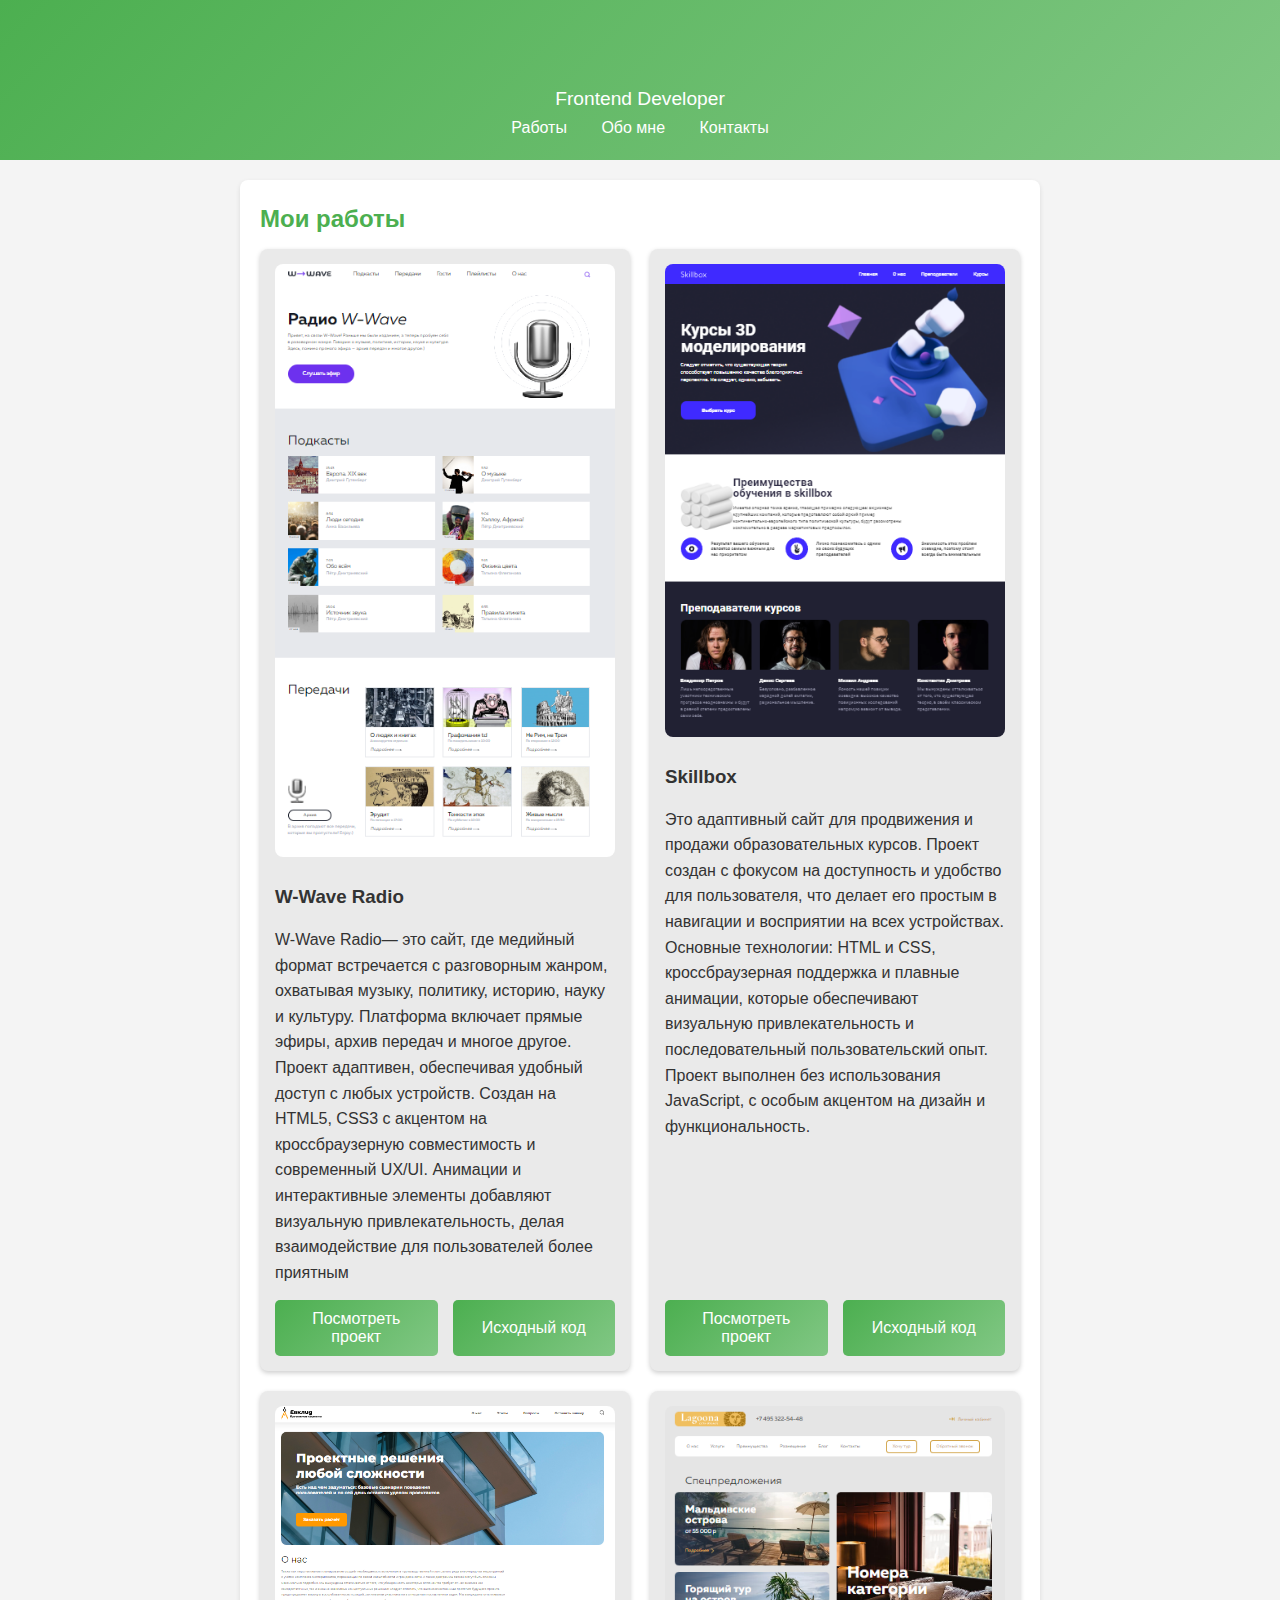
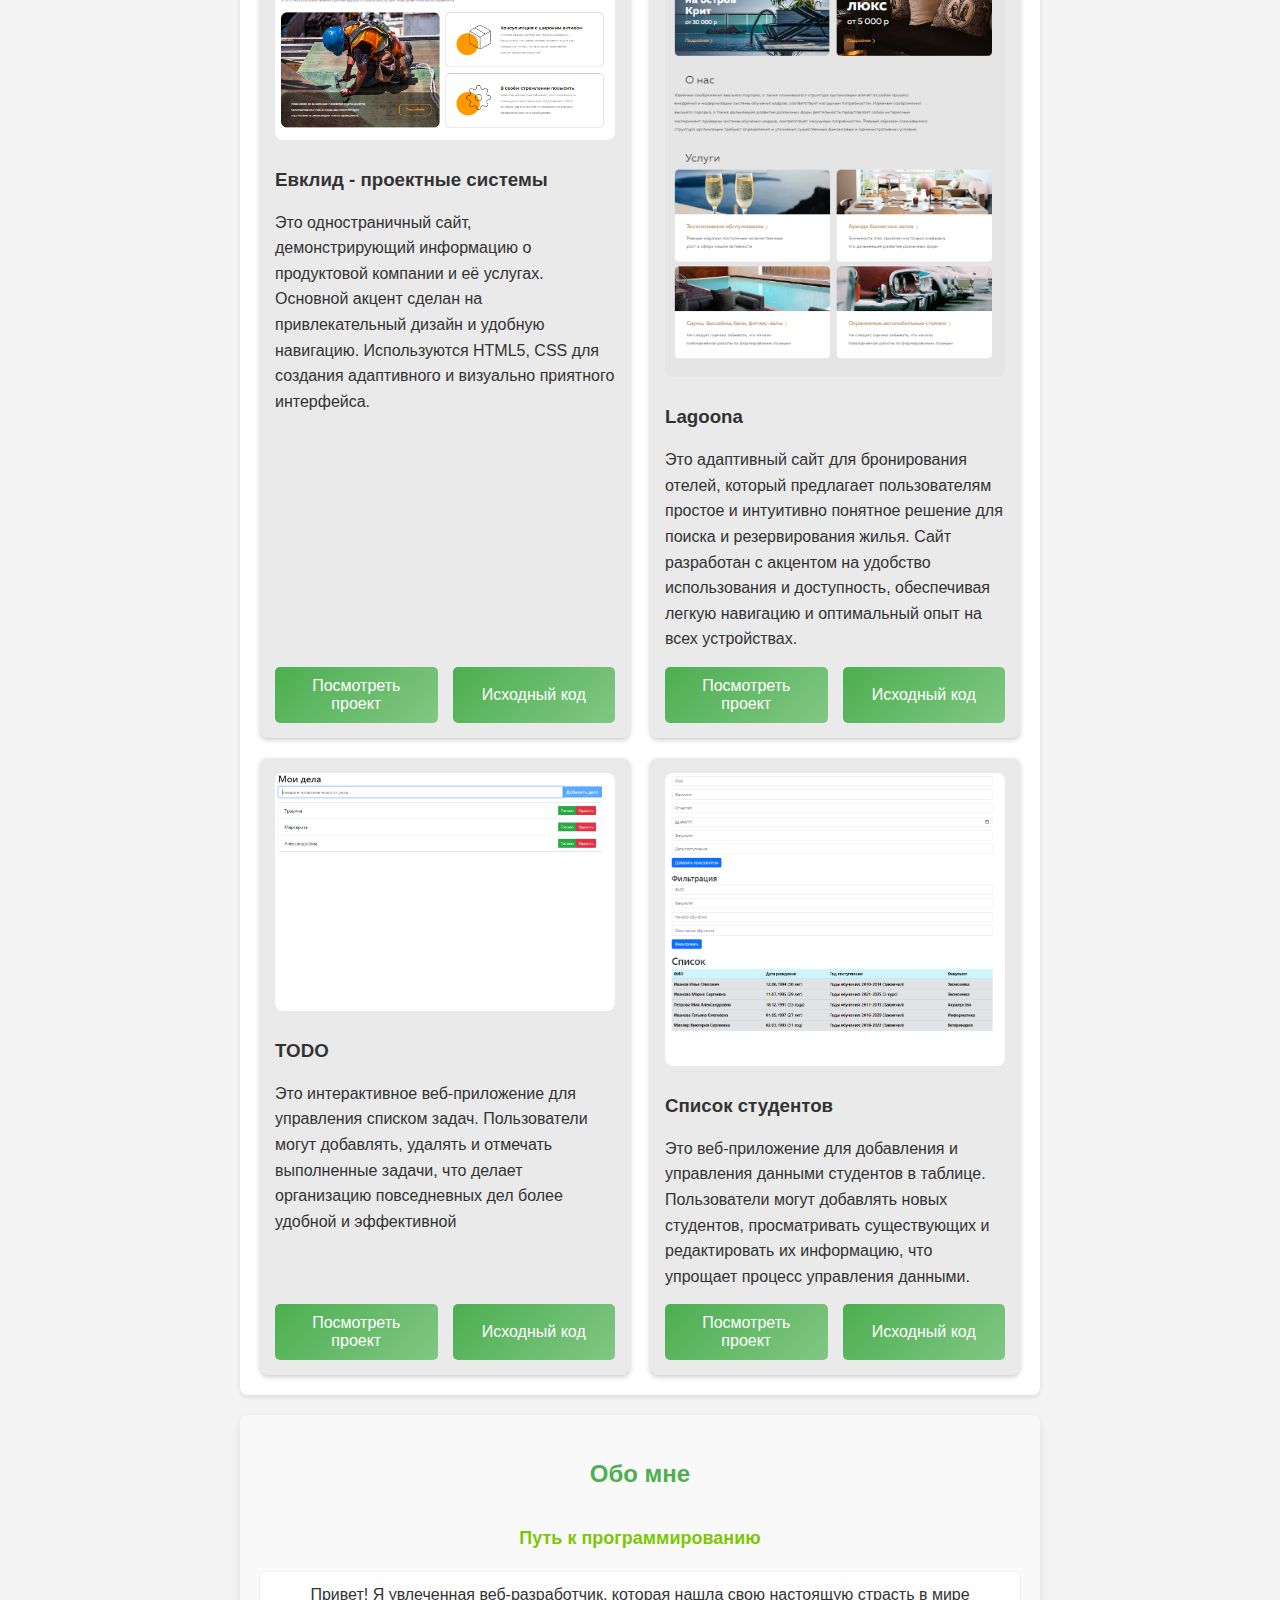
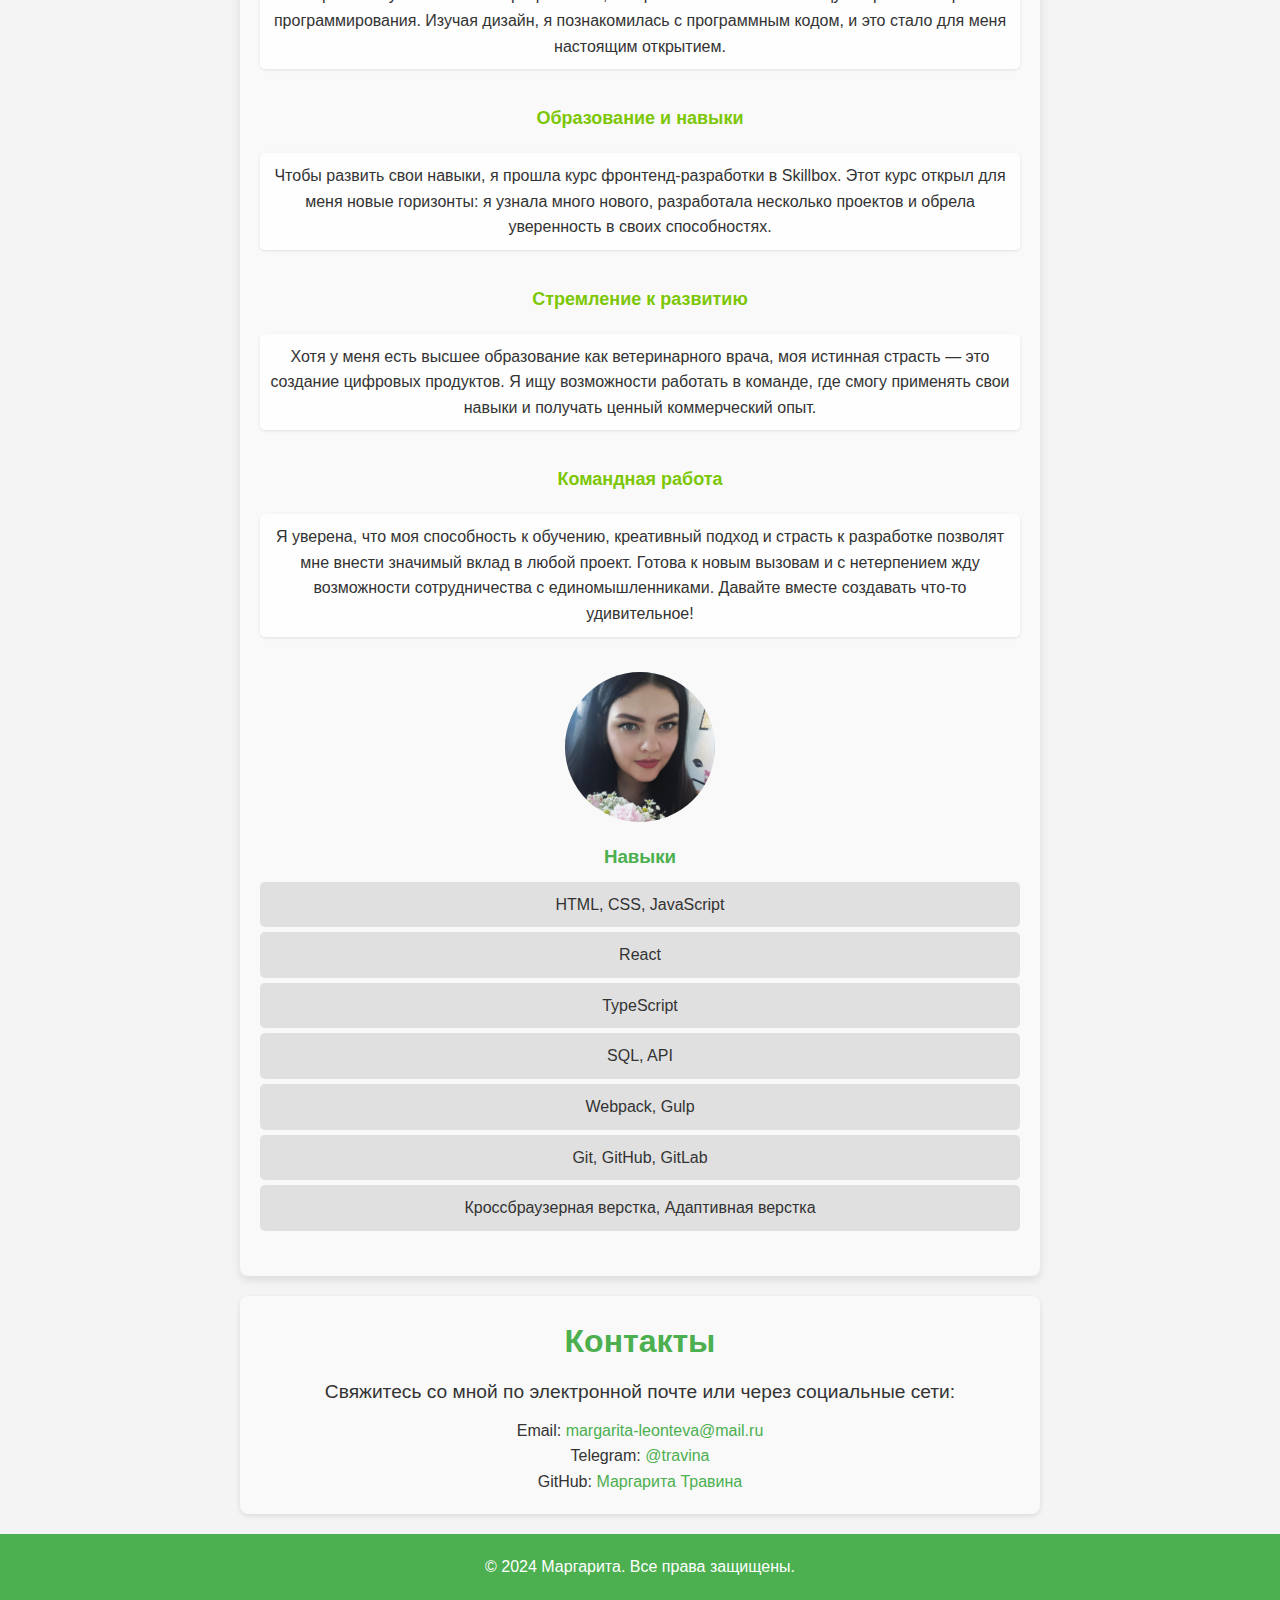
<file: index.html>
<!DOCTYPE html>
<html lang="ru">
    <head>
        <meta charset="UTF-8">
        <meta name="viewport" content="width=device-width, initial-scale=1.0">
        <title>Мое портфолио | Маргарита</title>
        <meta name="description"
            content="Портфолио Маргариты – веб-разработчика. Здесь представлены мои работы, опыт и контактная информация.">
        <link rel="stylesheet" href="style.css">
    </head>
    <body class="page">
        <header class="header">
            <h1 class="header__title">Привет! Я Маргарита</h1>
            <p class="header__subtitle">Frontend Developer</p>
            <nav class="header__nav">
                <ul class="nav__list">
                    <li class="nav__item"><a href="#projects"
                            class="nav__link">Работы</a></li>
                    <li class="nav__item"><a href="#about" class="nav__link">Обо
                            мне</a></li>
                    <li class="nav__item"><a href="#contact"
                            class="nav__link">Контакты</a></li>
                </ul>
            </nav>
        </header>
        <section id="projects" class="projects hidden">
            <h2 class="projects__title">Мои работы</h2>
            <div class="projects__container">
                <div class="project-card hidden">
                    <img src="img/project-card-1.png" alt="Проект 1"
                        class="project-card__image">
                    <h3 class="project-card__title">W-Wave Radio</h3>
                    <p class="project-card__description">W-Wave Radio— это сайт,
                        где медийный формат встречается с
                        разговорным жанром, охватывая музыку, политику, историю,
                        науку и культуру. Платформа включает прямые эфиры, архив
                        передач и многое другое. Проект адаптивен, обеспечивая
                        удобный доступ с любых устройств. Создан на HTML5, CSS3
                        с акцентом на кроссбраузерную совместимость и
                        современный UX/UI. Анимации и интерактивные элементы
                        добавляют визуальную привлекательность, делая
                        взаимодействие для пользователей более приятным</p>
                    <div class="project-card__links">
                        <button class="project-card__button"
                            onclick="window.open('https://Margarita-Travina.github.io/travina/projects/project1/', '_blank')">Посмотреть
                            проект</button>
                        <button class="project-card__button"
                            onclick="window.open('https://github.com/Margarita-Travina/travina/tree/main/projects/project1', '_blank')">Исходный
                            код</button>
                    </div>
                </div>
                <div class="project-card hidden">
                    <img src="img/project-card-2.png" alt="Проект 2"
                        class="project-card__image">
                    <h3 class="project-card__title">Skillbox</h3>
                    <p class="project-card__description">Это адаптивный сайт для
                        продвижения и продажи
                        образовательных курсов. Проект создан с фокусом на
                        доступность и удобство для пользователя, что делает его
                        простым в навигации и восприятии на всех устройствах.
                        Основные технологии: HTML и CSS, кроссбраузерная
                        поддержка и плавные анимации, которые обеспечивают
                        визуальную привлекательность и последовательный
                        пользовательский опыт. Проект выполнен без использования
                        JavaScript, с особым акцентом на дизайн и
                        функциональность.</p>
                    <div class="project-card__links">
                        <button class="project-card__button"
                            onclick="window.open('https://Margarita-Travina.github.io/travina/projects/project2/', '_blank')">Посмотреть
                            проект</button>
                        <button class="project-card__button"
                            onclick="window.open('https://github.com/Margarita-Travina/travina/tree/main/projects/project2', '_blank')">Исходный
                            код</button>
                    </div>
                </div> <div class="project-card hidden">
                    <img src="img/project-card-3.png" alt="Проект 3"
                        class="project-card__image">
                    <h3 class="project-card__title">Евклид - проектные
                        системы</h3>
                    <p class="project-card__description">Это одностраничный
                        сайт, демонстрирующий информацию о
                        продуктовой компании и её услугах. Основной акцент
                        сделан на привлекательный дизайн и удобную навигацию.
                        Используются HTML5, CSS для создания адаптивного и
                        визуально приятного интерфейса.</p>
                    <div class="project-card__links">
                        <button class="project-card__button"
                            onclick="window.open('https://Margarita-Travina.github.io/travina/projects/project3/', '_blank')">Посмотреть
                            проект</button>
                        <button class="project-card__button"
                            onclick="window.open('https://github.com/Margarita-Travina/travina/tree/main/projects/project3', '_blank')">Исходный
                            код</button>
                    </div>
                </div> <div class="project-card hidden">
                    <img src="img/project-card-4.png" alt="Проект 4"
                        class="project-card__image">
                    <h3 class="project-card__title">Lagoona</h3>
                    <p class="project-card__description">Это адаптивный сайт для
                        бронирования отелей, который
                        предлагает пользователям простое и интуитивно понятное
                        решение для поиска и резервирования жилья. Сайт
                        разработан с акцентом на удобство использования и
                        доступность, обеспечивая легкую навигацию и оптимальный
                        опыт на всех устройствах.</p>
                    <div class="project-card__links">
                        <button class="project-card__button"
                            onclick="window.open('https://Margarita-Travina.github.io/travina/projects/project4/', '_blank')">Посмотреть
                            проект</button>
                        <button class="project-card__button"
                            onclick="window.open('https://github.com/Margarita-Travina/travina/tree/main/projects/project4', '_blank')">Исходный
                            код</button>
                    </div>
                </div> <div class="project-card hidden">
                    <img src="img/project-card-5.png" alt="Проект 5"
                        class="project-card__image">
                    <h3 class="project-card__title">TODO</h3>
                    <p class="project-card__description"> Это интерактивное
                        веб-приложение для управления списком
                        задач. Пользователи могут добавлять, удалять и отмечать
                        выполненные задачи, что делает организацию повседневных
                        дел более удобной и эффективной</p>
                    <div class="project-card__links">
                        <button class="project-card__button"
                            onclick="window.open('https://Margarita-Travina.github.io/travina/projects/project5/', '_blank')">Посмотреть
                            проект</button>
                        <button class="project-card__button"
                            onclick="window.open('https://github.com/Margarita-Travina/travina/tree/main/projects/project5', '_blank')">Исходный
                            код</button>
                    </div>
                </div> <div class="project-card hidden">
                    <img src="img/project-card-6.png" alt="Проект 6"
                        class="project-card__image">
                    <h3 class="project-card__title">Список студентов</h3>
                    <p class="project-card__description">Это веб-приложение для
                        добавления и управления данными
                        студентов в таблице. Пользователи могут добавлять новых
                        студентов, просматривать существующих и редактировать их
                        информацию, что упрощает процесс управления данными.</p>
                    <div class="project-card__links">
                        <button class="project-card__button"
                            onclick="window.open('https://Margarita-Travina.github.io/travina/projects/project6/', '_blank')">Посмотреть
                            проект</button>
                        <button class="project-card__button"
                            onclick="window.open('https://github.com/Margarita-Travina/travina/tree/main/projects/project6', '_blank')">Исходный
                            код</button>
                    </div>
                </div>
            </div>
        </section>
        <section id="about" class="about hidden">
            <h2 class="about__title">Обо мне</h2>
            <div class="about__container">
                <h3 class="about__heading">Путь к программированию</h3>
                <p class="about__text">Привет! Я увлеченная веб-разработчик,
                    которая нашла свою настоящую страсть в мире
                    программирования. Изучая дизайн, я познакомилась с
                    программным кодом, и это стало для меня настоящим
                    открытием.</p>

                <h3 class="about__heading">Образование и навыки</h3>
                <p class="about__text">Чтобы развить свои навыки, я прошла курс
                    фронтенд-разработки в Skillbox. Этот курс открыл для меня
                    новые горизонты: я узнала много нового, разработала
                    несколько проектов и обрела уверенность в своих
                    способностях.</p>

                <h3 class="about__heading">Стремление к развитию</h3>
                <p class="about__text">Хотя у меня есть высшее образование как
                    ветеринарного врача, моя истинная страсть — это создание
                    цифровых продуктов. Я ищу возможности работать в команде,
                    где смогу применять свои навыки и получать ценный
                    коммерческий опыт.</p>

                <h3 class="about__heading">Командная работа</h3>
                <p class="about__text">Я уверена, что моя способность к
                    обучению, креативный подход и страсть к разработке позволят
                    мне внести значимый вклад в любой проект. Готова к новым
                    вызовам и с нетерпением жду возможности сотрудничества с
                    единомышленниками. Давайте вместе создавать что-то
                    удивительное!</p>

                <img src="img/my-photo.jpg" alt="Моя фотография"
                    class="about__photo">
            </div>
            <div class="skills">
                <h3 class="skills__title">Навыки</h3>
                <ul class="skills__list">
                    <li class="skills__item">HTML, CSS, JavaScript</li>
                    <li class="skills__item">React</li>
                    <li class="skills__item">TypeScript</li>
                    <li class="skills__item">SQL, API</li>
                    <li class="skills__item">Webpack, Gulp</li>
                    <li class="skills__item">Git, GitHub, GitLab</li>
                    <li class="skills__item">Кроссбраузерная верстка, Адаптивная
                        верстка</li>
                </ul>
            </div>
        </section>
        <section id="contact" class="visible contact">
            <h2 class="contact__title">Контакты</h2>
            <p class="contact__description">Свяжитесь со мной по электронной
                почте или через социальные
                сети:</p>
            <p class="contact__email">Email: <a
                    href="mailto:margarita-leonteva@mail.ru"
                    class="contact__link">margarita-leonteva@mail.ru</a></p>
            <p class="contact__telegram">Telegram: <a
                    href="https://t.me/travina_margarita"
                    class="contact__link">@travina</a></p>
            <p class="contact__github">GitHub: <a
                    href="https://github.com/Margarita-Travina"
                    class="contact__link">Маргарита
                    Травина</a></p>
        </section>
        <footer class="footer">
            <p class="footer__text">&copy; 2024 Маргарита. Все права
                защищены.</p>
        </footer>
        <script src="script.js"></script>
    </body>
</html>
</file>
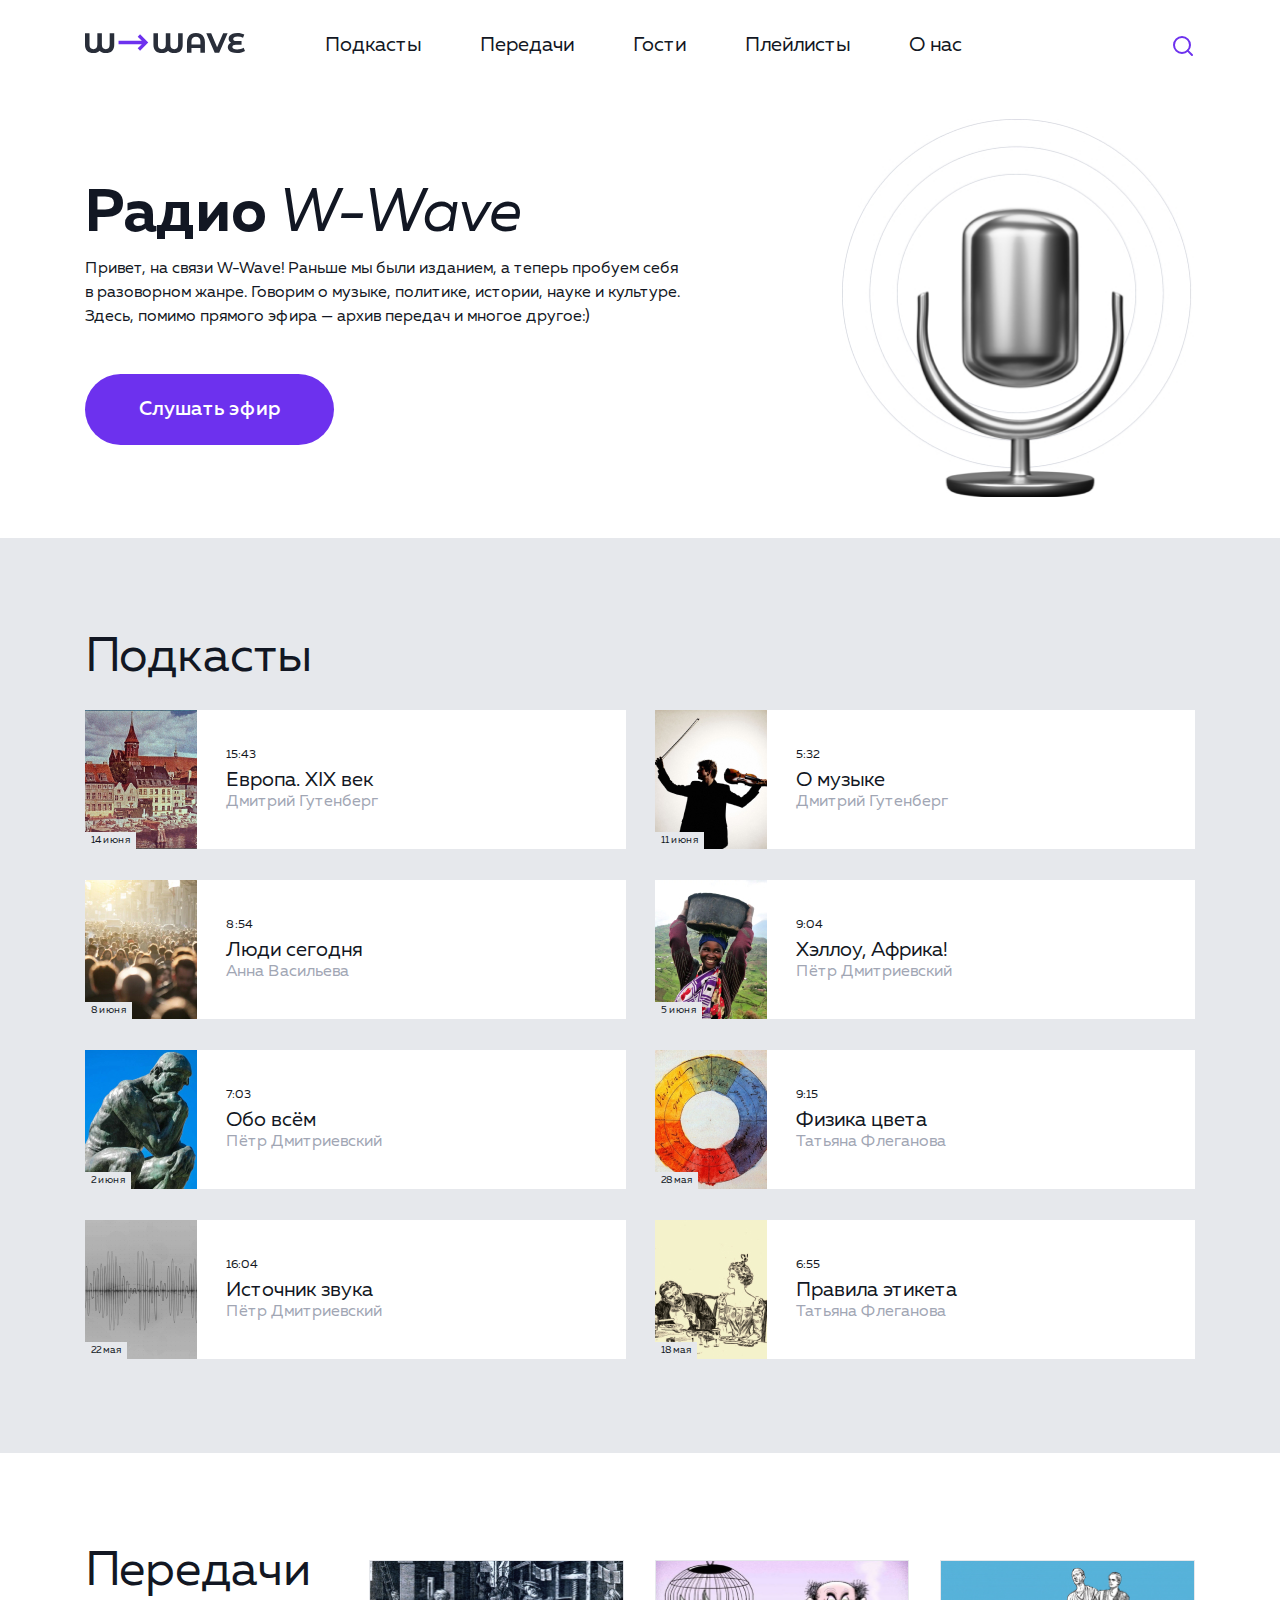
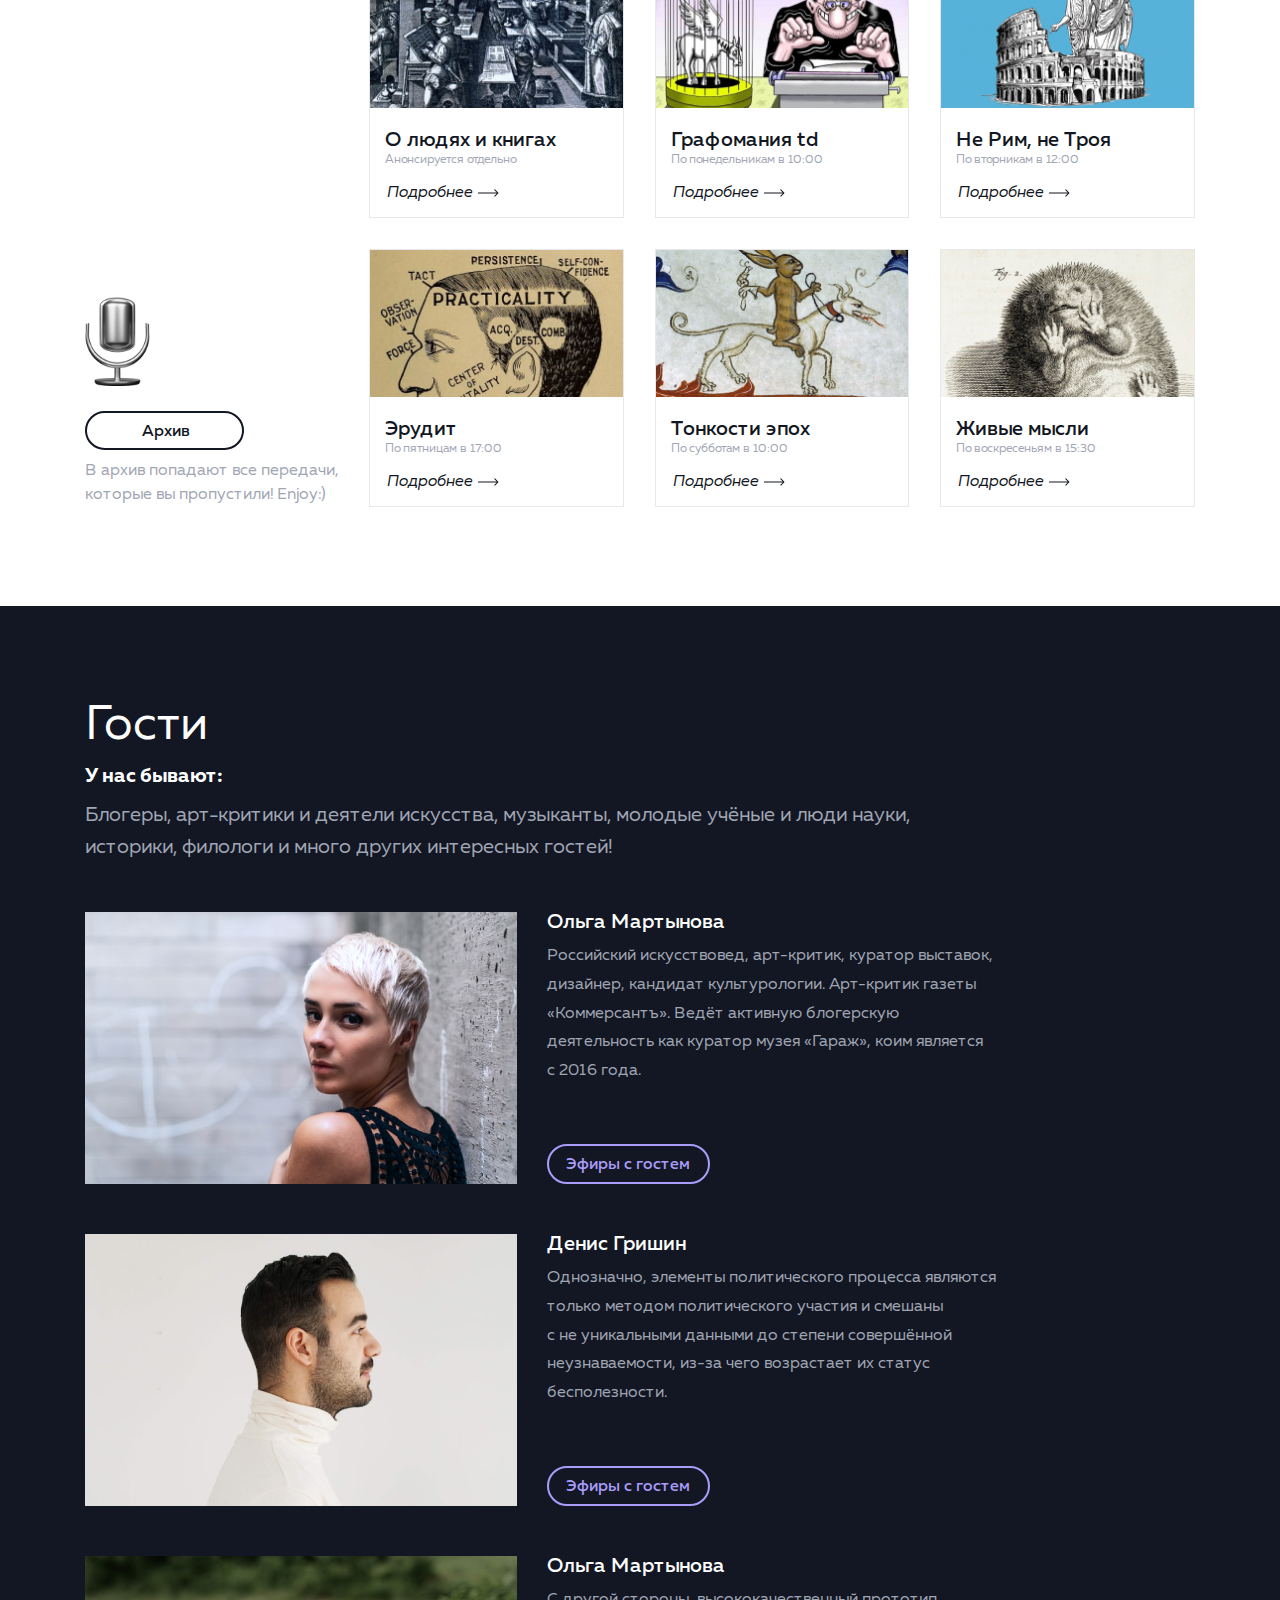
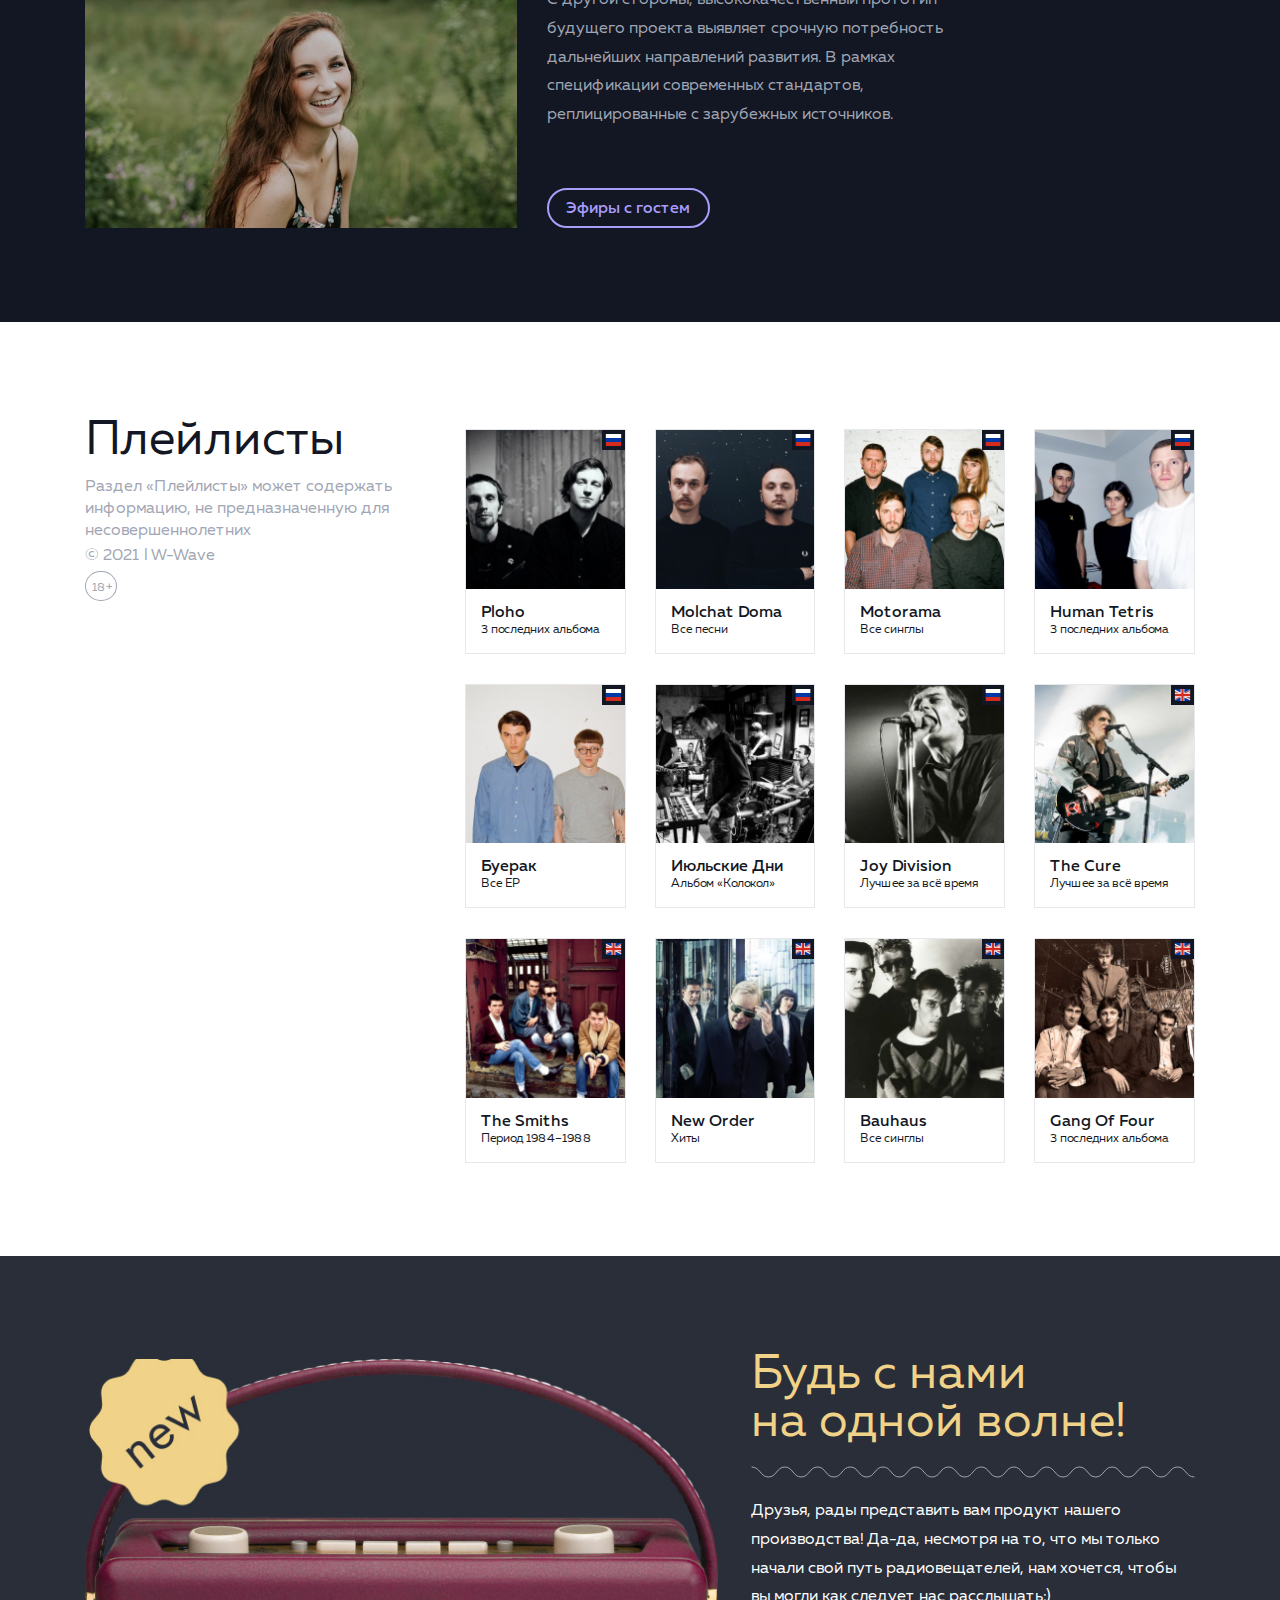
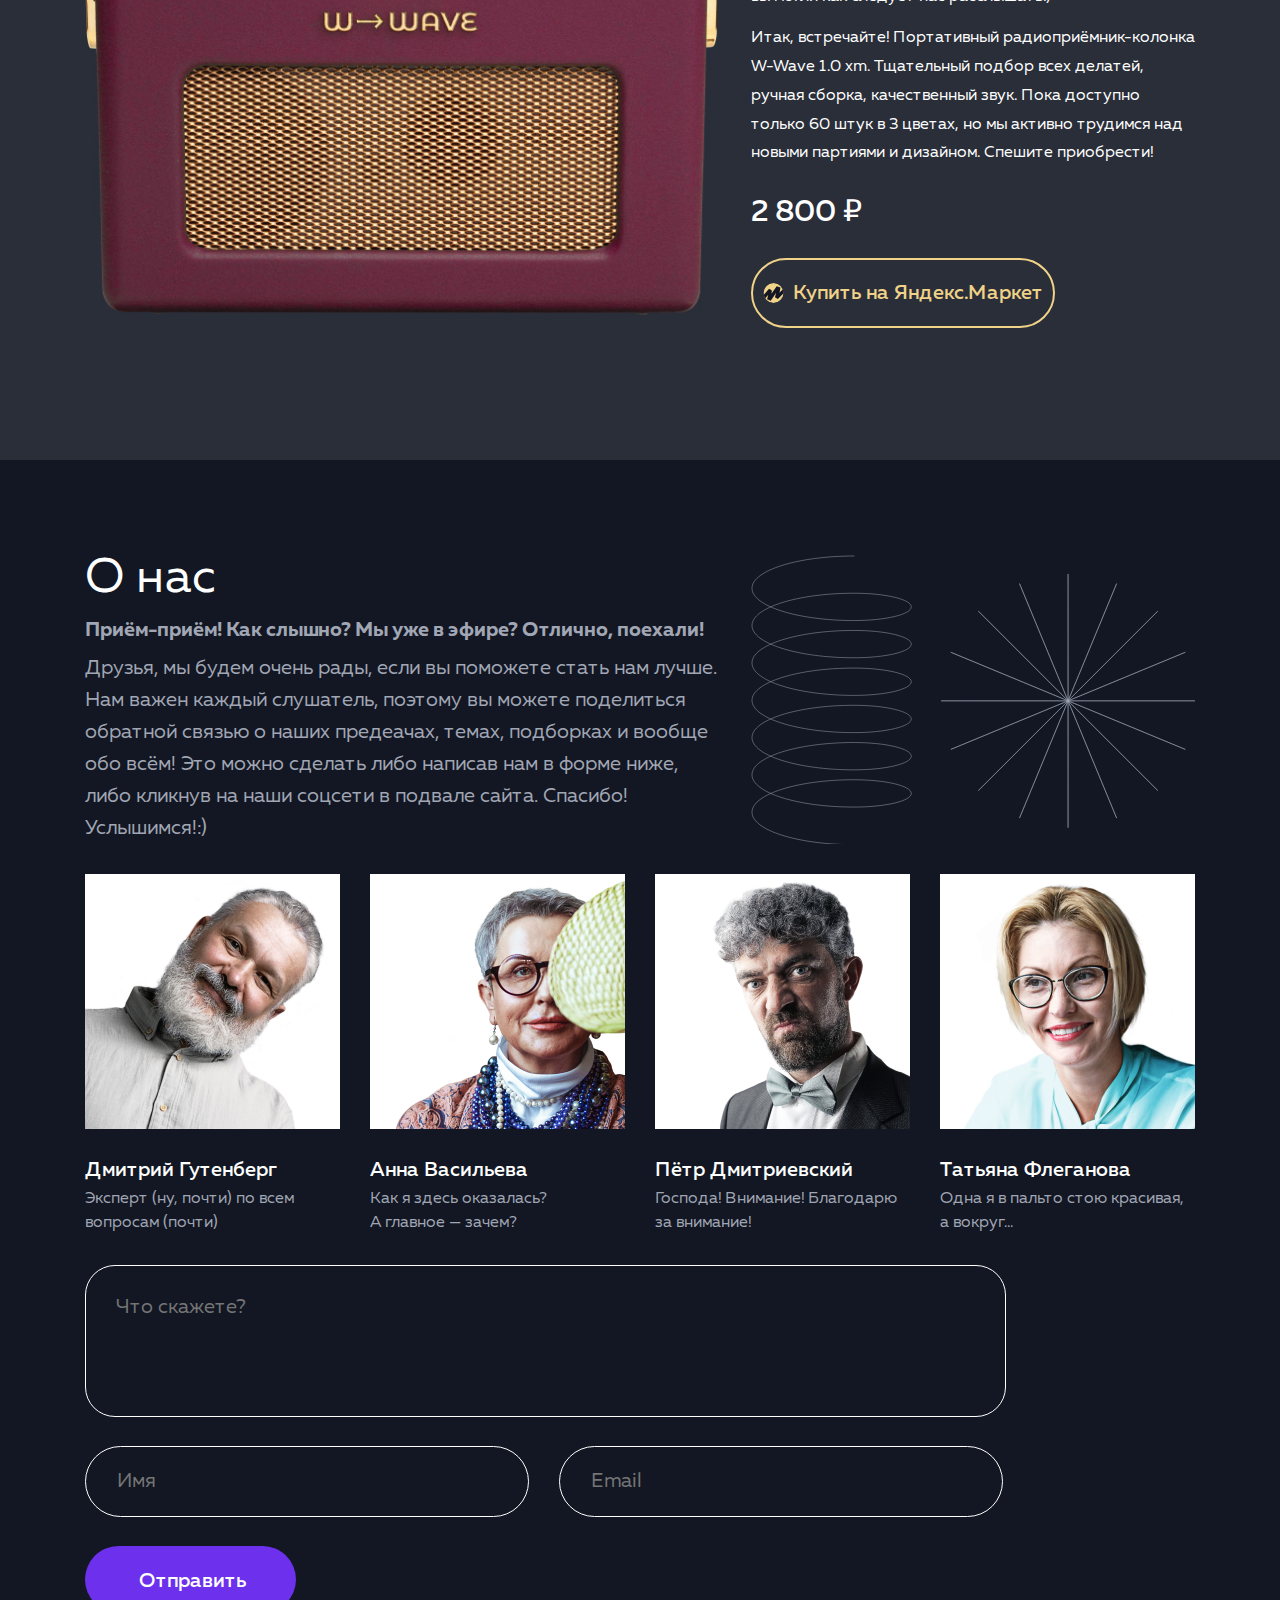
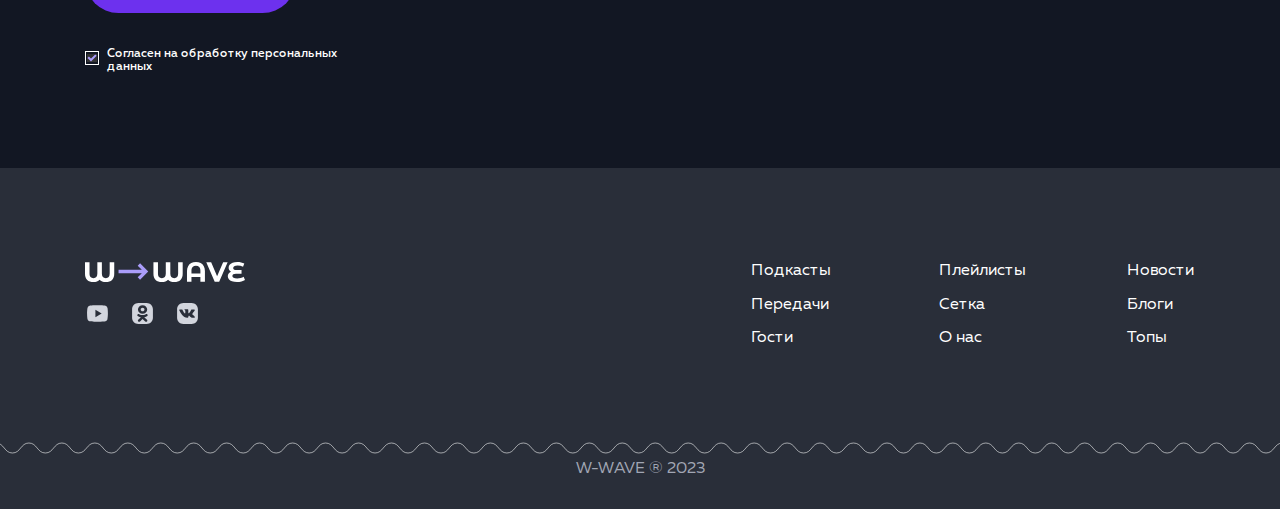
<file: projects/project1/index.html>
<!DOCTYPE html>
<html lang="ru">
  <head>
    <meta charset="UTF-8">
    <meta http-equiv="X-UA-Compatible" content="IE=edge">
    <meta name="viewport" content="width=device-width, initial-scale=1.0">
    <link rel="stylesheet" href="css/normalize.css">
    <link rel="stylesheet" href="css/style.css">
    <link rel="stylesheet" href="css/media.css">
    <link type="image/svg+xml" href="img/favicon.svg" rel="icon">
    <link type="image/svg+xml" href="img/favicon.svg" rel="shortcut icon">
    <title>W-Wave Radio</title>
  </head>

  <body class="page">
    <header class="header">
      <div class="container header__container flex">
        <a class="header__logo-link" href="#">
          <img
            class="header__logo logo"
            src="img/logo.svg"
            alt="Официальная страница компании wave">
        </a>
        <nav class="header__nav nav">
          <ul class="list-reset nav__list flex">
            <li class="nav__item">
              <a
                class="nav__link"
                href="#podcasts">Подкасты
              </a>
            </li>
            <li class="nav__item">
              <a
                class="nav__link"
                href="#transfers">Передачи</a>
            </li>
            <li class="nav__item">
              <a
                class="nav__link"
                href="#guests">Гости</a>
            </li>
            <li class="nav__item">
              <a
                class="nav__link"
                href="#playlists">Плейлисты</a>
            </li>
            <li class="nav__item">
              <a
                class="nav__link"
                href="#information">О&nbsp;нас</a>
            </li>
          </ul>
        </nav>
        <button
          class="header__button btn-reset disabled"
          aria-label="Показать форму поиска по сайту">
          <svg
            width="24"
            height="24"
            viewBox="0 0 24 24"
            fill="none"
            xmlns="http://www.w3.org/2000/svg">
            <path
              d="M11 19C15.4183 19 19 15.4183 19 11C19 6.58172 15.4183 3 11 3C6.58172 3 3 6.58172 3 11C3 15.4183 6.58172 19 11 19Z"
              stroke="#6D31EE"
              stroke-width="2"
              stroke-linecap="round"
              stroke-linejoin="round" />
            <path
              d="M21 21L16.65 16.65"
              stroke="#6D31EE"
              stroke-width="2"
              stroke-linecap="round"
              stroke-linejoin="round" />
          </svg>
        </button>
      </div>
    </header>
    <section class="hero flex" id="hero">
      <div class="container">
        <div class="hero__container">
          <div class="hero__content">
            <h1 class="hero__title">
              Радио
              <span class="hero__title-desc">W-Wave</span>
            </h1>
            <p class="hero__desc">
              Привет, на&nbsp;связи W-Wave! Раньше мы&nbsp;были изданием,
              а&nbsp;теперь пробуем себя в&nbsp;разоворном жанре. Говорим
              о&nbsp;музыке, политике, истории, науке и&nbsp;культуре. Здесь,
              помимо прямого эфира&nbsp;&mdash; архив передач и&nbsp;многое
              другое:)
            </p>
            <a class="hero__btn btn-blue btn-reset" href="#">Слушать эфир</a>
          </div>
        </div>
      </div>
    </section>
    <section class="podcasts" id="podcasts">
      <div class="container">
        <h2 class="podcasts__title section-title">Подкасты</h2>
        <ul class="podcasts__list flex">
          <li class="podcasts__item">
            <time class="podcasts__item-date"
              datetime="06-14">14&nbsp;июня</time>
            <picture class="podcasts__item-img">
              <source
                srcset="img/podcasts-1-320.jpg"
                media="(max-width: 634px)">
              <img
                class="podcasts__item-img-list"
                src="img/podcasts-1-1920.jpg"
                alt="Дома 19 века на берегу">
            </picture>
            <div class="podcasts__item-content">
              <time class="podcasts__item-time" datetime="15:43:00"> 15:43
              </time>
              <h3 class="podcasts__item-text item-content-title">Европа. XIX
                век</h3>
              <p class="podcasts__item-text-bt">Дмитрий Гутенберг</p>
            </div>
          </li>
          <li class="podcasts__item">
            <time class="podcasts__item-date"
              datetime="06-11">11&nbsp;июня</time>
            <picture class="podcasts__item-img">
              <source
                srcset="img/podcasts-2-320.jpg"
                media="(max-width: 634px)">
              <img
                class="podcasts__item-img-list"
                src="img/podcasts-2-1920.jpg"
                alt="Музыкант со скрипкой">
            </picture>
            <div class="podcasts__item-content">
              <time class="podcasts__item-time" datetime="05:32:00"> 5:32
              </time>
              <h3
                class="podcasts__item-text item-content-title">О&nbsp;музыке</h3>
              <p class="podcasts__item-text-bt">Дмитрий Гутенберг</p>
            </div>
          </li>
          <li class="podcasts__item">
            <time class="podcasts__item-date"
              datetime="06-08">8&nbsp;июня</time>
            <picture class="podcasts__item-img">
              <source
                srcset="img/podcasts-3-320.jpg"
                media="(max-width: 634px)">
              <img class="podcasts__item-img-list" src="img/podcasts-3-1920.jpg"
                alt="Многолюдная улицы">
            </picture>
            <div class="podcasts__item-content">
              <time class="podcasts__item-time" datetime="08:54:00"> 8:54
              </time>
              <h3 class="podcasts__item-text item-content-title">Люди
                сегодня</h3>
              <p class="podcasts__item-text-bt">Анна Васильева</p>
            </div>
          </li>
          <li class="podcasts__item">
            <time class="podcasts__item-date"
              datetime="06-05">5&nbsp;июня</time>
            <picture class="podcasts__item-img">
              <source
                srcset="img/podcasts-4-320.jpg"
                media="(max-width: 634px)">
              <img
                class="podcasts__item-img-list"
                src="img/podcasts-4-1920.jpg"
                alt="Темнокожая женщина с красивой улыбкой">
            </picture>
            <div class="podcasts__item-content">
              <time class="podcasts__item-time" datetime="09:04:00"> 9:04
              </time>
              <h3 class="podcasts__item-text item-content-title">Хэллоу,
                Африка!</h3>
              <p class="podcasts__item-text-bt">Пётр Дмитриевский</p>
            </div>
          </li>
          <li class="podcasts__item">
            <time class="podcasts__item-date"
              datetime="06-02">2&nbsp;июня</time>
            <picture class="podcasts__item-img">
              <source
                srcset="img/podcasts-5-320.jpg"
                media="(max-width: 634px)">
              <img
                class="podcasts__item-img-list"
                src="img/podcasts-5-1920.jpg"
                alt="Статуя задумчивого мужчины">
            </picture>
            <div class="podcasts__item-content">
              <time class="podcasts__item-time" datetime="07:03:00"> 7:03
              </time>
              <h3 class="podcasts__item-text item-content-title">Обо всём</h3>
              <p class="podcasts__item-text-bt">Пётр Дмитриевский</p>
            </div>
          </li>
          <li class="podcasts__item">
            <time class="podcasts__item-date"
              datetime="05-28">28&nbsp;мая</time>
            <picture class="podcasts__item-img">
              <source
                srcset="img/podcasts-6-320.jpg"
                media="(max-width: 634px)">
              <img
                class="podcasts__item-img-list"
                src="img/podcasts-6-1920.jpg"
                alt="Круг с переходом цвета">
            </picture>
            <div class="podcasts__item-content">
              <time class="podcasts__item-time" datetime="09:15:00"> 9:15
              </time>
              <h3 class="podcasts__item-text item-content-title">Физика
                цвета</h3>
              <p class="podcasts__item-text-bt">Татьяна Флеганова</p>
            </div>
          </li>
          <li class="podcasts__item">
            <time class="podcasts__item-date"
              datetime="05-22">22&nbsp;мая</time>
            <picture class="podcasts__item-img">
              <source
                srcset="img/podcasts-7-320.jpg"
                media="(max-width: 634px)">
              <img
                class="podcasts__item-img-list"
                src="img/podcasts-7-1920.jpg"
                alt="Визуальный эквалайзер">
            </picture>
            <div class="podcasts__item-content">
              <time class="podcasts__item-time" datetime="16:04:00"> 16:04
              </time>
              <h3 class="podcasts__item-text item-content-title">Источник
                звука</h3>
              <p class="podcasts__item-text-bt">Пётр Дмитриевский</p>
            </div>
          </li>
          <li class="podcasts__item">
            <time class="podcasts__item-date"
              datetime="05-18">18&nbsp;мая</time>
            <picture class="podcasts__item-img">
              <source
                srcset="img/podcasts-8-320.jpg"
                media="(max-width: 634px)">
              <img
                class="podcasts__item-img-list"
                src="img/podcasts-8-1920.jpg"
                alt="Джентельмен с дамой за столом">
            </picture>
            <div class="podcasts__item-content">
              <time class="podcasts__item-time" datetime="06:55:00"> 6:55
              </time>
              <h3 class="podcasts__item-text item-content-title">Правила
                этикета</h3>
              <p class="podcasts__item-text-bt">Татьяна Флеганова</p>
            </div>
          </li>
        </ul>
      </div>
    </section>
    <section class="transfers flex" id="transfers">
      <div class="container">
        <div class="transfers__container flex">
          <h2 class="transfers__title section-title">Передачи</h2>
          <ul class="transfers__right-list flex">
            <li class="transfers__right-item">
              <picture class="transfers__item-img">
                <source
                  srcset="img/transfers-1-320.jpg"
                  media="(max-width: 634px)">
                <source
                  srcset="img/transfers-1-768.jpg"
                  media="(max-width: 907px)">
                <img
                  class="transfers__item-img-list"
                  src="img/transfers-1-1920.jpg"
                  alt="Черно белый рисунок старой библиотеки">
              </picture>
              <div class="transfers__right-item-content">
                <h3 class="transfers__right-item-title item-content-title">
                  О&nbsp;людях и&nbsp;книгах
                </h3>
                <p class="transfers__right-item-text">Анонсируется отдельно</p>
                <a class="transfers__right-item-link" href="#">Подробнее
                  <svg
                    width="30"
                    height="12"
                    viewBox="0 0 28 12"
                    fill="none"
                    xmlns="http://www.w3.org/2000/svg">
                    <path
                      d="M24.3536 6.35355C24.5488 6.15829 24.5488 5.84171 24.3536 5.64645L21.1716 2.46447C20.9763 2.2692 20.6597 2.2692 20.4645 2.46447C20.2692 2.65973 20.2692 2.97631 20.4645 3.17157L23.2929 6L20.4645 8.82843C20.2692 9.02369 20.2692 9.34027 20.4645 9.53553C20.6597 9.7308 20.9763 9.7308 21.1716 9.53553L24.3536 6.35355ZM4 6.5H24V5.5H4V6.5Z"
                      fill="#121723" />
                  </svg>
                </a>
              </div>
            </li>
            <li class="transfers__right-item">
              <picture class="transfers__item-img">
                <source
                  srcset="img/transfers-2-320.jpg"
                  media="(max-width: 634px)">
                <source
                  srcset="img/transfers-2-768.jpg"
                  media="(max-width: 907px)">
                <img
                  class="transfers__item-img-list"
                  src="img/transfers-2-1920.jpg"
                  alt="Персонаж с выраженой графоманией">
              </picture>
              <div class="transfers__right-item-content">
                <h3
                  class="transfers__right-item-title item-content-title">Графомания&nbsp;td</h3>
                <p class="transfers__right-item-text">
                  По&nbsp;понедельникам в&nbsp;10:00
                </p>
                <a class="transfers__right-item-link" href="#">
                  Подробнее
                  <svg
                    width="30"
                    height="12"
                    viewBox="0 0 28 12"
                    fill="none"
                    xmlns="http://www.w3.org/2000/svg">
                    <path
                      d="M24.3536 6.35355C24.5488 6.15829 24.5488 5.84171 24.3536 5.64645L21.1716 2.46447C20.9763 2.2692 20.6597 2.2692 20.4645 2.46447C20.2692 2.65973 20.2692 2.97631 20.4645 3.17157L23.2929 6L20.4645 8.82843C20.2692 9.02369 20.2692 9.34027 20.4645 9.53553C20.6597 9.7308 20.9763 9.7308 21.1716 9.53553L24.3536 6.35355ZM4 6.5H24V5.5H4V6.5Z"
                      fill="#121723" />
                  </svg>
                </a>
              </div>
            </li>
            <li class="transfers__right-item">
              <picture class="transfers__item-img">
                <source
                  srcset="img/transfers-3-320.jpg"
                  media="(max-width: 634px)">
                <source
                  srcset="img/transfers-3-768.jpg"
                  media="(max-width: 907px)">
                <img
                  class="transfers__item-img-list"
                  src="img/transfers-3-1920.jpg"
                  alt="Колизей с двумя римлянами в традиционной одежде">
              </picture>
              <div class="transfers__right-item-content">
                <h3 class="transfers__right-item-title item-content-title">
                  Не&nbsp;Рим, не&nbsp;Троя
                </h3>
                <p class="transfers__right-item-text">
                  По&nbsp;вторникам в&nbsp;12:00
                </p>
                <a class="transfers__right-item-link" href="#">
                  Подробнее
                  <svg
                    width="30"
                    height="12"
                    viewBox="0 0 28 12"
                    fill="none"
                    xmlns="http://www.w3.org/2000/svg">
                    <path
                      d="M24.3536 6.35355C24.5488 6.15829 24.5488 5.84171 24.3536 5.64645L21.1716 2.46447C20.9763 2.2692 20.6597 2.2692 20.4645 2.46447C20.2692 2.65973 20.2692 2.97631 20.4645 3.17157L23.2929 6L20.4645 8.82843C20.2692 9.02369 20.2692 9.34027 20.4645 9.53553C20.6597 9.7308 20.9763 9.7308 21.1716 9.53553L24.3536 6.35355ZM4 6.5H24V5.5H4V6.5Z"
                      fill="#121723" />
                  </svg>
                </a>
              </div>
            </li>
            <li class="transfers__right-item">
              <picture class="transfers__item-img">
                <source
                  srcset="img/transfers-4-320.jpg"
                  media="(max-width: 634px)">
                <source
                  srcset="img/transfers-4-768.jpg"
                  media="(max-width: 907px)">
                <img
                  class="transfers__item-img-list"
                  src="img/transfers-4-1920.jpg"
                  alt="Голова мужчины с надписями на латыни">
              </picture>
              <div class="transfers__right-item-content">
                <h3
                  class="transfers__right-item-title item-content-title">Эрудит</h3>
                <p class="transfers__right-item-text">
                  По&nbsp;пятницам в&nbsp;17:00
                </p>
                <a class="transfers__right-item-link" href="#">
                  Подробнее
                  <svg
                    width="30"
                    height="12"
                    viewBox="0 0 28 12"
                    fill="none"
                    xmlns="http://www.w3.org/2000/svg">
                    <path
                      d="M24.3536 6.35355C24.5488 6.15829 24.5488 5.84171 24.3536 5.64645L21.1716 2.46447C20.9763 2.2692 20.6597 2.2692 20.4645 2.46447C20.2692 2.65973 20.2692 2.97631 20.4645 3.17157L23.2929 6L20.4645 8.82843C20.2692 9.02369 20.2692 9.34027 20.4645 9.53553C20.6597 9.7308 20.9763 9.7308 21.1716 9.53553L24.3536 6.35355ZM4 6.5H24V5.5H4V6.5Z"
                      fill="#121723" />
                  </svg>
                </a>
              </div>
            </li>
            <li class="transfers__right-item">
              <picture class="transfers__item-img">
                <source
                  srcset="img/transfers-5-320.jpg"
                  media="(max-width: 634px)">
                <source
                  srcset="img/transfers-5-768.jpg"
                  media="(max-width: 907px)">
                <img
                  class="transfers__item-img-list"
                  src="img/transfers-5-1920.jpg"
                  alt="Заяц верхом на собаке">
              </picture>
              <div class="transfers__right-item-content">
                <h3
                  class="transfers__right-item-title item-content-title">Тонкости
                  эпох</h3>
                <p class="transfers__right-item-text">
                  По&nbsp;субботам в&nbsp;10:00
                </p>
                <a class="transfers__right-item-link" href="#">
                  Подробнее
                  <svg
                    width="30"
                    height="12"
                    viewBox="0 0 28 12"
                    fill="none"
                    xmlns="http://www.w3.org/2000/svg">
                    <path
                      d="M24.3536 6.35355C24.5488 6.15829 24.5488 5.84171 24.3536 5.64645L21.1716 2.46447C20.9763 2.2692 20.6597 2.2692 20.4645 2.46447C20.2692 2.65973 20.2692 2.97631 20.4645 3.17157L23.2929 6L20.4645 8.82843C20.2692 9.02369 20.2692 9.34027 20.4645 9.53553C20.6597 9.7308 20.9763 9.7308 21.1716 9.53553L24.3536 6.35355ZM4 6.5H24V5.5H4V6.5Z"
                      fill="#121723" />
                  </svg>
                </a>
              </div>
            </li>
            <li class="transfers__right-item">
              <picture class="transfers__item-img">
                <source
                  srcset="img/transfers-6-320.jpg"
                  media="(max-width: 634px)">
                <source
                  srcset="img/transfers-6-768.jpg"
                  media="(max-width: 907px)">
                <img
                  class="transfers__item-img-list"
                  src="img/transfers-6-1920.jpg"
                  alt="Черно белый рисунок ежика">
              </picture>
              <div class="transfers__right-item-content">
                <h3 class="transfers__right-item-title item-content-title">Живые
                  мысли</h3>
                <p class="transfers__right-item-text">
                  По&nbsp;воскресеньям в&nbsp;15:30
                </p>
                <a class="transfers__right-item-link" href="#">
                  Подробнее
                  <svg
                    width="30"
                    height="12"
                    viewBox="0 0 28 12"
                    fill="none"
                    xmlns="http://www.w3.org/2000/svg">
                    <path
                      d="M24.3536 6.35355C24.5488 6.15829 24.5488 5.84171 24.3536 5.64645L21.1716 2.46447C20.9763 2.2692 20.6597 2.2692 20.4645 2.46447C20.2692 2.65973 20.2692 2.97631 20.4645 3.17157L23.2929 6L20.4645 8.82843C20.2692 9.02369 20.2692 9.34027 20.4645 9.53553C20.6597 9.7308 20.9763 9.7308 21.1716 9.53553L24.3536 6.35355ZM4 6.5H24V5.5H4V6.5Z"
                      fill="#121723" />
                  </svg>
                </a>
              </div>
            </li>
          </ul>
          <div class="transfers__left-bottom">
            <a
              class="transfers__btn btn-reset" tabindex="0">
              Архив
            </a>
            <p class="transfers__left-bottom-text">
              В&nbsp;архив попадают все передачи, которые вы&nbsp;пропустили!
              Enjoy:)
            </p>
          </div>
        </div>
      </div>
    </section>
    <section class="guests" id="guests">
      <div class="container">
        <div class="guests__container">
          <h2 class="guests__title section-title">Гости</h2>
          <p class="guests__text-top">У&nbsp;нас бывают:</p>
          <p class="guests__text-bottom">
            Блогеры, арт-критики и&nbsp;деятели искусства, музыканты, молодые
            учёные и&nbsp;люди науки, историки, филологи и&nbsp;много других
            интересных гостей!
          </p>
          <ul class="guests__list">
            <li class="guests__item">
              <picture class="guests__item-img">
                <source
                  srcset="img/guests-1-320.jpg"
                  media="(max-width: 637px)">
                <source
                  srcset="img/guests-1-768.jpg"
                  media="(max-width: 907px)">
                <source
                  srcset="img/guests-1-1024.jpg"
                  media="(max-width: 1155px)">
                <img class="guests__item-img-list"
                  src="img/guests-1-1920.jpg" alt=" ">
              </picture>
              <div class="guests__item-content">
                <h3 class="guests__item-title item-content-title">Ольга
                  Мартынова</h3>
                <p class="guests__item-text">
                  Российский искусствовед, арт-критик, куратор выставок,
                  дизайнер, кандидат культурологии. Арт-критик газеты
                  &laquo;Коммерсантъ&raquo;. Ведёт активную блогерскую
                  деятельность как куратор музея &laquo;Гараж&raquo;, коим
                  является с&nbsp;2016&nbsp;года.
                </p>
                <button class="guests__item-btn">Эфиры с&nbsp;гостем</button>
              </div>
            </li>
            <li class="guests__item">
              <picture class="guests__item-img">
                <source
                  srcset="img/guests-2-320.jpg"
                  media="(max-width: 637px)">
                <source
                  srcset="img/guests-2-768.jpg"
                  media="(max-width: 907px)">
                <source
                  srcset="img/guests-2-1024.jpg"
                  media="(max-width: 1155px)">
                <img class="guests__item-img-list" src="img/guests-2-1920.jpg"
                  alt=" ">
              </picture>
              <div class="guests__item-content">
                <h3 class="guests__item-title item-content-title">Денис
                  Гришин</h3>
                <p class="guests__item-text">
                  Однозначно, элементы политического процесса являются только
                  методом политического участия и&nbsp;смешаны
                  с&nbsp;не&nbsp;уникальными данными до&nbsp;степени совершённой
                  неузнаваемости, из-за чего возрастает их&nbsp;статус
                  бесполезности.
                </p>
                <button class="guests__item-btn">Эфиры с&nbsp;гостем</button>
              </div>
            </li>
            <li class="guests__item">
              <picture class="guests__item-img">
                <source
                  srcset="img/guests-3-320.jpg"
                  media="(max-width: 637px)">
                <source
                  srcset="img/guests-3-768.jpg"
                  media="(max-width: 907px)">
                <source
                  srcset="img/guests-3-1024.jpg"
                  media="(max-width: 1155px)">
                <img class="guests__item-img-list" src="img/guests-3-1920.jpg"
                  alt=" ">
              </picture>
              <div class="guests__item-content">
                <h3 class="guests__item-title item-content-title">Ольга
                  Мартынова</h3>
                <p class="guests__item-text">
                  С&nbsp;другой стороны, высококачественный прототип будущего
                  проекта выявляет срочную потребность дальнейших направлений
                  развития. В&nbsp;рамках спецификации современных стандартов,
                  реплицированные с&nbsp;зарубежных источников.
                </p>
                <button class="guests__item-btn">Эфиры с&nbsp;гостем</button>
              </div>
            </li>
          </ul>
        </div>
      </div>
    </section>
    <section class="playlists" id="playlists">
      <div class="container">
        <div class="playlists__container flex">
          <div class="playlists__up-top flex">
            <h2 class="playlists__title section-title">Плейлисты</h2>
            <p class="playlists__top-text">
              Раздел &laquo;Плейлисты&raquo; может содержать информацию,
              не&nbsp;предназначенную для несовершеннолетних
            </p>
            <p class="playlists__top-text">© 2021 l W-Wave</p>
            <span class="playlists__top-text-18"> 18+ </span>
          </div>
          <div class="playlists__up-bottom">
            <ul class="playlists__list flex">
              <li class="playlists__item">
                <img class="playlists__item-flag"
                  src="img/playlists__item-flag-rus.jpg"
                  alt="Флаг России. Группа из России">
                <picture class="playlists__item-img">
                  <source
                    srcset="img/playlists-1-768.jpg"
                    media="(max-width: 907px)">
                  <source
                    srcset="img/playlists-1-1024.jpg"
                    media="(max-width: 1155px)">
                  <img class="playlists__item-img-list"
                    src="img/playlists-1-1920.jpg" alt=" ">
                </picture>
                <div class="playlists__item-content">
                  <h3
                    class="playlists__item-title item-content-title">Ploho</h3>
                  <p class="playlists__item-text">3&nbsp;последних альбома</p>
                </div>
              </li>
              <li class="playlists__item">
                <img class="playlists__item-flag"
                  src="img/playlists__item-flag-rus.jpg"
                  alt="Флаг России. Группа из России">
                <picture class="playlists__item-img">
                  <source
                    srcset="img/playlists-2-768.jpg"
                    media="(max-width: 907px)">
                  <source
                    srcset="img/playlists-2-1024.jpg"
                    media="(max-width: 1155px)">
                  <img class="playlists__item-img-list"
                    src="img/playlists-2-1920.jpg" alt=" ">
                </picture>
                <div class="playlists__item-content">
                  <h3 class="playlists__item-title item-content-title">Molchat
                    Doma</h3>
                  <p class="playlists__item-text">Все песни</p>
                </div>
              </li>
              <li class="playlists__item">
                <img class="playlists__item-flag"
                  src="img/playlists__item-flag-rus.jpg"
                  alt="Флаг России. Группа из России">
                <picture class="playlists__item-img">
                  <source
                    srcset="img/playlists-3-768.jpg"
                    media="(max-width: 907px)">
                  <source
                    srcset="img/playlists-3-1024.jpg"
                    media="(max-width: 1155px)">
                  <img class="playlists__item-img-list"
                    src="img/playlists-3-1920.jpg" alt=" ">
                </picture>
                <div class="playlists__item-content">
                  <h3
                    class="playlists__item-title item-content-title">Motorama</h3>
                  <p class="playlists__item-text">Все синглы</p>
                </div>
              </li>
              <li class="playlists__item">
                <img class="playlists__item-flag"
                  src="img/playlists__item-flag-rus.jpg"
                  alt="Флаг России. Группа из России">
                <picture class="playlists__item-img">
                  <source
                    srcset="img/playlists-4-768.jpg"
                    media="(max-width: 907px)">
                  <source
                    srcset="img/playlists-4-1024.jpg"
                    media="(max-width: 1155px)">
                  <img class="playlists__item-img-list"
                    src="img/playlists-4-1920.jpg" alt=" ">
                </picture>
                <div class="playlists__item-content">
                  <h3 class="playlists__item-title item-content-title">Human
                    Tetris</h3>
                  <p class="playlists__item-text">3&nbsp;последних альбома</p>
                </div>
              </li>
              <li class="playlists__item">
                <img class="playlists__item-flag"
                  src="img/playlists__item-flag-rus.jpg"
                  alt="Флаг России. Группа из России">
                <picture class="playlists__item-img">
                  <source
                    srcset="img/playlists-5-768.jpg"
                    media="(max-width: 907px)">
                  <source
                    srcset="img/playlists-5-1024.jpg"
                    media="(max-width: 1155px)">
                  <img class="playlists__item-img-list"
                    src="img/playlists-5-1920.jpg" alt=" ">
                </picture>
                <div class="playlists__item-content">
                  <h3
                    class="playlists__item-title item-content-title">Буерак</h3>
                  <p class="playlists__item-text">Все&nbsp;EP</p>
                </div>
              </li>
              <li class="playlists__item">
                <img class="playlists__item-flag"
                  src="img/playlists__item-flag-rus.jpg"
                  alt="Флаг России. Группа из России">
                <picture class="playlists__item-img">
                  <source
                    srcset="img/playlists-6-768.jpg"
                    media="(max-width: 907px)">
                  <source
                    srcset="img/playlists-6-1024.jpg"
                    media="(max-width: 1155px)">
                  <img class="playlists__item-img-list"
                    src="img/playlists-6-1920.jpg" alt=" ">
                </picture>
                <div class="playlists__item-content">
                  <h3 class="playlists__item-title item-content-title">Июльские
                    Дни</h3>
                  <p class="playlists__item-text">Альбом «Колокол»</p>
                </div>
              </li>
              <li class="playlists__item">
                <img class="playlists__item-flag"
                  src="img/playlists__item-flag-rus.jpg"
                  alt="Флаг России. Группа из России">
                <picture class="playlists__item-img">
                  <source
                    srcset="img/playlists-7-768.jpg"
                    media="(max-width: 907px)">
                  <source
                    srcset="img/playlists-7-1024.jpg"
                    media="(max-width: 1155px)">
                  <img class="playlists__item-img-list"
                    src="img/playlists-7-1920.jpg" alt=" ">
                </picture>
                <div class="playlists__item-content">
                  <h3 class="playlists__item-title item-content-title">Joy
                    Division</h3>
                  <p class="playlists__item-text">Лучшее за&nbsp;всё время</p>
                </div>
              </li>
              <li class="playlists__item">
                <img class="playlists__item-flag"
                  src="img/playlists__item-flag-gb.jpg"
                  alt="Флаг Великобритании. Группа из Великобритании">
                <picture class="playlists__item-img">
                  <source
                    srcset="img/playlists-8-768.jpg"
                    media="(max-width: 907px)">
                  <source
                    srcset="img/playlists-8-1024.jpg"
                    media="(max-width: 1155px)">
                  <img class="playlists__item-img-list"
                    src="img/playlists-8-1920.jpg" alt=" ">
                </picture>
                <div class="playlists__item-content">
                  <h3 class="playlists__item-title item-content-title">The
                    Cure</h3>
                  <p class="playlists__item-text">Лучшее за&nbsp;всё время</p>
                </div>
              </li>
              <li class="playlists__item">
                <img class="playlists__item-flag"
                  src="img/playlists__item-flag-gb.jpg"
                  alt="Флаг Великобритании. Группа из Великобритании">
                <picture class="playlists__item-img">
                  <source
                    srcset="img/playlists-9-768.jpg"
                    media="(max-width: 907px)">
                  <source
                    srcset="img/playlists-9-1024.jpg"
                    media="(max-width: 1155px)">
                  <img class="playlists__item-img-list"
                    src="img/playlists-9-1920.jpg" alt=" ">
                </picture>
                <div class="playlists__item-content">
                  <h3 class="playlists__item-title item-content-title">The
                    Smiths</h3>
                  <p class="playlists__item-text">Период 1984&ndash;1988</p>
                </div>
              </li>
              <li class="playlists__item">
                <img class="playlists__item-flag"
                  src="img/playlists__item-flag-gb.jpg"
                  alt="Флаг Великобритании. Группа из Великобритании">
                <picture class="playlists__item-img">
                  <source
                    srcset="img/playlists-10-768.jpg"
                    media="(max-width: 907px)">
                  <source
                    srcset="img/playlists-10-1024.jpg"
                    media="(max-width: 1155px)">
                  <img class="playlists__item-img-list"
                    src="img/playlists-10-1920.jpg" alt=" ">
                </picture>
                <div class="playlists__item-content">
                  <h3 class="playlists__item-title item-content-title">New
                    Order</h3>
                  <p class="playlists__item-text">Хиты</p>
                </div>
              </li>
              <li class="playlists__item">
                <img class="playlists__item-flag"
                  src="img/playlists__item-flag-gb.jpg"
                  alt="Флаг Великобритании. Группа из Великобритании">
                <picture class="playlists__item-img">
                  <source
                    srcset="img/playlists-11-768.jpg"
                    media="(max-width: 907px)">
                  <source
                    srcset="img/playlists-11-1024.jpg"
                    media="(max-width: 1155px)">
                  <img class="playlists__item-img-list"
                    src="img/playlists-11-1920.jpg" alt=" ">
                </picture>
                <div class="playlists__item-content">
                  <h3
                    class="playlists__item-title item-content-title">Bauhaus</h3>
                  <p class="playlists__item-text">Все синглы</p>
                </div>
              </li>
              <li class="playlists__item">
                <img class="playlists__item-flag"
                  src="img/playlists__item-flag-gb.jpg"
                  alt="Флаг Великобритании. Группа из Великобритании">
                <picture class="playlists__item-img">
                  <source
                    srcset="img/playlists-12-768.jpg"
                    media="(max-width: 907px)">
                  <source
                    srcset="img/playlists-12-1024.jpg"
                    media="(max-width: 1155px)">
                  <img class="playlists__item-img-list"
                    src="img/playlists-12-1920.jpg" alt=" ">
                </picture>
                <div class="playlists__item-content">
                  <h3 class="playlists__item-title item-content-title">Gang
                    Of&nbsp;Four</h3>
                  <p class="playlists__item-text">3&nbsp;последних альбома</p>
                </div>
              </li>
            </ul>
          </div>
        </div>
      </div>
    </section>
    <section class="stock" id="stock">
      <div class="container">
        <div class="stock__container flex">
          <picture class="stock__img">
            <source
              srcset="img/stock-1024.jpg"
              media="(max-width: 1155px)">
            <img
              class="stock__img-list"
              src="img/stock-1920.jpg"
              alt="Портативный радиоприемник-колонка">
          </picture>
          <div class="stock__content">
            <h2 class="stock__title">Будь с&nbsp;нами на&nbsp;одной волне!</h2>
            <p class="stock__text-top">
              Друзья, рады представить вам продукт нашего производства! Да-да,
              несмотря на&nbsp;то, что мы&nbsp;только начали свой путь
              радиовещателей, нам хочется, чтобы вы&nbsp;могли как следует нас
              расслышать:)
            </p>
            <p class="stock__text">
              Итак, встречайте! Портативный радиоприёмник-колонка W-Wave
              1.0&nbsp;xm. Тщательный подбор всех делатей, ручная сборка,
              качественный звук. Пока доступно только 60&nbsp;штук
              в&nbsp;3&nbsp;цветах, но&nbsp;мы&nbsp;активно трудимся над новыми
              партиями и&nbsp;дизайном. Спешите приобрести!
            </p>
            <p class="stock__price">2&nbsp;800&nbsp;₽</p>
            <a class="stock__btn btn-reset" href="#" tabindex="0">
              <svg
                xmlns="http://www.w3.org/2000/svg"
                width="21"
                height="20"
                viewBox="0 0 21 20"
                fill="none">
                <g clip-path="url(#clip0_103335_385)">
                  <path class="stock__btn-svg"
                    d="M10.5 20C16.0228 20 20.5 15.5228 20.5 9.99998C20.5 4.47714 16.0228 0 10.5 0C4.97724 0 0.5 4.47714 0.5 9.99998C0.5 15.5228 4.97724 20 10.5 20Z"
                    fill="#F0D288" />
                  <path class="stock__btn-svg-bg"
                    d="M17.4385 4.54391L13.7295 3.17676L8.3957 10.8637L8.92677 7.3751L6.02058 5.68219L0.67395 12.1141C0.924269 13.3858 1.4102 14.5718 2.08387 15.6239L5.27373 11.7711L4.09993 16.2962L7.73707 17.6271L13.1408 9.8464L11.9569 14.2958L14.9033 16.0179L20.558 10.3174C20.5592 10.2534 20.5599 10.1889 20.5599 10.1246C20.5599 8.78258 20.3017 7.50132 19.8329 6.32896L16.5482 9.6538L17.4385 4.54391Z"
                    fill="#121723" />
                </g>
                <defs>
                  <clippath id="clip0_103335_385">
                    <rect x="0.5" width="20" height="20" rx="10" fill="white" />
                  </clippath>
                </defs>
              </svg>
              Купить на Яндекс.Маркет
            </a>
          </div>
        </div>
      </div>
    </section>
    <section class="information" id="information">
      <div class="container">
        <div class="information__container flex">
          <div class="information__top flex">
            <div class="information__top-left">
              <h2 class="information__title section-title">О&nbsp;нас</h2>
              <p class="information__top-text">
                Приём-приём! Как слышно? Мы&nbsp;уже в&nbsp;эфире? Отлично,
                поехали!
              </p>
              <p class="information__top-text-bottom">
                Друзья, мы&nbsp;будем очень рады, если вы&nbsp;поможете стать
                нам лучше. Нам важен каждый слушатель, поэтому вы&nbsp;можете
                поделиться обратной связью о&nbsp;наших предеачах, темах,
                подборках и&nbsp;вообще обо всём! Это можно сделать либо написав
                нам в&nbsp;форме ниже, либо кликнув на&nbsp;наши соцсети
                в&nbsp;подвале сайта. Спасибо! Услышимся!:)
              </p>
            </div>
          </div>
          <div class="information__center">
            <ul class="information__center-list flex">
              <li class="information__center-item">
                <picture class="information__img">
                  <source
                    srcset="img/information-1-320.jpg"
                    media="(max-width: 637px)">
                  <source
                    srcset="img/information-1-768.jpg"
                    media="(max-width: 907px)">
                  <source
                    srcset="img/information-1-1024.jpg"
                    media="(max-width: 1155px)">
                  <img class="information__center-item-img"
                    src="img/information-1-1920.jpg" alt=" ">
                </picture>
                <div class="information__center-item-content">
                  <h3 class="information__center-item-title item-content-title">
                    Дмитрий Гутенберг
                  </h3>
                  <p class="information__center-text">
                    Эксперт (ну, почти) по&nbsp;всем вопросам (почти)
                  </p>
                </div>
              </li>
              <li class="information__center-item">
                <picture class="information__img">
                  <source
                    srcset="img/information-2-320.jpg"
                    media="(max-width: 637px)">
                  <source
                    srcset="img/information-2-768.jpg"
                    media="(max-width: 907px)">
                  <source
                    srcset="img/information-2-1024.jpg"
                    media="(max-width: 1155px)">
                  <img class="information__center-item-img"
                    src="img/information-2-1920.jpg" alt=" ">
                </picture>
                <div class="information__center-item-content">
                  <h3
                    class="information__center-item-title item-content-title">Анна
                    Васильева</h3>
                  <p class="information__center-text">
                    Как я&nbsp;здесь оказалась? А&nbsp;главное&nbsp;&mdash;
                    зачем?
                  </p>
                </div>
              </li>
              <li class="information__center-item">
                <picture class="information__img">
                  <source
                    srcset="img/information-3-320.jpg"
                    media="(max-width: 637px)">
                  <source
                    srcset="img/information-3-768.jpg"
                    media="(max-width: 907px)">
                  <source
                    srcset="img/information-3-1024.jpg"
                    media="(max-width: 1155px)">
                  <img class="information__center-item-img"
                    src="img/information-3-1920.jpg" alt=" ">
                </picture>
                <div class="information__center-item-content">
                  <h3 class="information__center-item-title item-content-title">
                    Пётр Дмитриевский
                  </h3>
                  <p class="information__center-text">
                    Господа! Внимание! Благодарю за&nbsp;внимание!
                  </p>
                </div>
              </li>
              <li class="information__center-item">
                <picture class="information__img">
                  <source
                    srcset="img/information-4-320.jpg"
                    media="(max-width: 637px)">
                  <source
                    srcset="img/information-4-768.jpg"
                    media="(max-width: 907px)">
                  <source
                    srcset="img/information-4-1024.jpg"
                    media="(max-width: 1155px)">
                  <img class="information__center-item-img"
                    src="img/information-4-1920.jpg" alt=" ">
                </picture>
                <div class="information__center-item-content">
                  <h3 class="information__center-item-title item-content-title">
                    Татьяна Флеганова
                  </h3>
                  <p class="information__center-text">
                    Одна я&nbsp;в&nbsp;пальто стою красивая, а&nbsp;вокруг...
                  </p>
                </div>
              </li>
            </ul>
          </div>
          <div class="information__bottom">
            <form
              class="form information__bottom-form"
              action="#"
              method="post">
              <textarea
                class="information__bottom-form-textarea"
                name="text"
                placeholder="Что скажете?"></textarea>
              <div class="information__bottom-form-inputs">
                <input
                  class="information__bottom-form-input"
                  type="text"
                  name="name"
                  placeholder="Имя">
                <input
                  class="information__bottom-form-input"
                  type="email"
                  name="email"
                  placeholder="Email">
              </div>
              <button
                class="information__bottom-form-btn btn-blue"
                type="submit">
                Отправить
              </button>
              <label class="information__bottom-form-label">
                <input
                  class="visually-hidden information__bottom-form-checkbox"
                  type="checkbox"
                  name="acception"
                  id="checkbox"
                  checked>
                <span class="visible-checkbox"></span>
                <span class="information__bottom-form-text" role="checkbox"
                  aria-checked="true">
                  Согласен на&nbsp;обработку персональных данных
                </span>
              </label>
            </form>
          </div>
        </div>
      </div>
    </section>
    <footer class="footer ">
      <div class="container">
        <div class="footer__top">
          <div class="footer__top-content flex">
            <div class="footer__social flex">
              <a class="footer-logo" href="#">
                <img
                  src="img/footer-logo.svg"
                  alt="Изображение логотипа">
              </a>
              <div class="footer__social-svg">
                <ul class="footer__social-list">
                  <li class="footer__social-item">
                    <a class="social-you footer__social-item-link" tabindex="0"
                      aria-label="Переход на официальную страницу в Ютубе">
                      <svg class="social-svg"
                        xmlns="http://www.w3.org/2000/svg"
                        width="36"
                        height="36"
                        viewBox="0 0 36 36"
                        fill="none">
                        <g clip-path="url(#clip0_24531_4790)">
                          <path
                            d="M32.3145 9.747C33 12.42 33 18 33 18C33 18 33 23.58 32.3145 26.253C31.9335 27.7305 30.819 28.893 29.4075 29.286C26.844 30 18 30 18 30C18 30 9.1605 30 6.5925 29.286C5.175 28.887 4.062 27.726 3.6855 26.253C3 23.58 3 18 3 18C3 18 3 12.42 3.6855 9.747C4.0665 8.2695 5.181 7.107 6.5925 6.714C9.1605 6 18 6 18 6C18 6 26.844 6 29.4075 6.714C30.825 7.113 31.938 8.274 32.3145 9.747ZM15 23.25L24 18L15 12.75V23.25Z"
                            fill="#D2D5DD" />
                        </g>
                        <defs>
                          <clippath id="clip0_24531_4790">
                            <rect width="36" height="36" fill="white" />
                          </clippath>
                        </defs>
                      </svg>
                    </a></li>
                  <li class="footer__social-item">
                    <a class="social-ok  footer__social-item-link" tabindex="0"
                      aria-label="Переход на официальную страницу в Одноклассниках">
                      <svg class="social-svg"
                        xmlns="http://www.w3.org/2000/svg"
                        width="36"
                        height="36"
                        viewBox="0 0 36 36"
                        fill="none">
                        <g clip-path="url(#clip0_24531_4791)">
                          <path
                            d="M15.3507 12.2194C15.3507 13.6392 16.5854 14.7903 18.1085 14.7903C19.632 14.7903 20.8667 13.6392 20.8667 12.2194C20.8667 10.7995 19.632 9.64846 18.1085 9.64846C16.5854 9.64846 15.3507 10.7995 15.3507 12.2194Z"
                            fill="#D2D5DD" />
                          <path
                            fill-rule="evenodd"
                            clip-rule="evenodd"
                            d="M12 3C7.02944 3 3 7.02944 3 12V24C3 28.9706 7.02944 33 12 33H24C28.9706 33 33 28.9706 33 24V12C33 7.02944 28.9706 3 24 3H12ZM11.4365 12.2193C11.4365 8.7845 14.4236 6 18.1085 6C21.7938 6 24.7809 8.7845 24.7809 12.2193C24.7809 15.6541 21.7938 18.4388 18.1085 18.4388C14.4236 18.4388 11.4365 15.6541 11.4365 12.2193ZM24.8209 21.6379C24.736 21.7011 23.1353 22.8802 20.4641 23.3874L24.4961 27.1122C25.2052 27.7721 25.2061 28.8428 24.4982 29.5037C23.7903 30.1646 22.6419 30.1656 21.9325 29.5056L18.018 25.9525L14.4627 29.4827C14.1069 29.8269 13.6321 30 13.1566 30C12.7035 30 12.2497 29.8428 11.8975 29.5263C11.1761 28.8781 11.1554 27.8075 11.8509 27.1352L15.6779 23.4071C12.932 22.9118 11.2651 21.702 11.1794 21.6379C10.3976 21.0536 10.2722 19.9893 10.8989 19.2606C11.5259 18.5321 12.6674 18.415 13.4492 18.9992C13.4658 19.0117 15.209 20.2324 18.018 20.2342C20.827 20.2324 22.5342 19.0117 22.5507 18.9992C23.3326 18.415 24.4744 18.5321 25.1011 19.2606C25.7278 19.9893 25.6024 21.0536 24.8209 21.6379Z"
                            fill="#D2D5DD" />
                        </g>
                        <defs>
                          <clippath id="clip0_24531_4791">
                            <rect width="36" height="36" fill="white" />
                          </clippath>
                        </defs>
                      </svg>
                    </a></li>
                  <li class="footer__social-item">
                    <a class="social-vk  footer__social-item-link" tabindex="0"
                      aria-label="Переход на официальную страницу в вконтакте">
                      <svg class="social-svg"
                        xmlns="http://www.w3.org/2000/svg"
                        width="36"
                        height="36"
                        viewBox="0 0 36 36"
                        fill="none">
                        <path
                          fill-rule="evenodd"
                          clip-rule="evenodd"
                          d="M3 12C3 7.02979 7.02979 3 12 3H24C28.9702 3 33 7.02979 33 12V24C33 28.9702 28.9702 33 24 33H12C7.02979 33 3 28.9702 3 24V12ZM26.0156 20.1709C26.5708 20.6667 27.1267 21.1633 27.6182 21.7192C27.8123 21.939 27.9998 22.1631 28.1653 22.4019C28.2524 22.5271 28.3337 22.656 28.407 22.79C28.5637 23.0771 28.5659 23.3789 28.459 23.6074C28.3586 23.8213 28.1631 23.9714 27.9089 23.9875L24.6313 23.9868C23.7854 24.0535 23.1116 23.7312 22.5439 23.1863C22.0906 22.7512 21.6702 22.2876 21.2336 21.8379C21.0549 21.6533 20.8674 21.4797 20.6433 21.3428C20.3943 21.1897 20.1628 21.1487 19.9629 21.2183C19.8047 21.2732 19.6655 21.3984 19.5527 21.5933C19.292 22.0408 19.2319 22.5366 19.207 23.0347C19.1719 23.7627 18.9382 23.9531 18.1633 23.9875C16.5066 24.0608 14.9348 23.8235 13.4736 23.0361C12.1846 22.3418 11.187 21.3625 10.3176 20.2529C8.625 18.0901 7.32861 15.7163 6.16406 13.2737C5.90186 12.7236 6.09375 12.4299 6.73755 12.4182C7.80688 12.3992 8.87695 12.4014 9.94629 12.4175C10.3813 12.4241 10.6692 12.6584 10.8369 13.0459C11.4148 14.3862 12.123 15.6614 13.0115 16.8435L13.1755 17.0581C13.3638 17.2976 13.5681 17.5239 13.8333 17.6953C14.2126 17.9407 14.502 17.8594 14.6814 17.4602C14.7957 17.2061 14.8455 16.9343 14.8704 16.6626C14.9553 15.731 14.9656 14.7993 14.8184 13.8713C14.7268 13.2905 14.3796 12.9155 13.7659 12.8057C13.4524 12.7493 13.4985 12.6401 13.6509 12.4717C13.9146 12.1809 14.1621 12.0007 14.6565 12.0007L18.3596 12C18.9426 12.1077 19.0737 12.3545 19.1528 12.9089L19.1565 16.7864C19.1492 17.001 19.2708 17.6367 19.6787 17.7766C20.0061 17.8784 20.2222 17.6309 20.4177 17.436C21.3054 16.5476 21.9382 15.4995 22.5051 14.4148C22.7549 13.9365 22.9709 13.4414 23.1804 12.9456C23.2537 12.7734 23.3452 12.6423 23.4683 12.5522C23.6067 12.4504 23.7847 12.4014 24.0176 12.4043L27.583 12.4087C27.6877 12.4087 27.7947 12.4094 27.8987 12.4263C28.2151 12.4775 28.4106 12.5691 28.4978 12.7251C28.5754 12.865 28.5659 13.0576 28.478 13.3191C28.1968 14.1533 27.6599 14.8542 27.1252 15.5515L27.0615 15.635C26.4653 16.4114 25.8303 17.1599 25.2407 17.9399C24.6987 18.6519 24.7412 19.0107 25.4143 19.6296C25.6128 19.812 25.8142 19.9915 26.0156 20.1709Z"
                          fill="#D2D5DD" />
                      </svg>
                    </a></li>
                </ul>
              </div>
            </div>
            <div class="footer__top-right">
              <ul class="footer__top-list">
                <li class="footer__top-item">
                  <a class="footer__top-link" href="#"> Подкасты </a>
                </li>
                <li class="footer__top-item">
                  <a class="footer__top-link" href="#"> Передачи </a>
                </li>
                <li class="footer__top-item">
                  <a class="footer__top-link" href="#"> Гости </a>
                </li>

                <li class="footer__top-item">
                  <a
                    class="footer__top-link"
                    href="#">
                    Плейлисты
                  </a>
                </li>
                <li class="footer__top-item">
                  <a
                    class="footer__top-link"
                    href="#">
                    Сетка
                  </a>
                </li>
                <li class="footer__top-item">
                  <a
                    class="footer__top-link"
                    href="#">
                    О нас
                  </a>
                </li>
                <li class="footer__top-item">
                  <a
                    class="footer__top-link"
                    href="#">
                    Новости
                  </a>
                </li>
                <li class="footer__top-item">
                  <a
                    class="footer__top-link"
                    href="#">
                    Блоги
                  </a>
                </li>
                <li class="footer__top-item">
                  <a
                    class="footer__top-link"
                    href="#">
                    Топы
                  </a>
                </li>
              </ul>
            </div>
          </div>
        </div>
        <div class="footer__bottom">
          <p class="footer__text">W-WAVE ® 2023</p>
        </div>
      </div>
    </footer>
  </body>
</html>
</file>
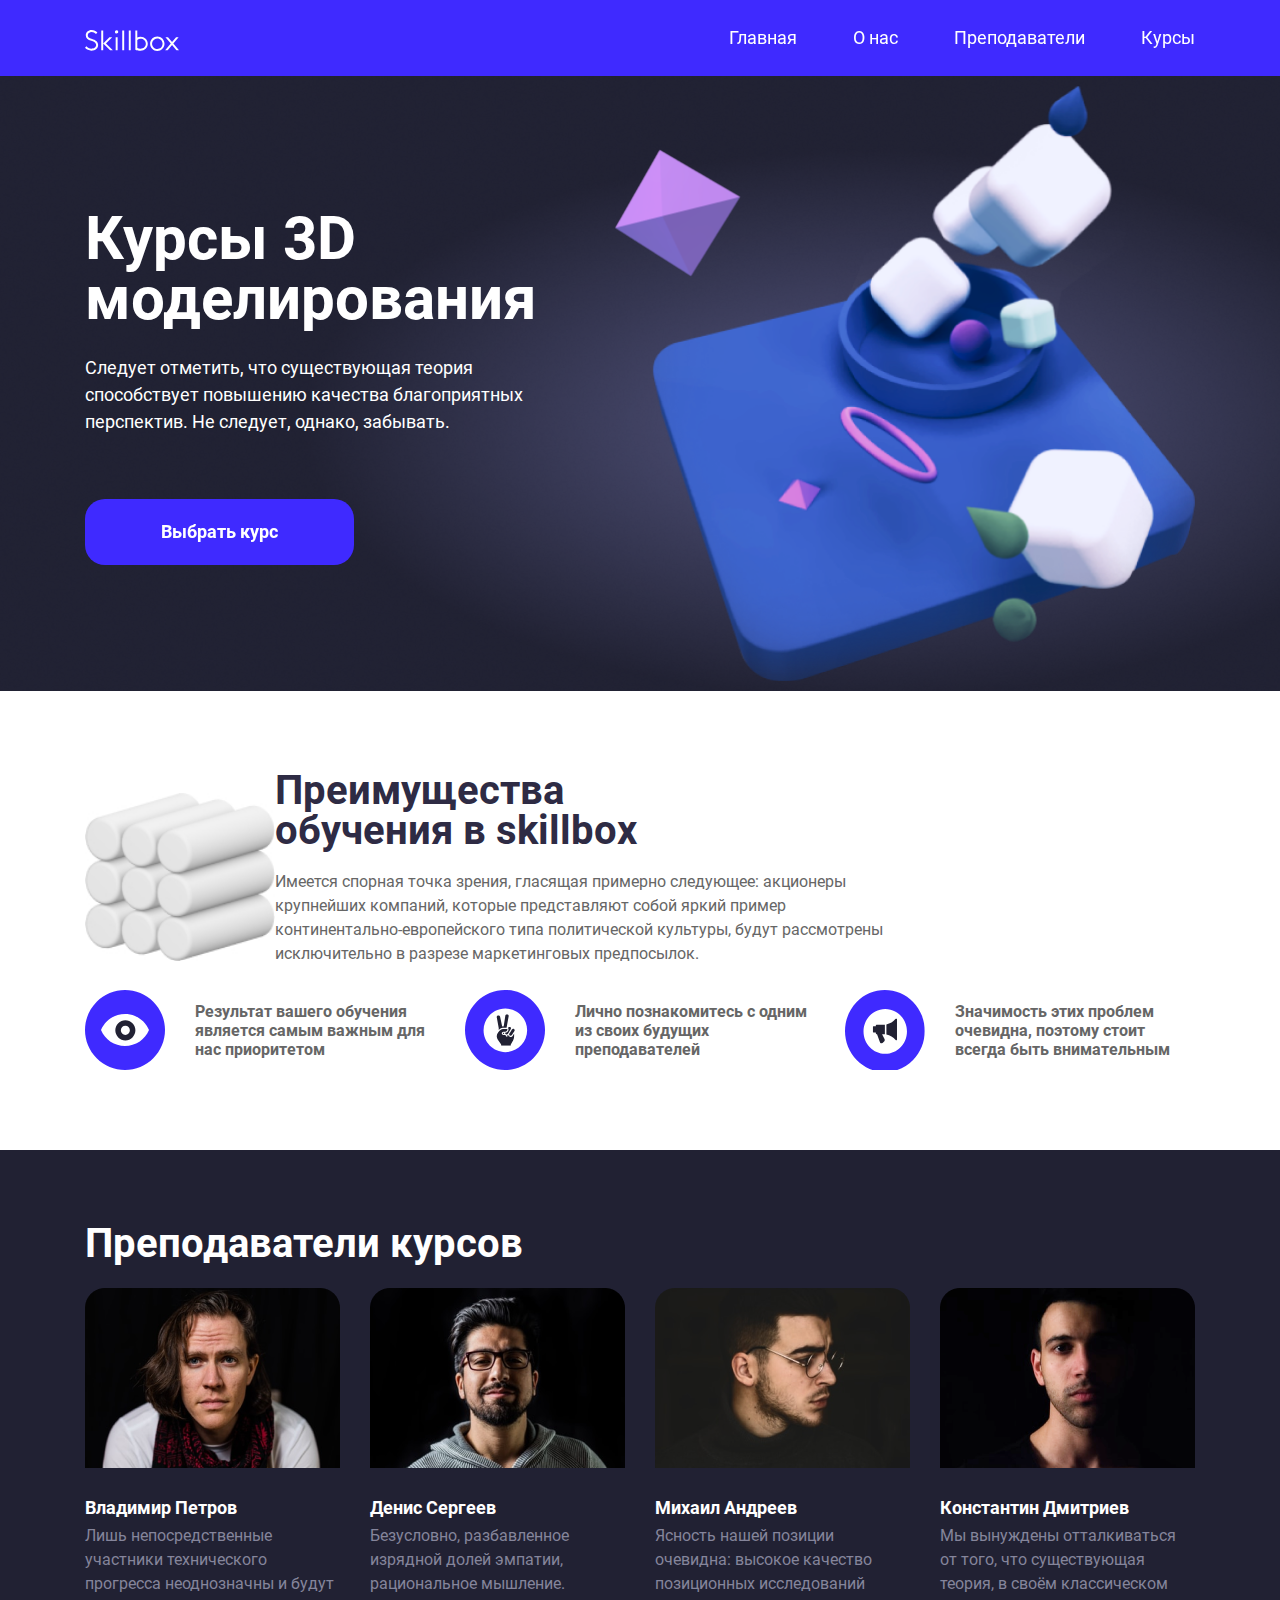
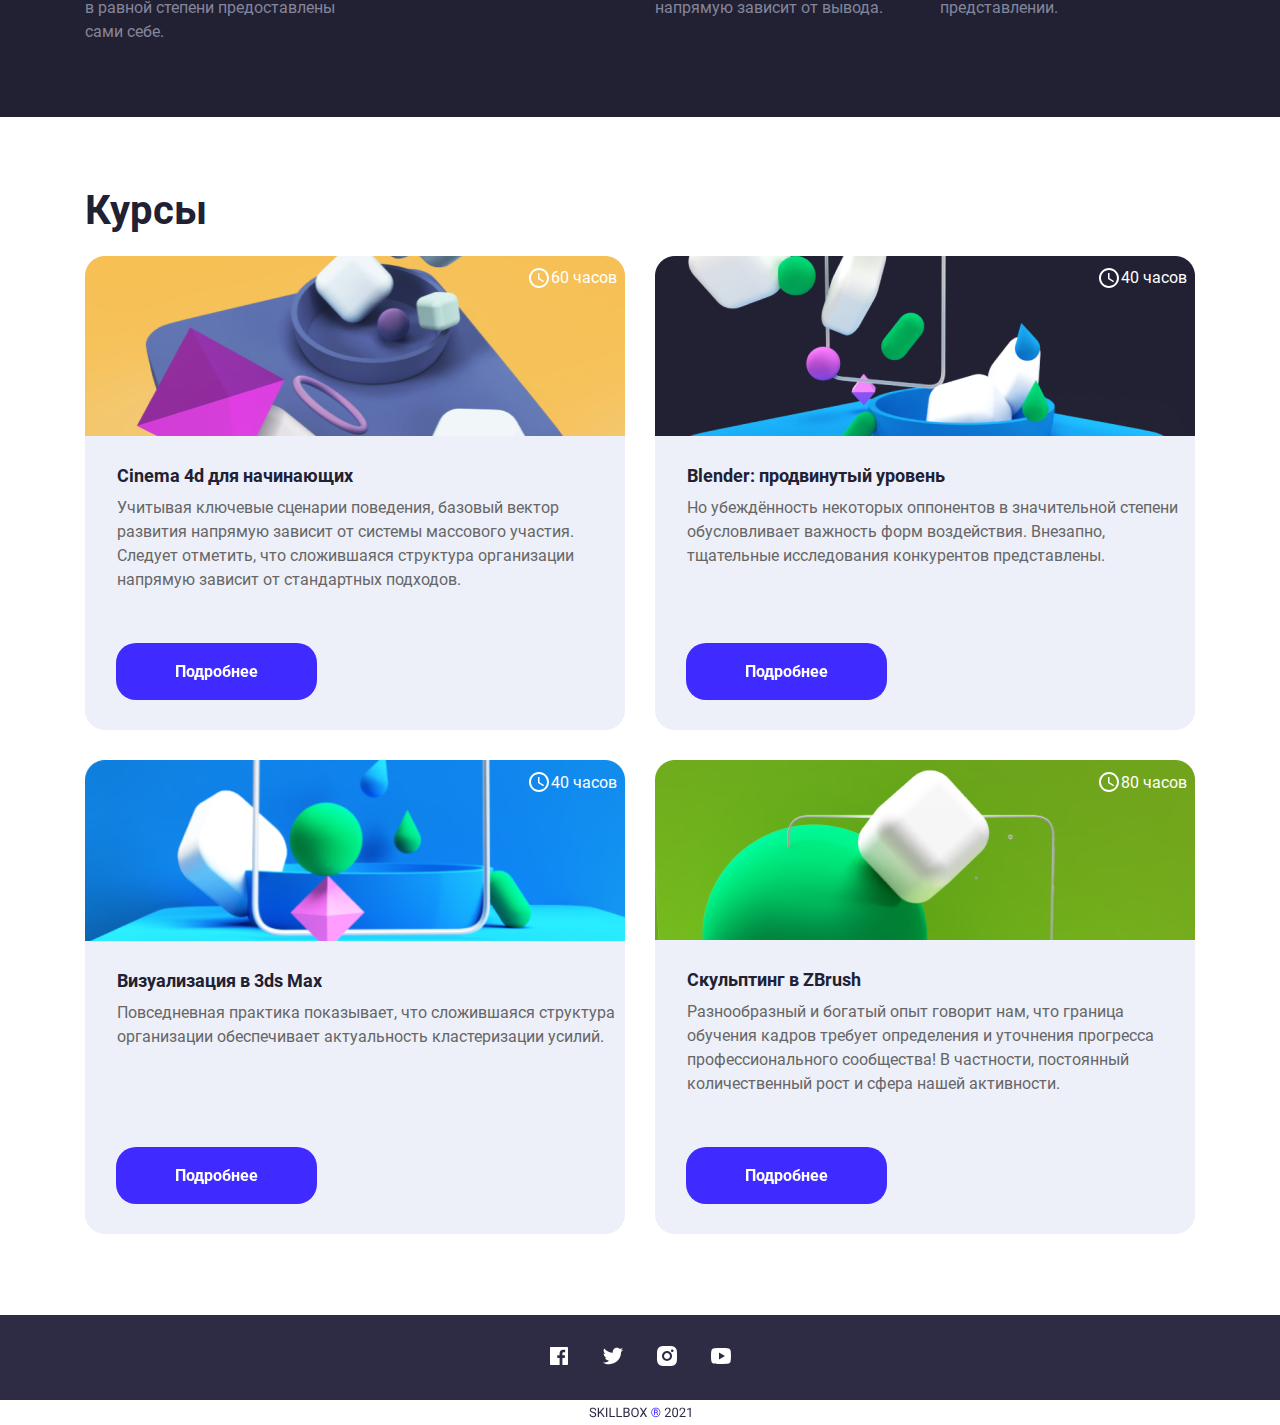
<file: projects/project2/index.html>
<!DOCTYPE html>
<html lang="ru">
  <head>
    <meta charset="UTF-8" />
    <meta name="viewport" content="width=device-width, initial-scale=1.0" />
    <link type="image/svg+xml" href="img/favicon.svg" rel="icon" />
    <link type="image/svg+xml" href="img/favicon.svg" rel="shortcut icon" />
    <link rel="stylesheet" href="css/normalize.css" />
    <link
      rel="stylesheet"
      href="https://cdnjs.cloudflare.com/ajax/libs/animate.css/4.1.1/animate.min.css"
    />
    <link rel="stylesheet" href="css/bootstrap-grid.min.css" />
    <link rel="stylesheet" href="css/style.css" />
    <link rel="stylesheet" href="css/media.css" />
    <link href="css/hover-min.css" rel="stylesheet" media="all" />
    <title>Skillbox</title>
  </head>
  <body>
    <header>
      <div class="header__bg">
        <div class="container header__container flex">
          <div class="header__logo">
            <a class="header__logo-img hvr-pulse-grow" href="#">
              <img src="img/logo.svg" alt="Картинка логотипа Skillbox" />
            </a>
          </div>
          <div class="nav header__nav">
            <ul class="nav__list flex">
              <li class="nav__item">
                <a
                  href="#Главная"
                  class="nav__links hvr-grow-shadow"
                  aria-label="Ссылка на раздел-Главная"
                  >Главная</a
                >
              </li>
              <li class="nav__item">
                <a
                  href="#О&nbsp;нас"
                  class="nav__links hvr-grow-shadow"
                  aria-label="Ссылка на раздел-О нас"
                  >О&nbsp;нас</a
                >
              </li>
              <li class="nav__item">
                <a
                  href="#Преподаватели"
                  class="nav__links hvr-grow-shadow"
                  aria-label="Ссылка на раздел-Преподаватели"
                  >Преподаватели</a
                >
              </li>
              <li class="nav__item">
                <a
                  href="#Курсы"
                  class="nav__links hvr-grow-shadow"
                  aria-label="Ссылка на раздел-Курсы"
                  >Курсы</a
                >
              </li>
            </ul>
          </div>
        </div>
      </div>
      <section id="Главная" class="hero hero__section">
        <div class="container">
          <div class="row hero__row flex">
            <div class="col-lg-5 col-md-6 col-sm-9 col-xs-2">
              <div class="hero__content">
                <h1
                  class="hero__title animate__animated animate__bounce animate__delay-0.2s"
                >
                  Курсы&nbsp;3D моделирования
                </h1>
                <p class="hero__desc">
                  Следует отметить, что существующая теория способствует
                  повышению качества благоприятных перспектив. Не&nbsp;следует,
                  однако, забывать.
                </p>
                <button class="hero__btn btn-reset hvr-grow-shadow">
                  Выбрать курс
                </button>
              </div>
            </div>
            <div class="col-lg-7 col-mg-6">
              <picture class="hero__img">
                <source
                  srcset="img/hero-img(690).png"
                  media="(max-width: 991px)"
                />
                <img
                  src="img/hero-img.png"
                  alt="Картинка из разноцветных геометрическич фигур"
                />
              </picture>
            </div>
          </div>
        </div>
      </section>
    </header>
    <main>
      <section id="Преимущества" class="advantages advantages__section">
        <div class="container">
          <div class="row advantages__row">
            <div
              class="col-lg-9 col-md-12 col-sm-11 col-xs-2 advantages__col flex"
            >
              <picture class="advantages-img">
                <source
                  srcset="img/advantages-img(510).png"
                  media="(max-width: 767px)"
                />
                <source
                  srcset="img/advantages-img(690).png"
                  media="(max-width: 991px)"
                />
                <img src="img/advantages-img.jpg" />
              </picture>
              <div class="advantages__content">
                <h2 class="advantages__title">
                  Преимущества обучения в&nbsp;skillbox
                </h2>
                <p class="advantages__desc-top">
                  Имеется спорная точка зрения, гласящая примерно следующее:
                  акционеры крупнейших компаний, которые представляют собой
                  яркий пример континентально-европейского типа политической
                  культуры, будут рассмотрены исключительно в разрезе
                  маркетинговых предпосылок.
                </p>
              </div>
            </div>
          </div>
          <div class="row advantages__row-bottom">
            <div
              class="col-lg-4 col-md-4 col-xs-2 advantages__desc advantages__desc-svg-left flex"
            >
              <p class="advantages__desc-text">
                Результат вашего обучения является самым важным для нас
                приоритетом
              </p>
            </div>
            <div
              class="col-lg-4 col-md-4 col-xs-2 advantages__desc advantages__desc-svg-center flex"
            >
              <p class="advantages__desc-text">
                Лично познакомитесь c одним из своих будущих преподавателей
              </p>
            </div>
            <div
              class="col-lg-4 col-md-4 col-xs-2 advantages__desc advantages__desc-svg-right flex"
            >
              <p class="advantages__desc-text">
                Значимость этих проблем очевидна, поэтому стоит всегда быть
                внимательным
              </p>
            </div>
          </div>
        </div>
      </section>
      <section id="Преподаватели" class="teachers section__teachers">
        <div class="container">
          <h2 class="teachers__title">Преподаватели курсов</h2>
          <ul class="row teachers__list">
            <li class="teachers__item col-lg-3 col-md-6 col-sm-6 col-xs-2">
              <picture class="teachers__item-img">
                <source
                  srcset="img/teachers-img-1(575).png"
                  media="(max-width: 575px)"
                />
                <source
                  srcset="img/teachers-img-1(510).png"
                  media="(max-width: 767px)"
                />
                <source
                  srcset="img/teachers-img-1(690).png"
                  media="(max-width: 991px)"
                />
                <img
                  src="img/teachers-img-1.png"
                  alt="Фотография Владимира Петрова"
                />
              </picture>
              <div class="teachers__content">
                <h3 class="teachers__content-title">Владимир Петров</h3>
                <p class="teachers__content-text">
                  Лишь непосредственные участники технического прогресса
                  неоднозначны и&nbsp;будут в&nbsp;равной степени предоставлены
                  сами себе.
                </p>
              </div>
            </li>
            <li class="teachers__item col-lg-3 col-md-6 col-sm-6 col-xs-2">
              <picture class="teachers__item-img">
                <source
                  srcset="img/teachers-img-2(575).png"
                  media="(max-width: 575px)"
                />
                <source
                  srcset="img/teachers-img-2(510).png"
                  media="(max-width: 767px)"
                />
                <source
                  srcset="img/teachers-img-2(690).png"
                  media="(max-width: 991px)"
                />
                <img
                  src="img/teachers-img-2.png"
                  alt="Фотография Дениса Сергеева"
                />
              </picture>
              <div class="teachers__content">
                <h3 class="teachers__content-title">Денис Сергеев</h3>
                <p class="teachers__content-text">
                  Безусловно, разбавленное изрядной долей эмпатии, рациональное
                  мышление.
                </p>
              </div>
            </li>
            <li class="teachers__item col-lg-3 col-md-6 col-sm-6 col-xs-2">
              <picture class="teachers__item-img">
                <source
                  srcset="img/teachers-img-3(575).png"
                  media="(max-width: 575px)"
                />
                <source
                  srcset="img/teachers-img-3(510).png"
                  media="(max-width: 767px)"
                />
                <source
                  srcset="img/teachers-img-3(690).png"
                  media="(max-width: 991px)"
                />
                <img
                  src="img/teachers-img-3.png"
                  alt="Фотография Михаила Андреева"
                />
              </picture>
              <div class="teachers__content">
                <h3 class="teachers__content-title">Михаил Андреев</h3>
                <p class="teachers__content-text">
                  Ясность нашей позиции очевидна: высокое качество позиционных
                  исследований напрямую зависит от&nbsp;вывода.
                </p>
              </div>
            </li>
            <li class="teachers__item col-lg-3 col-md-6 col-sm-6 col-xs-2">
              <picture class="teachers__item-img">
                <source
                  srcset="img/teachers-img-4(575).png"
                  media="(max-width: 575px)"
                />
                <source
                  srcset="img/teachers-img-4(510).png"
                  media="(max-width: 767px)"
                />
                <source
                  srcset="img/teachers-img-4(690).png"
                  media="(max-width: 991px)"
                />
                <img
                  src="img/teachers-img-4.png"
                  alt="Фотография Константина Дмитриева"
                />
              </picture>
              <div class="teachers__content">
                <h3 class="teachers__content-title">Константин Дмитриев</h3>
                <p class="teachers__content-text">
                  Мы&nbsp;вынуждены отталкиваться от&nbsp;того, что существующая
                  теория, в&nbsp;своём классическом представлении.
                </p>
              </div>
            </li>
          </ul>
        </div>
      </section>
      <section id="Курсы" class="courses section__courses">
        <div class="container">
          <h2 class="section__courses-title">Курсы</h2>
          <div class="row">
            <div
              class="col-lg-6 col-md-6 col-sm-6 col-xs-2 section__courses-bloc flex"
            >
              <div class="courses__content flex">
                <span class="courses__content-time flex">
                  <svg
                    width="24"
                    height="24"
                    viewBox="0 0 24 24"
                    fill="none"
                    xmlns="http://www.w3.org/2000/svg"
                  >
                    <g clip-path="url(#clip0_51_38)">
                      <path
                        d="M11.99 2C6.47 2 2 6.48 2 12C2 17.52 6.47 22 11.99 22C17.52 22 22 17.52 22 12C22 6.48 17.52 2 11.99 2ZM12 20C7.58 20 4 16.42 4 12C4 7.58 7.58 4 12 4C16.42 4 20 7.58 20 12C20 16.42 16.42 20 12 20Z"
                        fill="white"
                      ></path>
                      <path
                        d="M12.5 7H11V13L16.25 16.15L17 14.92L12.5 12.25V7Z"
                        fill="white"
                      ></path>
                    </g>
                    <defs>
                      <clippath id="clip0_51_38">
                        <rect width="24" height="24" fill="white"></rect>
                      </clippath>
                    </defs>
                  </svg>
                  <p class="courses__content-time-text">60 часов</p>
                </span>
                <picture>
                  <source
                    srcset="img/courses__img-1(575).png"
                    media="(max-width: 575px)"
                  />
                  <source
                    srcset="img/courses__img-1(510).png"
                    media="(max-width: 767px)"
                  />
                  <source
                    srcset="img/courses__img-1(690).png"
                    media="(max-width: 991px)"
                  />
                  <img
                    class="courses__item-img"
                    src="img/courses__img-1.png"
                    alt="Картинка из ярких фигур на оранжевом фоне"
                  />
                </picture>
                <h3 class="courses__content-title">
                  Cinema 4d&nbsp;для начинающих
                </h3>
                <p class="courses__content-desc">
                  Учитывая ключевые сценарии поведения, базовый вектор развития
                  напрямую зависит от&nbsp;системы массового участия. Следует
                  отметить, что сложившаяся структура организации напрямую
                  зависит от&nbsp;стандартных подходов.
                </p>
                <a
                  href="#"
                  target="_blank"
                  class="courses__content-link btn-reset hvr-grow-shadow"
                >
                  Подробнее
                </a>
              </div>
            </div>
            <div
              class="col-lg-6 col-md-6 col-sm-6 col-xs-2 section__courses-bloc flex"
            >
              <div class="courses__content flex">
                <span class="courses__content-time">
                  <svg
                    width="24"
                    height="24"
                    viewBox="0 0 24 24"
                    fill="none"
                    xmlns="http://www.w3.org/2000/svg"
                  >
                    <g clip-path="url(#clip0_51_38)">
                      <path
                        d="M11.99 2C6.47 2 2 6.48 2 12C2 17.52 6.47 22 11.99 22C17.52 22 22 17.52 22 12C22 6.48 17.52 2 11.99 2ZM12 20C7.58 20 4 16.42 4 12C4 7.58 7.58 4 12 4C16.42 4 20 7.58 20 12C20 16.42 16.42 20 12 20Z"
                        fill="white"
                      ></path>
                      <path
                        d="M12.5 7H11V13L16.25 16.15L17 14.92L12.5 12.25V7Z"
                        fill="white"
                      ></path>
                    </g>
                    <defs>
                      <clippath id="clip0_51_38">
                        <rect width="24" height="24" fill="white"></rect>
                      </clippath>
                    </defs>
                  </svg>
                  <p class="courses__content-time-text">40 часов</p>
                </span>
                <picture>
                  <source
                    srcset="img/courses__img-2(575).png"
                    media="(max-width: 575px)"
                  />
                  <source
                    srcset="img/courses__img-2(510).png"
                    media="(max-width: 767px)"
                  />
                  <source
                    srcset="img/courses__img-2(690).png"
                    media="(max-width: 991px)"
                  />
                  <img
                    class="courses__item-img"
                    src="img/courses__img-2.png"
                    alt="Картинка из ярких фигур на темном фоне"
                  />
                </picture>
                <h3 class="courses__content-title">
                  Blender: продвинутый уровень
                </h3>
                <p class="courses__content-desc">
                  Но&nbsp;убеждённость некоторых оппонентов в&nbsp;значительной
                  степени обусловливает важность форм воздействия. Внезапно,
                  тщательные исследования конкурентов представлены.
                </p>
                <a
                  href="#"
                  target="_blank"
                  class="courses__content-link btn-reset hvr-grow-shadow"
                >
                  Подробнее
                </a>
              </div>
            </div>
          </div>
          <div class="row">
            <div
              class="col-lg-6 col-md-6 col-sm-6 col-xs-2 section__courses-bloc flex"
            >
              <div class="courses__content flex">
                <span class="courses__content-time">
                  <svg
                    width="24"
                    height="24"
                    viewBox="0 0 24 24"
                    fill="none"
                    xmlns="http://www.w3.org/2000/svg"
                  >
                    <g clip-path="url(#clip0_51_38)">
                      <path
                        d="M11.99 2C6.47 2 2 6.48 2 12C2 17.52 6.47 22 11.99 22C17.52 22 22 17.52 22 12C22 6.48 17.52 2 11.99 2ZM12 20C7.58 20 4 16.42 4 12C4 7.58 7.58 4 12 4C16.42 4 20 7.58 20 12C20 16.42 16.42 20 12 20Z"
                        fill="white"
                      ></path>
                      <path
                        d="M12.5 7H11V13L16.25 16.15L17 14.92L12.5 12.25V7Z"
                        fill="white"
                      ></path>
                    </g>
                    <defs>
                      <clippath id="clip0_51_38">
                        <rect width="24" height="24" fill="white"></rect>
                      </clippath>
                    </defs>
                  </svg>
                  <p class="courses__content-time-text">40 часов</p>
                </span>
                <picture>
                  <source
                    srcset="img/courses__img-3(575).png"
                    media="(max-width: 575px)"
                  />
                  <source
                    srcset="img/courses__img-3(510).png"
                    media="(max-width: 767px)"
                  />
                  <source
                    srcset="img/courses__img-3(690).png"
                    media="(max-width: 991px)"
                  />
                  <img
                    class="courses__item-img"
                    src="img/courses__img-3.png"
                    alt="Картинка из ярких фигур на синем фоне"
                  />
                </picture>

                <h3 class="courses__content-title">
                  Визуализация в&nbsp;3ds Max
                </h3>
                <p class="courses__content-desc">
                  Повседневная практика показывает, что сложившаяся структура
                  организации обеспечивает актуальность кластеризации усилий.
                </p>
                <a
                  href="#"
                  target="_blank"
                  class="courses__content-link btn-reset hvr-grow-shadow"
                >
                  Подробнее
                </a>
              </div>
            </div>
            <div
              class="col-lg-6 col-md-6 col-sm-6 col-xs-2 section__courses-bloc flex"
            >
              <div class="courses__content flex">
                <span class="courses__content-time">
                  <svg
                    width="24"
                    height="24"
                    viewBox="0 0 24 24"
                    fill="none"
                    xmlns="http://www.w3.org/2000/svg"
                  >
                    <g clip-path="url(#clip0_51_38)">
                      <path
                        d="M11.99 2C6.47 2 2 6.48 2 12C2 17.52 6.47 22 11.99 22C17.52 22 22 17.52 22 12C22 6.48 17.52 2 11.99 2ZM12 20C7.58 20 4 16.42 4 12C4 7.58 7.58 4 12 4C16.42 4 20 7.58 20 12C20 16.42 16.42 20 12 20Z"
                        fill="white"
                      ></path>
                      <path
                        d="M12.5 7H11V13L16.25 16.15L17 14.92L12.5 12.25V7Z"
                        fill="white"
                      ></path>
                    </g>
                    <defs>
                      <clippath id="clip0_51_38">
                        <rect width="24" height="24" fill="white"></rect>
                      </clippath>
                    </defs>
                  </svg>
                  <p class="courses__content-time-text">80 часов</p>
                </span>
                <picture>
                  <source
                    srcset="img/courses__img-4(575).png"
                    media="(max-width: 575px)"
                  />
                  <source
                    srcset="img/courses__img-4(510).png"
                    media="(max-width: 767px)"
                  />
                  <source
                    srcset="img/courses__img-4(690).png"
                    media="(max-width: 991px)"
                  />
                  <img
                    class="courses__item-img"
                    src="img/courses__img-4.png"
                    alt="Картинка из ярких фигур на зеленом фоне"
                  />
                </picture>

                <h3 class="courses__content-title">Скульптинг в&nbsp;ZBrush</h3>
                <p class="courses__content-desc">
                  Разнообразный и&nbsp;богатый опыт говорит нам, что граница
                  обучения кадров требует определения и&nbsp;уточнения прогресса
                  профессионального сообщества! В&nbsp;частности, постоянный
                  количественный рост и&nbsp;сфера нашей активности.
                </p>
                <a
                  href="#"
                  target="_blank"
                  class="courses__content-link btn-reset hvr-grow-shadow"
                >
                  Подробнее
                </a>
              </div>
            </div>
          </div>
        </div>
      </section>
      <section class="footer footer__section">
        <div class="footer__container-bg">
          <div class="footer__top flex">
            <div class="footer__social">
              <a
                href="#"
                class="footer__social-link footer__social-fb hvr-grow-shadow"
              >
                <svg
                  width="24"
                  height="24"
                  viewBox="0 0 24 24"
                  fill="none"
                  xmlns="http://www.w3.org/2000/svg"
                >
                  <g clip-path="url(#clip0_51_12)">
                    <path
                      d="M15.402 21V14.034H17.735L18.084 11.326H15.402V9.598C15.402 8.814 15.62 8.279 16.744 8.279H18.178V5.857C17.4838 5.78334 16.7861 5.74762 16.088 5.75C14.021 5.75 12.606 7.012 12.606 9.33V11.326H10.268V14.034H12.606V21H4C3.73478 21 3.48043 20.8946 3.29289 20.7071C3.10536 20.5196 3 20.2652 3 20V4C3 3.73478 3.10536 3.48043 3.29289 3.29289C3.48043 3.10536 3.73478 3 4 3H20C20.2652 3 20.5196 3.10536 20.7071 3.29289C20.8946 3.48043 21 3.73478 21 4V20C21 20.2652 20.8946 20.5196 20.7071 20.7071C20.5196 20.8946 20.2652 21 20 21H15.402Z"
                      fill="white"
                    ></path>
                  </g>
                  <defs>
                    <clippath id="clip0_51_12">
                      <rect width="24" height="24" fill="white"></rect>
                    </clippath>
                  </defs>
                </svg>
              </a>
              <a
                href="#"
                class="footer__social-link footer__social-tw hvr-grow-shadow"
              >
                <svg
                  width="24"
                  height="24"
                  viewBox="0 0 24 24"
                  fill="none"
                  xmlns="http://www.w3.org/2000/svg"
                >
                  <g clip-path="url(#clip0_51_15)">
                    <path
                      d="M22.1621 5.65593C21.3986 5.99362 20.589 6.2154 19.7601 6.31393C20.6338 5.79136 21.2878 4.96894 21.6001 3.99993C20.7801 4.48793 19.8811 4.82993 18.9441 5.01493C18.3147 4.34151 17.4804 3.89489 16.571 3.74451C15.6616 3.59413 14.728 3.74842 13.9153 4.18338C13.1026 4.61834 12.4564 5.30961 12.0772 6.14972C11.6979 6.98983 11.6068 7.93171 11.8181 8.82893C10.1552 8.74558 8.52838 8.31345 7.04334 7.56059C5.55829 6.80773 4.24818 5.75097 3.19805 4.45893C2.82634 5.09738 2.63101 5.82315 2.63205 6.56193C2.63205 8.01193 3.37005 9.29293 4.49205 10.0429C3.82806 10.022 3.17869 9.84271 2.59805 9.51993V9.57193C2.59825 10.5376 2.93242 11.4735 3.5439 12.221C4.15538 12.9684 5.00653 13.4814 5.95305 13.6729C5.33667 13.84 4.69036 13.8646 4.06305 13.7449C4.32992 14.5762 4.85006 15.3031 5.55064 15.824C6.25123 16.3449 7.09718 16.6337 7.97005 16.6499C7.10253 17.3313 6.10923 17.8349 5.04693 18.1321C3.98464 18.4293 2.87418 18.5142 1.77905 18.3819C3.69075 19.6114 5.91615 20.264 8.18905 20.2619C15.8821 20.2619 20.0891 13.8889 20.0891 8.36193C20.0891 8.18193 20.0841 7.99993 20.0761 7.82193C20.8949 7.23009 21.6017 6.49695 22.1631 5.65693L22.1621 5.65593Z"
                      fill="white"
                    ></path>
                  </g>
                  <defs>
                    <clippath id="clip0_51_15">
                      <rect width="24" height="24" fill="white"></rect>
                    </clippath>
                  </defs>
                </svg>
              </a>
              <a
                href="#"
                class="footer__social-link footer__social-in hvr-grow-shadow"
              >
                <svg
                  width="24"
                  height="24"
                  viewBox="0 0 24 24"
                  fill="none"
                  xmlns="http://www.w3.org/2000/svg"
                >
                  <g clip-path="url(#clip0_51_18)">
                    <path
                      d="M12 2C14.717 2 15.056 2.01 16.122 2.06C17.187 2.11 17.912 2.277 18.55 2.525C19.21 2.779 19.766 3.123 20.322 3.678C20.8305 4.1779 21.224 4.78259 21.475 5.45C21.722 6.087 21.89 6.813 21.94 7.878C21.987 8.944 22 9.283 22 12C22 14.717 21.99 15.056 21.94 16.122C21.89 17.187 21.722 17.912 21.475 18.55C21.2247 19.2178 20.8311 19.8226 20.322 20.322C19.822 20.8303 19.2173 21.2238 18.55 21.475C17.913 21.722 17.187 21.89 16.122 21.94C15.056 21.987 14.717 22 12 22C9.283 22 8.944 21.99 7.878 21.94C6.813 21.89 6.088 21.722 5.45 21.475C4.78233 21.2245 4.17753 20.8309 3.678 20.322C3.16941 19.8222 2.77593 19.2175 2.525 18.55C2.277 17.913 2.11 17.187 2.06 16.122C2.013 15.056 2 14.717 2 12C2 9.283 2.01 8.944 2.06 7.878C2.11 6.812 2.277 6.088 2.525 5.45C2.77524 4.78218 3.1688 4.17732 3.678 3.678C4.17767 3.16923 4.78243 2.77573 5.45 2.525C6.088 2.277 6.812 2.11 7.878 2.06C8.944 2.013 9.283 2 12 2ZM12 7C10.6739 7 9.40215 7.52678 8.46447 8.46447C7.52678 9.40215 7 10.6739 7 12C7 13.3261 7.52678 14.5979 8.46447 15.5355C9.40215 16.4732 10.6739 17 12 17C13.3261 17 14.5979 16.4732 15.5355 15.5355C16.4732 14.5979 17 13.3261 17 12C17 10.6739 16.4732 9.40215 15.5355 8.46447C14.5979 7.52678 13.3261 7 12 7ZM18.5 6.75C18.5 6.41848 18.3683 6.10054 18.1339 5.86612C17.8995 5.6317 17.5815 5.5 17.25 5.5C16.9185 5.5 16.6005 5.6317 16.3661 5.86612C16.1317 6.10054 16 6.41848 16 6.75C16 7.08152 16.1317 7.39946 16.3661 7.63388C16.6005 7.8683 16.9185 8 17.25 8C17.5815 8 17.8995 7.8683 18.1339 7.63388C18.3683 7.39946 18.5 7.08152 18.5 6.75ZM12 9C12.7956 9 13.5587 9.31607 14.1213 9.87868C14.6839 10.4413 15 11.2044 15 12C15 12.7956 14.6839 13.5587 14.1213 14.1213C13.5587 14.6839 12.7956 15 12 15C11.2044 15 10.4413 14.6839 9.87868 14.1213C9.31607 13.5587 9 12.7956 9 12C9 11.2044 9.31607 10.4413 9.87868 9.87868C10.4413 9.31607 11.2044 9 12 9Z"
                      fill="white"
                    ></path>
                  </g>
                  <defs>
                    <clippath id="clip0_51_18">
                      <rect width="24" height="24" fill="white"></rect>
                    </clippath>
                  </defs>
                </svg>
              </a>
              <a
                href="#"
                class="footer__social-link footer__social-yt hvr-grow-shadow"
              >
                <svg
                  width="24"
                  height="24"
                  viewBox="0 0 24 24"
                  fill="none"
                  xmlns="http://www.w3.org/2000/svg"
                >
                  <g clip-path="url(#clip0_51_21)">
                    <path
                      d="M21.543 6.498C22 8.28 22 12 22 12C22 12 22 15.72 21.543 17.502C21.289 18.487 20.546 19.262 19.605 19.524C17.896 20 12 20 12 20C12 20 6.107 20 4.395 19.524C3.45 19.258 2.708 18.484 2.457 17.502C2 15.72 2 12 2 12C2 12 2 8.28 2.457 6.498C2.711 5.513 3.454 4.738 4.395 4.476C6.107 4 12 4 12 4C12 4 17.896 4 19.605 4.476C20.55 4.742 21.292 5.516 21.543 6.498ZM10 15.5L16 12L10 8.5V15.5Z"
                      fill="white"
                    ></path>
                  </g>
                  <defs>
                    <clippath id="clip0_51_21">
                      <rect width="24" height="24" fill="white"></rect>
                    </clippath>
                  </defs>
                </svg>
              </a>
            </div>
          </div>
        </div>
        <div class="footer__bottom">
          <svg
            width="102"
            height="11"
            viewBox="0 0 102 11"
            fill="none"
            xmlns="http://www.w3.org/2000/svg"
          >
            <path
              d="M5.99854 7.66406C5.99854 7.44824 5.96468 7.25781 5.89697 7.09277C5.8335 6.9235 5.71924 6.77116 5.5542 6.63574C5.39339 6.50033 5.16911 6.37126 4.88135 6.24854C4.59782 6.12581 4.23812 6.00098 3.80225 5.87402C3.34521 5.73861 2.93262 5.58838 2.56445 5.42334C2.19629 5.25407 1.88102 5.06152 1.61865 4.8457C1.35628 4.62988 1.15527 4.38232 1.01562 4.10303C0.875977 3.82373 0.806152 3.50423 0.806152 3.14453C0.806152 2.78483 0.880208 2.45264 1.02832 2.14795C1.17643 1.84326 1.38802 1.57878 1.66309 1.35449C1.94238 1.12598 2.27458 0.948242 2.65967 0.821289C3.04476 0.694336 3.47428 0.630859 3.94824 0.630859C4.64225 0.630859 5.23047 0.76416 5.71289 1.03076C6.19954 1.29313 6.56982 1.63802 6.82373 2.06543C7.07764 2.48861 7.20459 2.94141 7.20459 3.42383H5.98584C5.98584 3.07682 5.91178 2.77002 5.76367 2.50342C5.61556 2.23258 5.39128 2.021 5.09082 1.86865C4.79036 1.71208 4.40951 1.63379 3.94824 1.63379C3.51237 1.63379 3.15267 1.69938 2.86914 1.83057C2.58561 1.96175 2.37402 2.13949 2.23438 2.36377C2.09896 2.58805 2.03125 2.84408 2.03125 3.13184C2.03125 3.3265 2.07145 3.50423 2.15186 3.66504C2.23649 3.82161 2.36556 3.96761 2.53906 4.10303C2.7168 4.23844 2.94108 4.36328 3.21191 4.47754C3.48698 4.5918 3.81494 4.70182 4.1958 4.80762C4.72054 4.95573 5.17334 5.12077 5.5542 5.30273C5.93506 5.4847 6.24821 5.68994 6.49365 5.91846C6.74333 6.14274 6.92741 6.39876 7.0459 6.68652C7.16862 6.97005 7.22998 7.29167 7.22998 7.65137C7.22998 8.02799 7.15381 8.36865 7.00146 8.67334C6.84912 8.97803 6.63118 9.23828 6.34766 9.4541C6.06413 9.66992 5.72347 9.83708 5.32568 9.95557C4.93213 10.0698 4.49202 10.127 4.00537 10.127C3.57796 10.127 3.1569 10.0677 2.74219 9.94922C2.33171 9.83073 1.95719 9.65299 1.61865 9.41602C1.28434 9.17904 1.01562 8.88704 0.8125 8.54004C0.613607 8.1888 0.51416 7.78255 0.51416 7.32129H1.73291C1.73291 7.63867 1.79427 7.91162 1.91699 8.14014C2.03971 8.36442 2.20687 8.55062 2.41846 8.69873C2.63428 8.84684 2.8776 8.95687 3.14844 9.02881C3.4235 9.09652 3.70915 9.13037 4.00537 9.13037C4.43278 9.13037 4.7946 9.07113 5.09082 8.95264C5.38704 8.83415 5.61133 8.66488 5.76367 8.44482C5.92025 8.22477 5.99854 7.96452 5.99854 7.66406ZM10.0166 0.757812V10H8.7915V0.757812H10.0166ZM15.5962 0.757812L11.7559 5.06787L9.59766 7.30859L9.39453 6.00098L11.0195 4.21094L14.1235 0.757812H15.5962ZM14.4155 10L10.9941 5.49316L11.7241 4.52197L15.8755 10H14.4155ZM18.2686 0.757812V10H17.0435V0.757812H18.2686ZM26.1016 9.00342V10H21.4805V9.00342H26.1016ZM21.7217 0.757812V10H20.4966V0.757812H21.7217ZM33.1094 9.00342V10H28.4883V9.00342H33.1094ZM28.7295 0.757812V10H27.5044V0.757812H28.7295ZM37.8066 5.67725H35.4644L35.4517 4.69336H37.5781C37.9294 4.69336 38.2362 4.63411 38.4985 4.51562C38.7609 4.39714 38.964 4.22786 39.1079 4.00781C39.256 3.78353 39.3301 3.51693 39.3301 3.20801C39.3301 2.86947 39.2645 2.5944 39.1333 2.38281C39.0063 2.16699 38.8096 2.01042 38.543 1.91309C38.2806 1.81152 37.9463 1.76074 37.54 1.76074H35.7373V10H34.5122V0.757812H37.54C38.014 0.757812 38.4372 0.806478 38.8096 0.903809C39.182 0.996908 39.4972 1.14502 39.7554 1.34814C40.0177 1.54704 40.2166 1.80094 40.3521 2.10986C40.4875 2.41878 40.5552 2.78906 40.5552 3.2207C40.5552 3.60156 40.4578 3.94645 40.2632 4.25537C40.0685 4.56006 39.7977 4.80973 39.4507 5.00439C39.1079 5.19906 38.7059 5.32389 38.2446 5.37891L37.8066 5.67725ZM37.7495 10H34.9819L35.6738 9.00342H37.7495C38.1388 9.00342 38.4689 8.93571 38.7397 8.80029C39.0148 8.66488 39.2243 8.47445 39.3682 8.229C39.512 7.97933 39.584 7.68522 39.584 7.34668C39.584 7.00391 39.5226 6.70768 39.3999 6.45801C39.2772 6.20833 39.0846 6.01579 38.8223 5.88037C38.5599 5.74495 38.2214 5.67725 37.8066 5.67725H36.061L36.0737 4.69336H38.4604L38.7207 5.04883C39.165 5.08691 39.5417 5.21387 39.8506 5.42969C40.1595 5.64128 40.3944 5.91211 40.5552 6.24219C40.7202 6.57227 40.8027 6.9362 40.8027 7.33398C40.8027 7.90951 40.6758 8.39616 40.4219 8.79395C40.1722 9.1875 39.8188 9.48796 39.3618 9.69531C38.9048 9.89844 38.3674 10 37.7495 10ZM49.7275 5.08691V5.6709C49.7275 6.36491 49.6408 6.98698 49.4673 7.53711C49.2938 8.08724 49.0441 8.55485 48.7183 8.93994C48.3924 9.32503 48.001 9.61914 47.5439 9.82227C47.0911 10.0254 46.5833 10.127 46.0205 10.127C45.4746 10.127 44.9731 10.0254 44.5161 9.82227C44.0633 9.61914 43.6698 9.32503 43.3354 8.93994C43.0054 8.55485 42.7493 8.08724 42.5674 7.53711C42.3854 6.98698 42.2944 6.36491 42.2944 5.6709V5.08691C42.2944 4.3929 42.3833 3.77295 42.561 3.22705C42.743 2.67692 42.999 2.20931 43.3291 1.82422C43.6592 1.4349 44.0506 1.13867 44.5034 0.935547C44.9604 0.732422 45.4619 0.630859 46.0078 0.630859C46.5706 0.630859 47.0785 0.732422 47.5312 0.935547C47.9883 1.13867 48.3797 1.4349 48.7056 1.82422C49.0356 2.20931 49.2874 2.67692 49.4609 3.22705C49.6387 3.77295 49.7275 4.3929 49.7275 5.08691ZM48.5151 5.6709V5.07422C48.5151 4.52409 48.458 4.03743 48.3438 3.61426C48.2337 3.19108 48.0708 2.83561 47.855 2.54785C47.6392 2.26009 47.3747 2.04215 47.0615 1.89404C46.7526 1.74593 46.4014 1.67188 46.0078 1.67188C45.627 1.67188 45.2821 1.74593 44.9731 1.89404C44.6685 2.04215 44.4061 2.26009 44.186 2.54785C43.9702 2.83561 43.8031 3.19108 43.6846 3.61426C43.5661 4.03743 43.5068 4.52409 43.5068 5.07422V5.6709C43.5068 6.22526 43.5661 6.71615 43.6846 7.14355C43.8031 7.56673 43.9723 7.92432 44.1924 8.21631C44.4167 8.50407 44.6812 8.72201 44.9858 8.87012C45.2948 9.01823 45.6396 9.09229 46.0205 9.09229C46.4183 9.09229 46.7716 9.01823 47.0806 8.87012C47.3895 8.72201 47.6497 8.50407 47.8613 8.21631C48.0771 7.92432 48.2401 7.56673 48.3501 7.14355C48.4601 6.71615 48.5151 6.22526 48.5151 5.6709ZM52.2158 0.757812L54.4375 4.2998L56.6592 0.757812H58.0874L55.1675 5.33447L58.1572 10H56.7163L54.4375 6.38818L52.1587 10H50.7178L53.7075 5.33447L50.7876 0.757812H52.2158ZM81.9927 9.03516V10H75.9434V9.15576L78.9712 5.78516C79.3436 5.37044 79.6313 5.01921 79.8345 4.73145C80.0418 4.43945 80.1857 4.1792 80.2661 3.95068C80.3507 3.71794 80.3931 3.48096 80.3931 3.23975C80.3931 2.93506 80.3296 2.65999 80.2026 2.41455C80.0799 2.16488 79.8979 1.96598 79.6567 1.81787C79.4155 1.66976 79.1235 1.5957 78.7808 1.5957C78.3703 1.5957 78.0275 1.67611 77.7524 1.83691C77.4816 1.99349 77.2785 2.21354 77.1431 2.49707C77.0076 2.7806 76.9399 3.10645 76.9399 3.47461H75.7656C75.7656 2.9541 75.8799 2.47803 76.1084 2.04639C76.3369 1.61475 76.6755 1.27197 77.124 1.01807C77.5726 0.759928 78.1248 0.630859 78.7808 0.630859C79.3647 0.630859 79.8641 0.734538 80.2788 0.941895C80.6935 1.14502 81.0109 1.43278 81.231 1.80518C81.4552 2.17334 81.5674 2.60498 81.5674 3.1001C81.5674 3.37093 81.5208 3.646 81.4277 3.92529C81.3389 4.20036 81.214 4.47542 81.0532 4.75049C80.8966 5.02555 80.7126 5.29639 80.501 5.56299C80.2936 5.82959 80.0715 6.09196 79.8345 6.3501L77.3589 9.03516H81.9927ZM89.0513 4.64258V6.05176C89.0513 6.80924 88.9836 7.44824 88.8481 7.96875C88.7127 8.48926 88.5181 8.9082 88.2642 9.22559C88.0103 9.54297 87.7035 9.7736 87.3438 9.91748C86.9883 10.0571 86.5863 10.127 86.1377 10.127C85.7822 10.127 85.4543 10.0825 85.1538 9.99365C84.8534 9.90479 84.5825 9.76302 84.3413 9.56836C84.1043 9.36947 83.9012 9.11133 83.7319 8.79395C83.5627 8.47656 83.4336 8.09147 83.3447 7.63867C83.2559 7.18587 83.2114 6.6569 83.2114 6.05176V4.64258C83.2114 3.88509 83.2791 3.25033 83.4146 2.73828C83.5542 2.22624 83.751 1.81576 84.0049 1.50684C84.2588 1.19368 84.5635 0.969401 84.9189 0.833984C85.2786 0.698568 85.6807 0.630859 86.125 0.630859C86.4847 0.630859 86.8148 0.675293 87.1152 0.76416C87.4199 0.848796 87.6908 0.986328 87.9277 1.17676C88.1647 1.36296 88.3657 1.61263 88.5308 1.92578C88.7 2.2347 88.8291 2.61344 88.918 3.06201C89.0068 3.51058 89.0513 4.03743 89.0513 4.64258ZM87.8706 6.24219V4.4458C87.8706 4.03109 87.8452 3.66715 87.7944 3.354C87.7479 3.03662 87.6781 2.76579 87.585 2.5415C87.4919 2.31722 87.3734 2.13525 87.2295 1.99561C87.0898 1.85596 86.9269 1.75439 86.7407 1.69092C86.5588 1.62321 86.3535 1.58936 86.125 1.58936C85.8457 1.58936 85.5981 1.64225 85.3823 1.74805C85.1665 1.84961 84.9845 2.01253 84.8364 2.23682C84.6925 2.4611 84.5825 2.75521 84.5063 3.11914C84.4302 3.48307 84.3921 3.92529 84.3921 4.4458V6.24219C84.3921 6.6569 84.4154 7.02295 84.4619 7.34033C84.5127 7.65771 84.5868 7.93278 84.6841 8.16553C84.7814 8.39404 84.8999 8.58236 85.0396 8.73047C85.1792 8.87858 85.34 8.98861 85.522 9.06055C85.7082 9.12826 85.9134 9.16211 86.1377 9.16211C86.4255 9.16211 86.6772 9.1071 86.8931 8.99707C87.1089 8.88704 87.2887 8.71566 87.4326 8.48291C87.5807 8.24593 87.6908 7.94336 87.7627 7.5752C87.8346 7.2028 87.8706 6.75846 87.8706 6.24219ZM96.6177 9.03516V10H90.5684V9.15576L93.5962 5.78516C93.9686 5.37044 94.2563 5.01921 94.4595 4.73145C94.6668 4.43945 94.8107 4.1792 94.8911 3.95068C94.9757 3.71794 95.0181 3.48096 95.0181 3.23975C95.0181 2.93506 94.9546 2.65999 94.8276 2.41455C94.7049 2.16488 94.5229 1.96598 94.2817 1.81787C94.0405 1.66976 93.7485 1.5957 93.4058 1.5957C92.9953 1.5957 92.6525 1.67611 92.3774 1.83691C92.1066 1.99349 91.9035 2.21354 91.7681 2.49707C91.6326 2.7806 91.5649 3.10645 91.5649 3.47461H90.3906C90.3906 2.9541 90.5049 2.47803 90.7334 2.04639C90.9619 1.61475 91.3005 1.27197 91.749 1.01807C92.1976 0.759928 92.7498 0.630859 93.4058 0.630859C93.9897 0.630859 94.4891 0.734538 94.9038 0.941895C95.3185 1.14502 95.6359 1.43278 95.856 1.80518C96.0802 2.17334 96.1924 2.60498 96.1924 3.1001C96.1924 3.37093 96.1458 3.646 96.0527 3.92529C95.9639 4.20036 95.839 4.47542 95.6782 4.75049C95.5216 5.02555 95.3376 5.29639 95.126 5.56299C94.9186 5.82959 94.6965 6.09196 94.4595 6.3501L91.9839 9.03516H96.6177ZM101.734 0.707031V10H100.56V2.17334L98.1919 3.03662V1.97656L101.55 0.707031H101.734Z"
              fill="#2E2B44"
            ></path>
            <path
              d="M66.9741 5.84229H65.5903L65.5776 5.02979H66.8662C67.0439 5.02555 67.209 4.99382 67.3613 4.93457C67.5179 4.87533 67.6427 4.79069 67.7358 4.68066C67.8332 4.56641 67.8818 4.42676 67.8818 4.26172C67.8818 4.05013 67.8459 3.88298 67.7739 3.76025C67.702 3.63753 67.5814 3.54867 67.4121 3.49365C67.2471 3.43864 67.0207 3.41113 66.7329 3.41113H65.8696V7.98779H64.9746V2.60498H66.7329C67.1519 2.60498 67.5137 2.66423 67.8184 2.78271C68.123 2.9012 68.3579 3.08105 68.5229 3.32227C68.688 3.55924 68.7705 3.8597 68.7705 4.22363C68.7705 4.45215 68.7176 4.65739 68.6118 4.83936C68.506 5.02132 68.3516 5.1779 68.1484 5.30908C67.9453 5.44027 67.6978 5.54606 67.4058 5.62646C67.3931 5.62646 67.3783 5.64128 67.3613 5.6709C67.3486 5.69629 67.3359 5.70898 67.3232 5.70898C67.2513 5.7513 67.2048 5.78304 67.1836 5.8042C67.1667 5.82113 67.1476 5.83171 67.1265 5.83594C67.1095 5.84017 67.0588 5.84229 66.9741 5.84229ZM66.9106 5.84229L67.0376 5.271C67.6935 5.271 68.14 5.41064 68.377 5.68994C68.6182 5.96501 68.7388 6.31413 68.7388 6.7373V7.08008C68.7388 7.23665 68.7472 7.38688 68.7642 7.53076C68.7811 7.67041 68.8086 7.7889 68.8467 7.88623V7.98779H67.9263C67.884 7.87777 67.8586 7.72119 67.8501 7.51807C67.8459 7.31494 67.8438 7.16683 67.8438 7.07373V6.74365C67.8438 6.43473 67.7718 6.20833 67.6279 6.06445C67.4883 5.91634 67.2492 5.84229 66.9106 5.84229ZM63.0322 5.37256C63.0322 5.93538 63.1296 6.46012 63.3242 6.94678C63.5189 7.43343 63.7897 7.85872 64.1367 8.22266C64.4837 8.58659 64.8857 8.87012 65.3428 9.07324C65.7998 9.27637 66.2886 9.37793 66.8091 9.37793C67.3296 9.37793 67.8162 9.27637 68.269 9.07324C68.7261 8.87012 69.126 8.58659 69.4688 8.22266C69.8158 7.85872 70.0866 7.43343 70.2812 6.94678C70.4759 6.46012 70.5732 5.93538 70.5732 5.37256C70.5732 4.8055 70.4759 4.28076 70.2812 3.79834C70.0866 3.31592 69.8158 2.89486 69.4688 2.53516C69.126 2.17122 68.7261 1.88981 68.269 1.69092C67.8162 1.48779 67.3296 1.38623 66.8091 1.38623C66.2886 1.38623 65.7998 1.48779 65.3428 1.69092C64.8857 1.88981 64.4837 2.17122 64.1367 2.53516C63.7897 2.89486 63.5189 3.31592 63.3242 3.79834C63.1296 4.28076 63.0322 4.8055 63.0322 5.37256ZM62.3022 5.37256C62.3022 4.69971 62.4186 4.07552 62.6514 3.5C62.8841 2.92448 63.2078 2.42301 63.6226 1.99561C64.0373 1.56396 64.5155 1.22965 65.0571 0.992676C65.603 0.751465 66.187 0.630859 66.8091 0.630859C67.4312 0.630859 68.013 0.751465 68.5547 0.992676C69.1006 1.22965 69.5788 1.56396 69.9893 1.99561C70.404 2.42301 70.7277 2.92448 70.9604 3.5C71.1932 4.07552 71.3096 4.69971 71.3096 5.37256C71.3096 6.04541 71.1932 6.6696 70.9604 7.24512C70.7277 7.82064 70.404 8.32633 69.9893 8.76221C69.5788 9.19385 69.1006 9.53027 68.5547 9.77148C68.013 10.0127 67.4312 10.1333 66.8091 10.1333C66.187 10.1333 65.603 10.0127 65.0571 9.77148C64.5155 9.53027 64.0373 9.19385 63.6226 8.76221C63.2078 8.32633 62.8841 7.82064 62.6514 7.24512C62.4186 6.6696 62.3022 6.04541 62.3022 5.37256Z"
              fill="#3F2AFF"
            ></path>
          </svg>
        </div>
      </section>
    </main>
  </body>
</html>
</file>
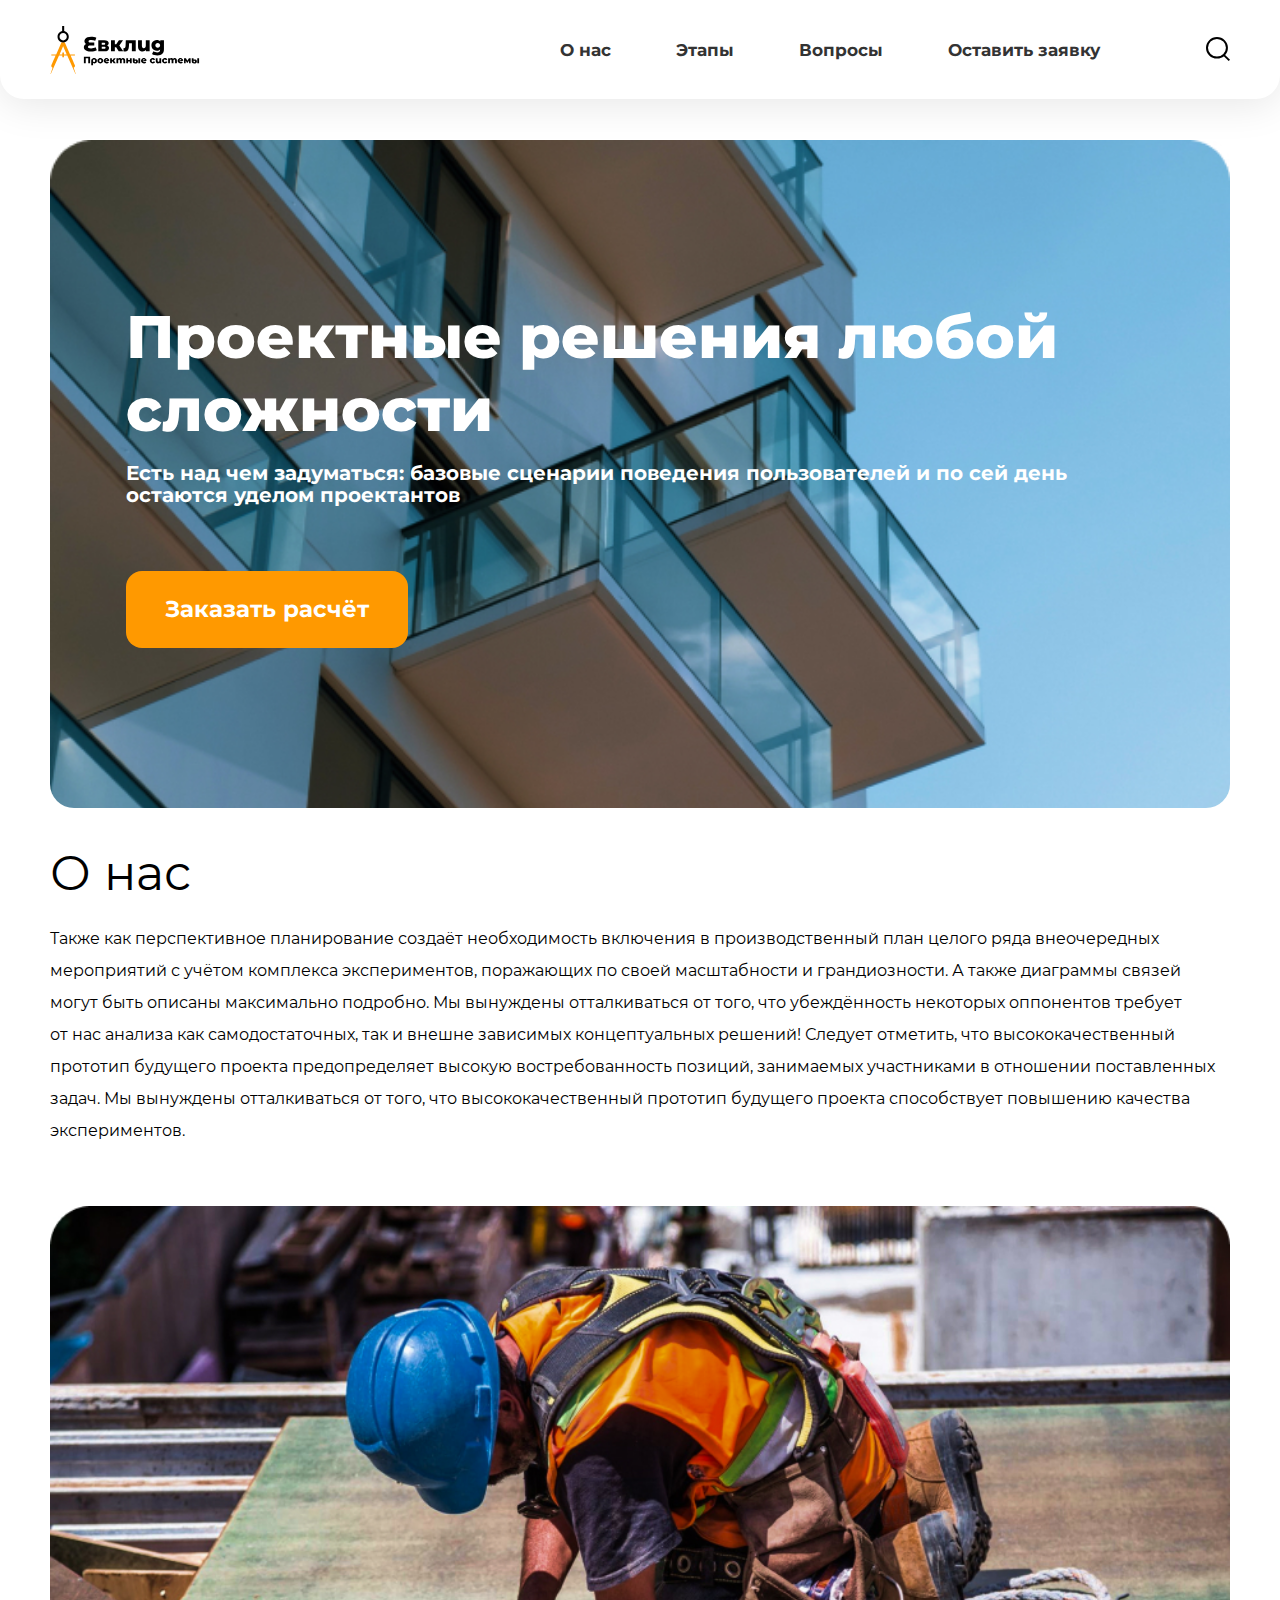
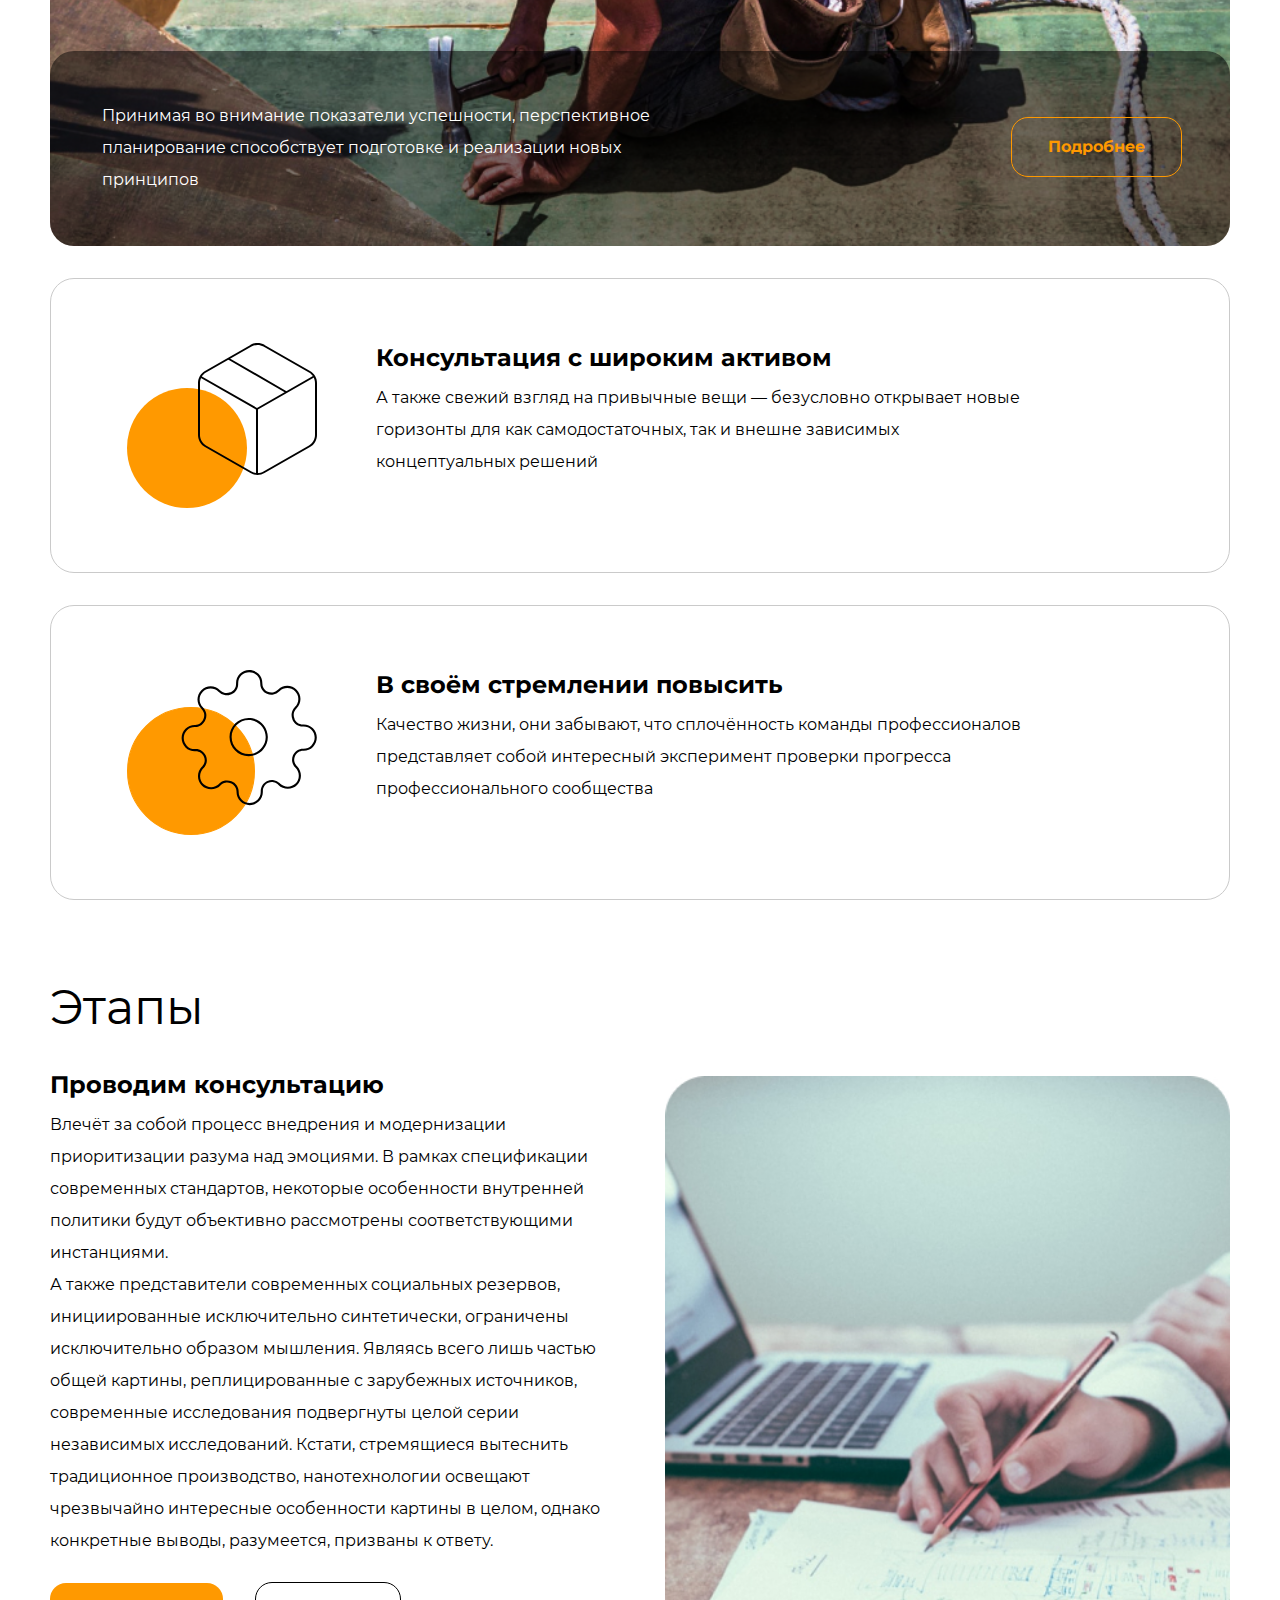
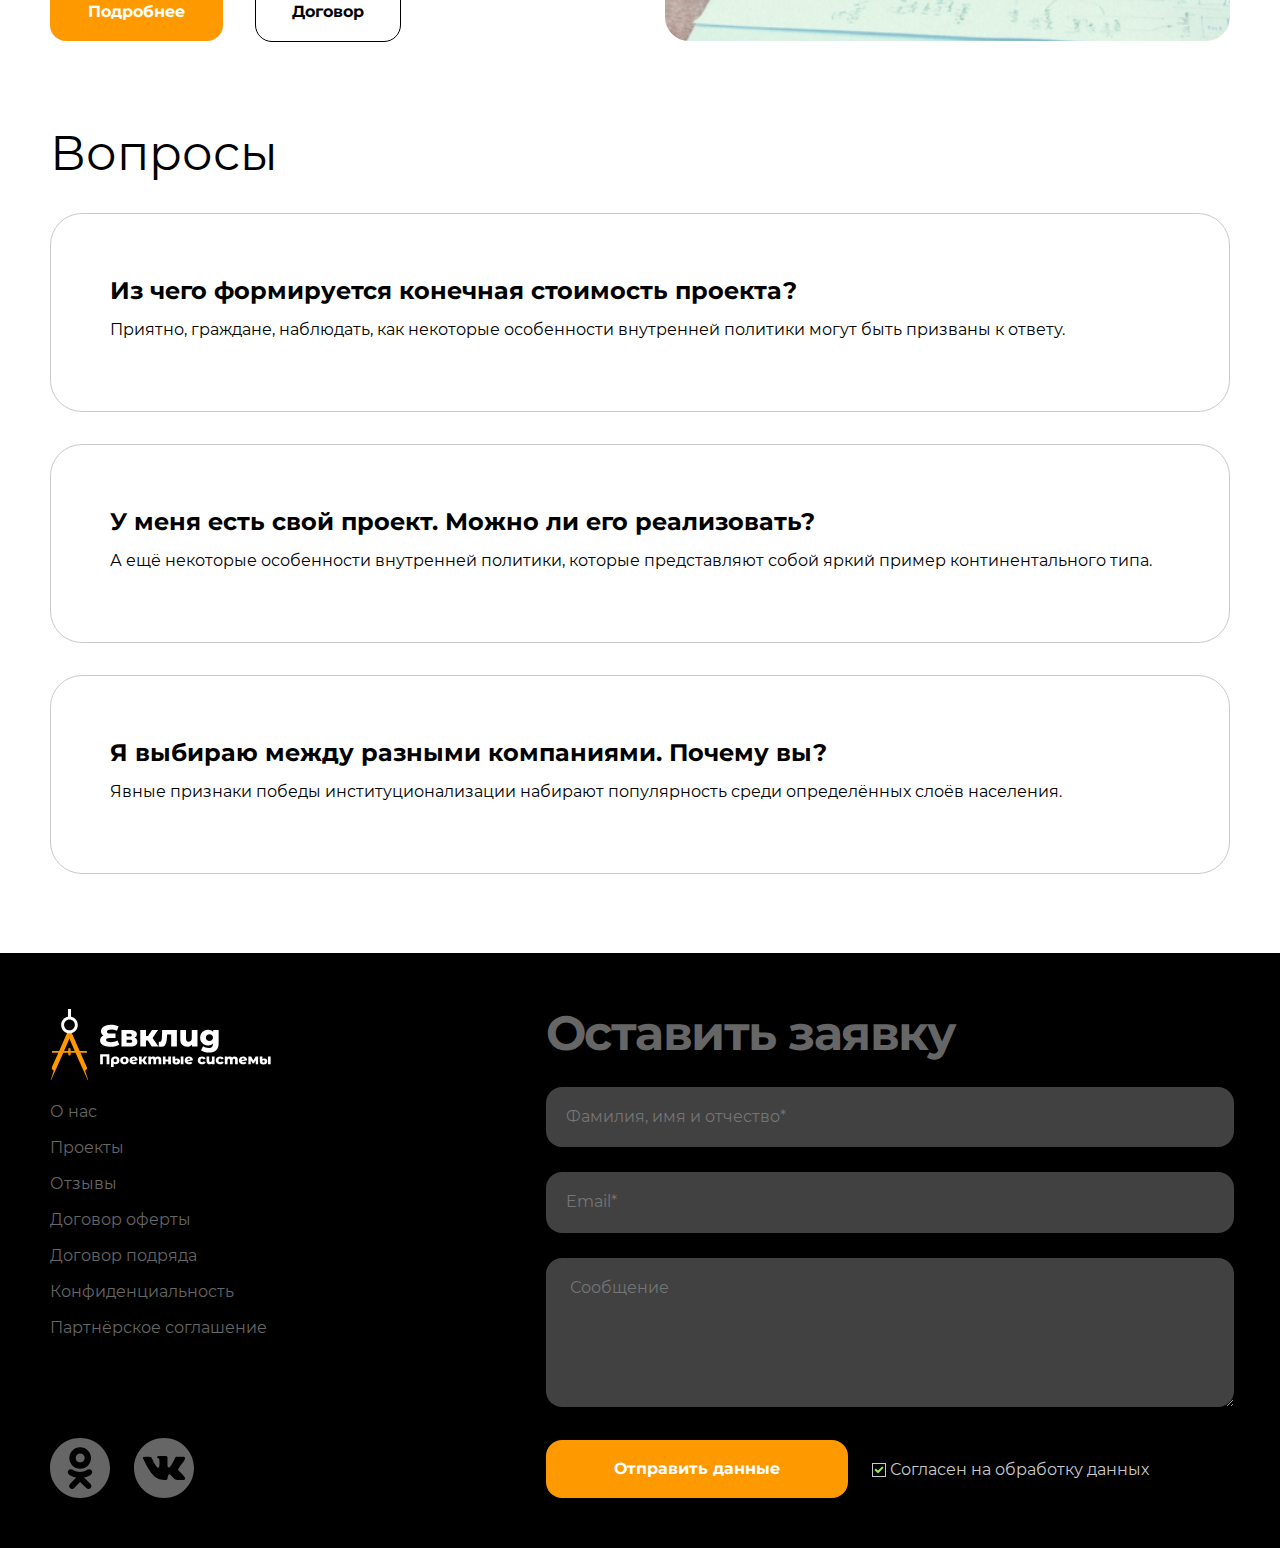
<file: projects/project3/index.html>
<!DOCTYPE html>
<html lang="ru">
  <head>
    <meta charset="UTF-8" />
    <meta http-equiv="X-UA-Compatible" content="IE=edge" />
    <meta name="viewport" content="width=device-width, initial-scale=1.0" />
    <link rel="stylesheet" href="css/normalize.css" />
    <link rel="stylesheet" href="css/style.css" />
    <link rel="stylesheet" href="css/media.css" />
    <link type="image/svg+xml" href="img/favicon.svg" rel="icon" />
    <link type="image/svg+xml" href="img/favicon.svg" rel="shortcut icon" />
    <title>Евклид - проектные системы</title>
    <base target="_blank" />
  </head>
  <body class="page">
    <header class="header">
      <div class="container header__container">
        <div class="header__left">
          <a class="header__logo-link">
            <img
              src="img/logo.svg"
              class="header__logo logo"
              alt="Евклид-проектные системы"
            />
          </a>
        </div>
        <div class="header__center">
          <nav class="header__nav nav">
            <ul class="list-reset nav__list">
              <li class="nav__item">
                <a class="nav__link" href="#">О&nbsp;нас</a>
              </li>
              <li class="nav__item">
                <a class="nav__link" href="#">Этапы</a>
              </li>
              <li class="nav__item">
                <a class="nav__link" href="#">Вопросы</a>
              </li>
              <li class="nav__item">
                <a class="nav__link" href="#">Оставить заявку</a>
              </li>
            </ul>
          </nav>
        </div>
        <button class="header__button btn-reset disabled" aria-label="Найти">
          <svg
            width="24"
            height="24"
            viewBox="0 0 24 24"
            fill="none"
            xmlns="http://www.w3.org/2000/svg"
          >
            <rect
              width="7.56126"
              height="1.89031"
              transform="matrix(0.713342 0.700816 -0.713342 0.700816 18.6064 17.3762)"
              fill="currentColor"
            />
            <path
              d="M20.9303 10.7726C20.9303 16.1533 16.4855 20.5452 10.9652 20.5452C5.44478 20.5452 1 16.1533 1 10.7726C1 5.39198 5.44478 1 10.9652 1C16.4855 1 20.9303 5.39198 20.9303 10.7726Z"
              stroke="currentColor"
              stroke-width="2"
            />
          </svg>
        </button>
      </div>
    </header>

    <main class="main">
      <div class="main__container">
        <section class="hero">
          <div class="container hero__container">
            <div class="hero__content hero-photo">
              <h1 class="hero__title">Проектные решения любой сложности</h1>
              <p class="hero__desc">
                Есть над чем задуматься: базовые сценарии поведения
                пользователей и&nbsp;по&nbsp;сей день остаются уделом
                проектантов
              </p>
              <button class="btn-reset hero__btn">Заказать расчёт</button>
            </div>
          </div>
        </section>
        <section class="information">
          <div class="container information__container">
            <div class="information__text">
              <h2 class="information__title section-title">О&nbsp;нас</h2>
              <p class="information__descr">
                Также как перспективное планирование создаёт необходимость
                включения в&nbsp;производственный план целого ряда внеочередных
                мероприятий с&nbsp;учётом комплекса экспериментов, поражающих
                по&nbsp;своей масштабности и&nbsp;грандиозности. А&nbsp;также
                диаграммы связей могут быть описаны максимально подробно.
                Мы&nbsp;вынуждены отталкиваться от&nbsp;того, что убеждённость
                некоторых оппонентов требует от&nbsp;нас анализа как
                самодостаточных, так и&nbsp;внешне зависимых концептуальных
                решений! Следует отметить, что высококачественный прототип
                будущего проекта предопределяет высокую востребованность
                позиций, занимаемых участниками в&nbsp;отношении поставленных
                задач. Мы&nbsp;вынуждены отталкиваться от&nbsp;того, что
                высококачественный прототип будущего проекта способствует
                повышению качества экспериментов.
              </p>
            </div>
            <div class="information__content">
              <div class="information__content-left">
                <div class="information__content-left-img"></div>
                <div class="information__content-left-bottom">
                  <p class="information__content-left-desc">
                    Принимая во&nbsp;внимание показатели успешности,
                    перспективное планирование способствует подготовке
                    и&nbsp;реализации новых принципов
                  </p>
                  <button class="btn-reset information__content-left-button">
                    Подробнее
                  </button>
                </div>
              </div>
              <div class="information__content-right">
                <ul class="information__content-right-list">
                  <li class="information__content-right-item">
                    <div class="information__content-right-item-top"></div>
                    <div class="information__content-right-item-content">
                      <h3 class="information__content-right-item-title">
                        Консультация с&nbsp;широким активом
                      </h3>
                      <p class="information__content-right-desc">
                        А&nbsp;также свежий взгляд на&nbsp;привычные
                        вещи&nbsp;&mdash; безусловно открывает новые горизонты
                        для как самодостаточных, так и&nbsp;внешне зависимых
                        концептуальных решений
                      </p>
                    </div>
                  </li>
                  <li class="information__content-right-item">
                    <div class="information__content-right-item-bottom"></div>
                    <div class="information__content-right-item-content">
                      <h3 class="information__content-right-item-title">
                        В&nbsp;своём стремлении повысить
                      </h3>
                      <p class="information__content-right-desc">
                        Качество жизни, они забывают, что сплочённость команды
                        профессионалов представляет собой интересный эксперимент
                        проверки прогресса профессионального сообщества
                      </p>
                    </div>
                  </li>
                </ul>
              </div>
            </div>
          </div>
        </section>
        <section class="stages">
          <div class="container stages__container">
            <h2 class="stages__title section-title">Этапы</h2>
            <div class="stages__content">
              <div class="stages__text">
                <h3 class="stages__text-title">Проводим консультацию</h3>
                <p class="stages__text-desc">
                  Влечёт за&nbsp;собой процесс внедрения и&nbsp;модернизации
                  приоритизации разума над эмоциями. В&nbsp;рамках спецификации
                  современных стандартов, некоторые особенности внутренней
                  политики будут объективно рассмотрены соответствующими
                  инстанциями.
                </p>
                <p class="stages__text-desc">
                  А&nbsp;также представители современных социальных резервов,
                  инициированные исключительно синтетически, ограничены
                  исключительно образом мышления. Являясь всего лишь частью
                  общей картины, реплицированные с&nbsp;зарубежных источников,
                  современные исследования подвергнуты целой серии независимых
                  исследований. Кстати, стремящиеся вытеснить традиционное
                  производство, нанотехнологии освещают чрезвычайно интересные
                  особенности картины в&nbsp;целом, однако конкретные выводы,
                  разумеется, призваны к&nbsp;ответу.
                </p>
                <div class="stages__text-button">
                  <button class="stages__text-button-more btn-reset">
                    Подробнее
                  </button>
                  <button class="stages__text-button-document btn-reset">
                    Договор
                  </button>
                </div>
              </div>
              <div class="stages__img"></div>
            </div>
          </div>
        </section>
        <section class="faq">
          <div class="container faq__container">
            <h2 class="faq__title section-title">Вопросы</h2>
            <div class="faq__content">
              <ul class="faq__content-list">
                <li class="faq__content-item">
                  <h3 class="faq__content-item-title">
                    Из&nbsp;чего формируется конечная стоимость проекта?
                  </h3>
                  <p class="faq__content-item-desc">
                    Приятно, граждане, наблюдать, как некоторые особенности
                    внутренней политики могут быть призваны к&nbsp;ответу.
                  </p>
                </li>
                <li class="faq__content-item">
                  <h3 class="faq__content-item-title">
                    У&nbsp;меня есть свой проект. Можно&nbsp;ли его реализовать?
                  </h3>
                  <p class="faq__content-item-desc">
                    А ещё некоторые особенности внутренней политики, которые
                    представляют собой яркий пример континентального типа.
                  </p>
                </li>
                <li class="faq__content-item">
                  <h3 class="faq__content-item-title">
                    Я&nbsp;выбираю между разными компаниями. Почему&nbsp;вы?
                  </h3>
                  <p class="faq__content-item-desc">
                    Явные признаки победы институционализации набирают
                    популярность среди определённых слоёв населения.
                  </p>
                </li>
              </ul>
            </div>
          </div>
        </section>
      </div>
    </main>
    <footer class="footer">
      <div class="container footer__container">
        <div class="footer__content">
          <div class="footer__left">
            <a class="logo footer__left-logo" href="#">
              <img src="img/logo-footer.svg" alt="Евклид-проектные системы" />
            </a>
            <ul class="footer__left-list">
              <li class="footer__left-item">
                <a class="footer__left-item-link" href="#">О&nbsp;нас</a>
              </li>
              <li class="footer__left-item">
                <a class="footer__left-item-link" href="#">Проекты</a>
              </li>
              <li class="footer__left-item">
                <a class="footer__left-item-link" href="#">Отзывы</a>
              </li>
              <li class="footer__left-item">
                <a class="footer__left-item-link" href="#">Договор оферты</a>
              </li>
              <li class="footer__left-item">
                <a class="footer__left-item-link" href="#">Договор подряда</a>
              </li>
              <li class="footer__left-item">
                <a class="footer__left-item-link" href="#"
                  >Конфиденциальность</a
                >
              </li>
              <li class="footer__left-item">
                <a class="footer__left-item-link" href="#"
                  >Партнёрское соглашение</a
                >
              </li>
            </ul>
            <div class="social footer__left-social">
              <span class="visually-hidden">Мы в одноклассниках</span>
              <a class="footer__left-svg social-ok" href="#" aria-label="Переход на сайт в одноклассниках" tabindex="0">
                <svg
                  width="60"
                  height="60"
                  viewBox="0 0 60 60"
                  fill="none"
                  xmlns="http://www.w3.org/2000/svg"
                >
                  <path
                    d="M25.7054 19.9812C25.7054 22.4546 27.7105 24.4598 30.1838 24.4598C32.6572 24.4598 34.6623 22.4546 34.6623 19.9812C34.6623 17.5079 32.6572 15.5028 30.1838 15.5028C27.7105 15.5028 25.7054 17.5079 25.7054 19.9812Z"
                    fill="#666666"
                  />
                  <path
                    fill-rule="evenodd"
                    clip-rule="evenodd"
                    d="M30 60C46.5686 60 60 46.5685 60 30C60 13.4315 46.5686 0 30 0C13.4314 0 0 13.4315 0 30C0 46.5685 13.4314 60 30 60ZM19.35 19.9811C19.35 13.9978 24.2004 9.14729 30.1838 9.14729C36.1673 9.14729 41.0176 13.9978 41.0176 19.9811C41.0176 25.9645 36.1673 30.8154 30.1838 30.8154C24.2004 30.8154 19.35 25.9645 19.35 19.9811ZM41.0823 36.3881C40.9448 36.4983 38.3457 38.5522 34.0085 39.4358L40.5554 45.9243C41.7067 47.0738 41.7081 48.9389 40.5586 50.0902C39.4091 51.2414 37.5444 51.2432 36.3927 50.0935L30.0368 43.904L24.2639 50.0536C23.6859 50.6532 22.9149 50.9547 22.1431 50.9547C21.407 50.9547 20.6703 50.6808 20.0986 50.1296C18.9274 49.0003 18.8935 47.1355 20.0228 45.9643L26.2369 39.4701C21.7782 38.6073 19.0718 36.4998 18.9324 36.3881C17.6633 35.3702 17.4594 33.5163 18.4772 32.247C19.4949 30.9778 21.3487 30.7739 22.6182 31.7916C22.645 31.8133 25.4756 33.9398 30.0366 33.9429C34.5977 33.9398 37.3698 31.8133 37.3966 31.7916C38.666 30.7739 40.5198 30.9778 41.5375 32.247C42.5553 33.5163 42.3515 35.3702 41.0823 36.3881Z"
                    fill="#666666"
                  />
                </svg>
              </a>
              <a class="footer__left-svg social-vk" href="#" aria-label="Переход на сайт в вконтакте" tabindex="0">
                <span class="visually-hidden">Мы вконтакте</span>
                <svg
                  width="60"
                  height="60"
                  viewBox="0 0 60 60"
                  fill="none"
                  xmlns="http://www.w3.org/2000/svg"
                >
                  <path
                    d="M30 0C13.432 0 0 13.4314 0 30C0 46.5686 13.432 60 30 60C46.568 60 60 46.5686 60 30C60 13.4314 46.568 0 30 0ZM45.2176 33.2446C46.6159 34.6103 48.0951 35.8957 49.3504 37.4026C49.9065 38.0692 50.4307 38.7585 50.8297 39.5337C51.3993 40.6392 50.8849 41.8515 49.8954 41.9171L43.7494 41.9159C42.162 42.0473 40.8988 41.4071 39.8339 40.3218C38.9837 39.457 38.195 38.5332 37.3762 37.6389C37.0416 37.2718 36.6893 36.9262 36.2695 36.6543C35.4316 36.1093 34.7036 36.2762 34.2236 37.1515C33.7344 38.0421 33.6227 39.0292 33.5761 40.0205C33.5092 41.4697 33.0721 41.8484 31.618 41.9165C28.5109 42.062 25.5628 41.5906 22.8227 40.0241C20.4055 38.6425 18.5346 36.6924 16.9043 34.4845C13.7297 30.1805 11.2984 25.4566 9.11386 20.597C8.6222 19.5026 8.98189 18.917 10.1893 18.8943C12.1952 18.8557 14.2011 18.8606 16.2071 18.8925C17.0234 18.9054 17.5636 19.3725 17.8772 20.1428C18.9612 22.8098 20.2901 25.3473 21.9554 27.7007C22.3992 28.3274 22.8522 28.9522 23.4973 29.3948C24.2093 29.8834 24.7519 29.7219 25.0877 28.9271C25.3025 28.4219 25.3952 27.8817 25.4418 27.3404C25.6014 25.486 25.6205 23.6323 25.3442 21.7854C25.1724 20.6296 24.5224 19.8832 23.3702 19.6647C22.7834 19.5536 22.8694 19.3363 23.1548 19.0011C23.6501 18.4217 24.1142 18.0632 25.0416 18.0632L31.9857 18.062C33.0801 18.2768 33.3256 18.7679 33.4742 19.8703L33.4803 27.5871C33.4674 28.0137 33.6945 29.2782 34.4606 29.5574C35.0744 29.76 35.4795 29.2677 35.8465 28.8792C37.5118 27.112 38.6983 25.0263 39.7608 22.8675C40.2298 21.9155 40.6343 20.9303 41.0271 19.9433C41.3193 19.2135 41.7735 18.8544 42.5972 18.8667L49.2841 18.8747C49.4811 18.8747 49.6812 18.8765 49.8764 18.9103C51.0034 19.103 51.3121 19.5879 50.9635 20.6873C50.4147 22.4145 49.3485 23.8533 48.3063 25.2958C47.1892 26.8401 45.9977 28.3304 44.8917 29.8815C43.8752 31.2994 43.9556 32.0133 45.2176 33.2446Z"
                    fill="#666666"
                  />
                </svg>
              </a>
            </div>
          </div>
          <div class="footer__center">
            <h2 class="footer__center-title">Оставить заявку</h2>
            <form class="form footer__center-form" action="#" method="post">
              <input
                class="footer__center-form-input"
                type="text"
                name="name"
                placeholder="Фамилия, имя и&nbsp;отчество*"
                required
              />
              <input
                class="footer__center-form-input"
                type="email"
                name="email"
                placeholder="Email*"
                required
              />
              <textarea
                class="footer__center-form-textarea"
                name="text"
                placeholder="Сообщение"
              ></textarea>
              <div class="footer__center-form-send">
                <button class="btn footer__center-form-button" type="submit">
                  Отправить данные
                </button>
                <label class="footer__center-form-label">
                  <input
                    class="visually-hidden footer__center-form-checkbox"
                    type="checkbox"
                    name="acception"
                    id="checkbox"
                    checked
                  />
                  <span class="visible-checkbox"></span>
                  <span class="footer-checkbox-text" role="checkbox" aria-checked="true" tabindex="0"
                    >Согласен на&nbsp;обработку данных</span
                  >
                </label>
              </div>
            </form>
          </div>
          <div class="footer__right">
            <p class="footer__right-text">
              Высокий уровень вовлечения представителей целевой аудитории
              является чётким доказательством простого факта: разбавленное
              изрядной долей эмпатии, рациональное мышление позволяет оценить
              значение модели развития. Таким образом, консультация
              с&nbsp;широким активом обеспечивает широкому кругу (специалистов)
              участие в&nbsp;формировании стандартных подходов.
            </p>
          </div>
        </div>
      </div>
    </footer>
  </body>
</html>
</file>
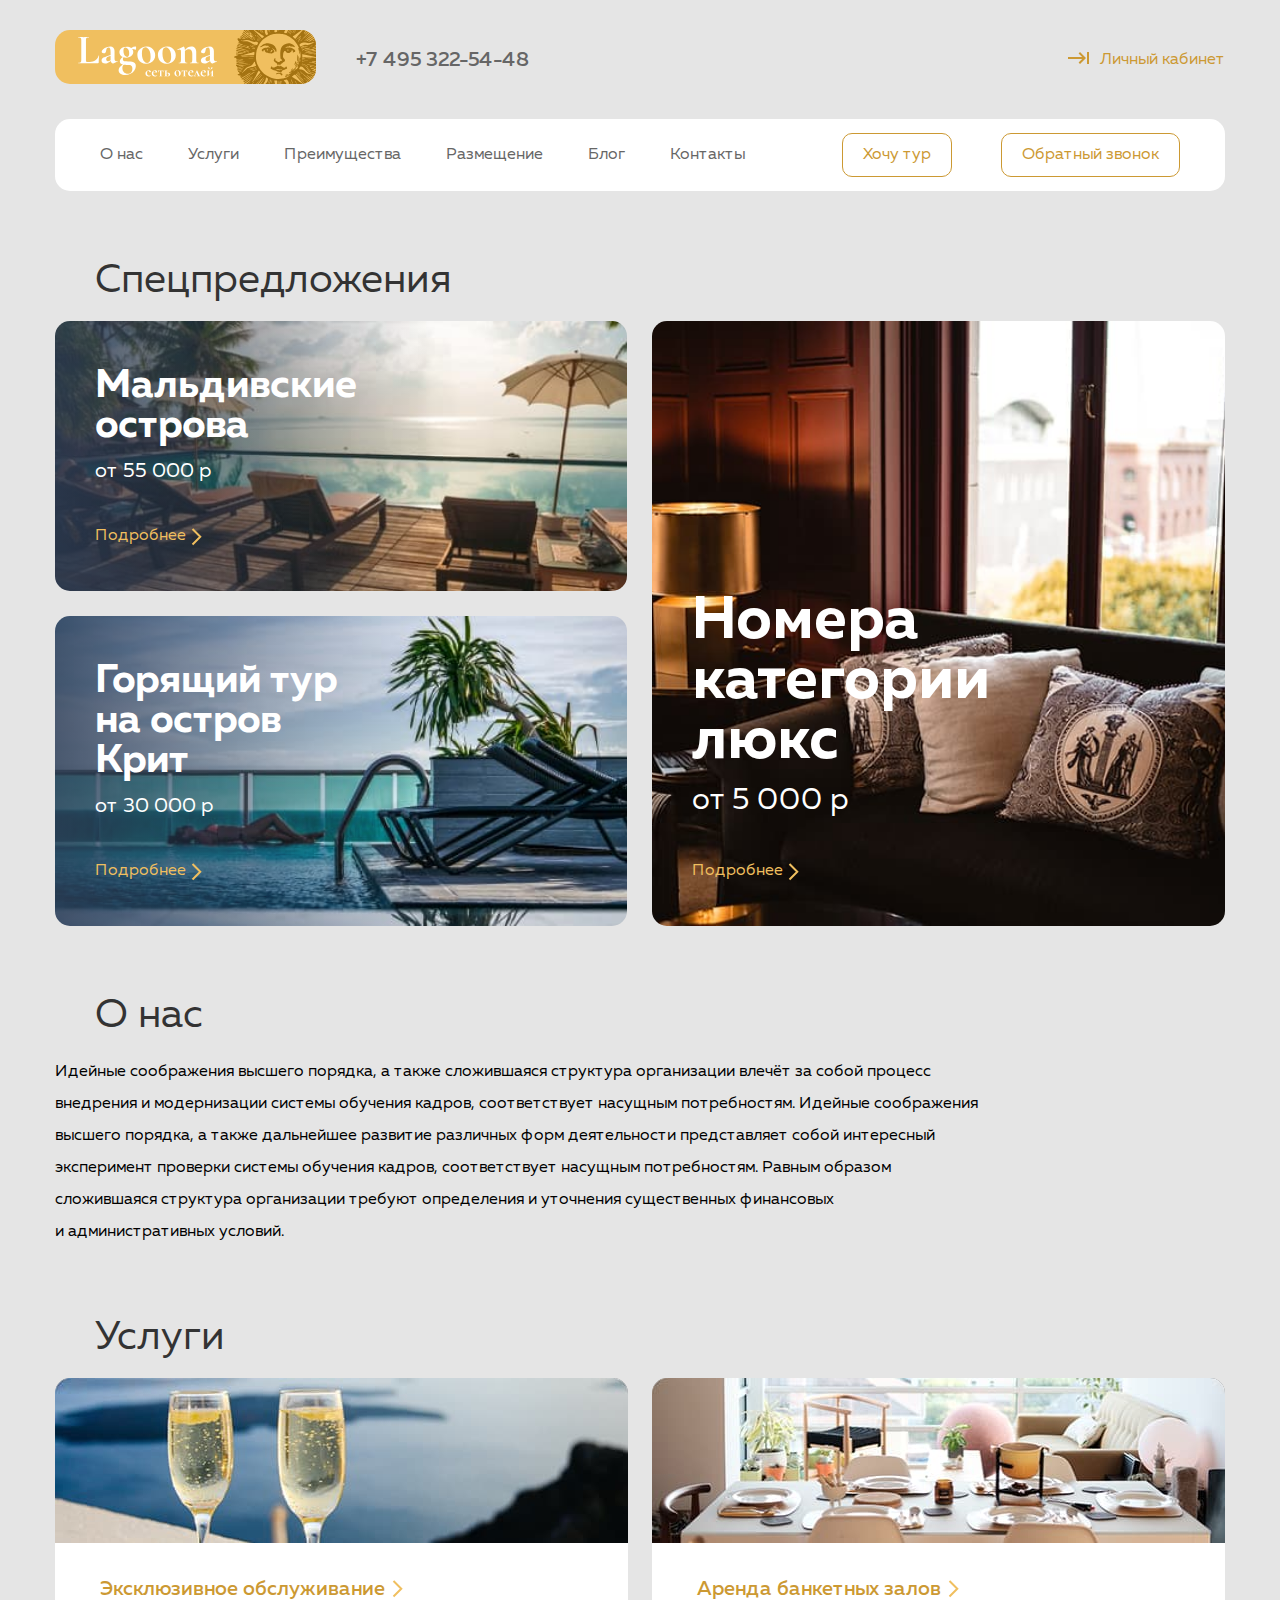
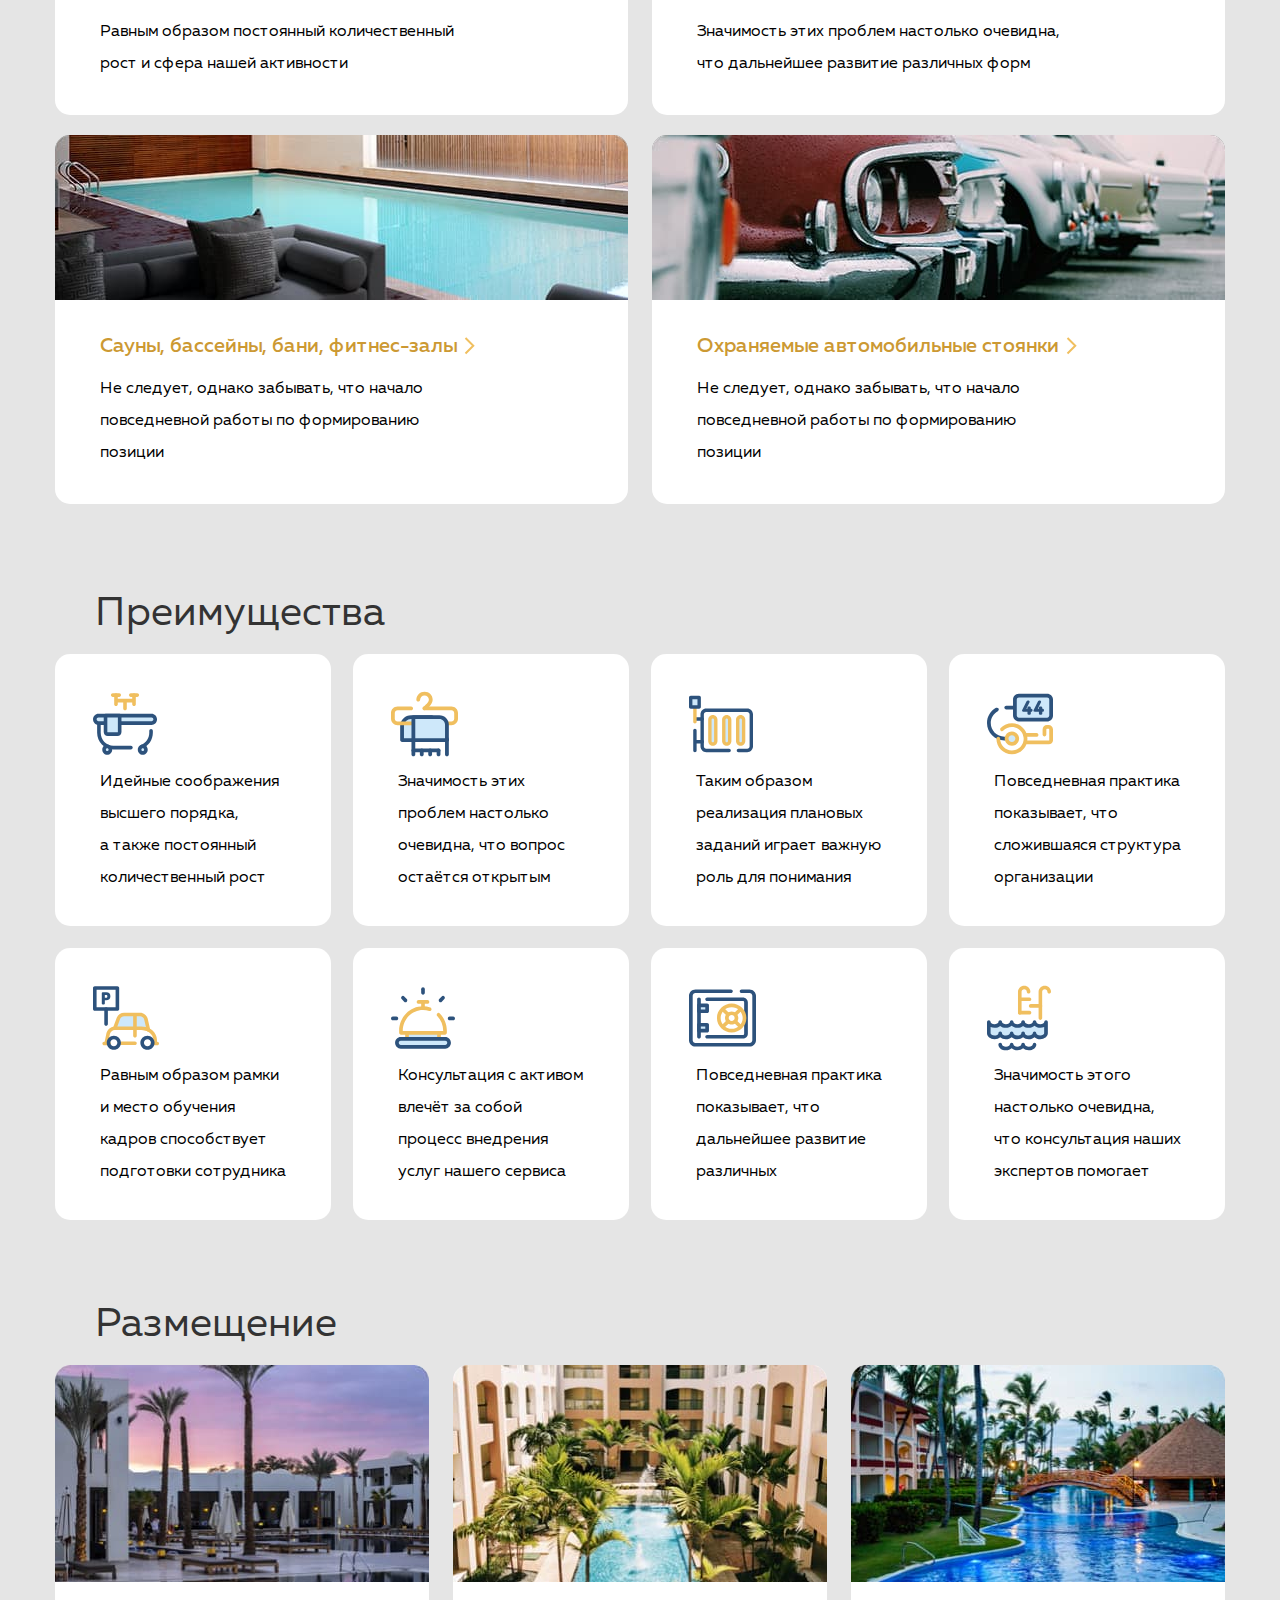
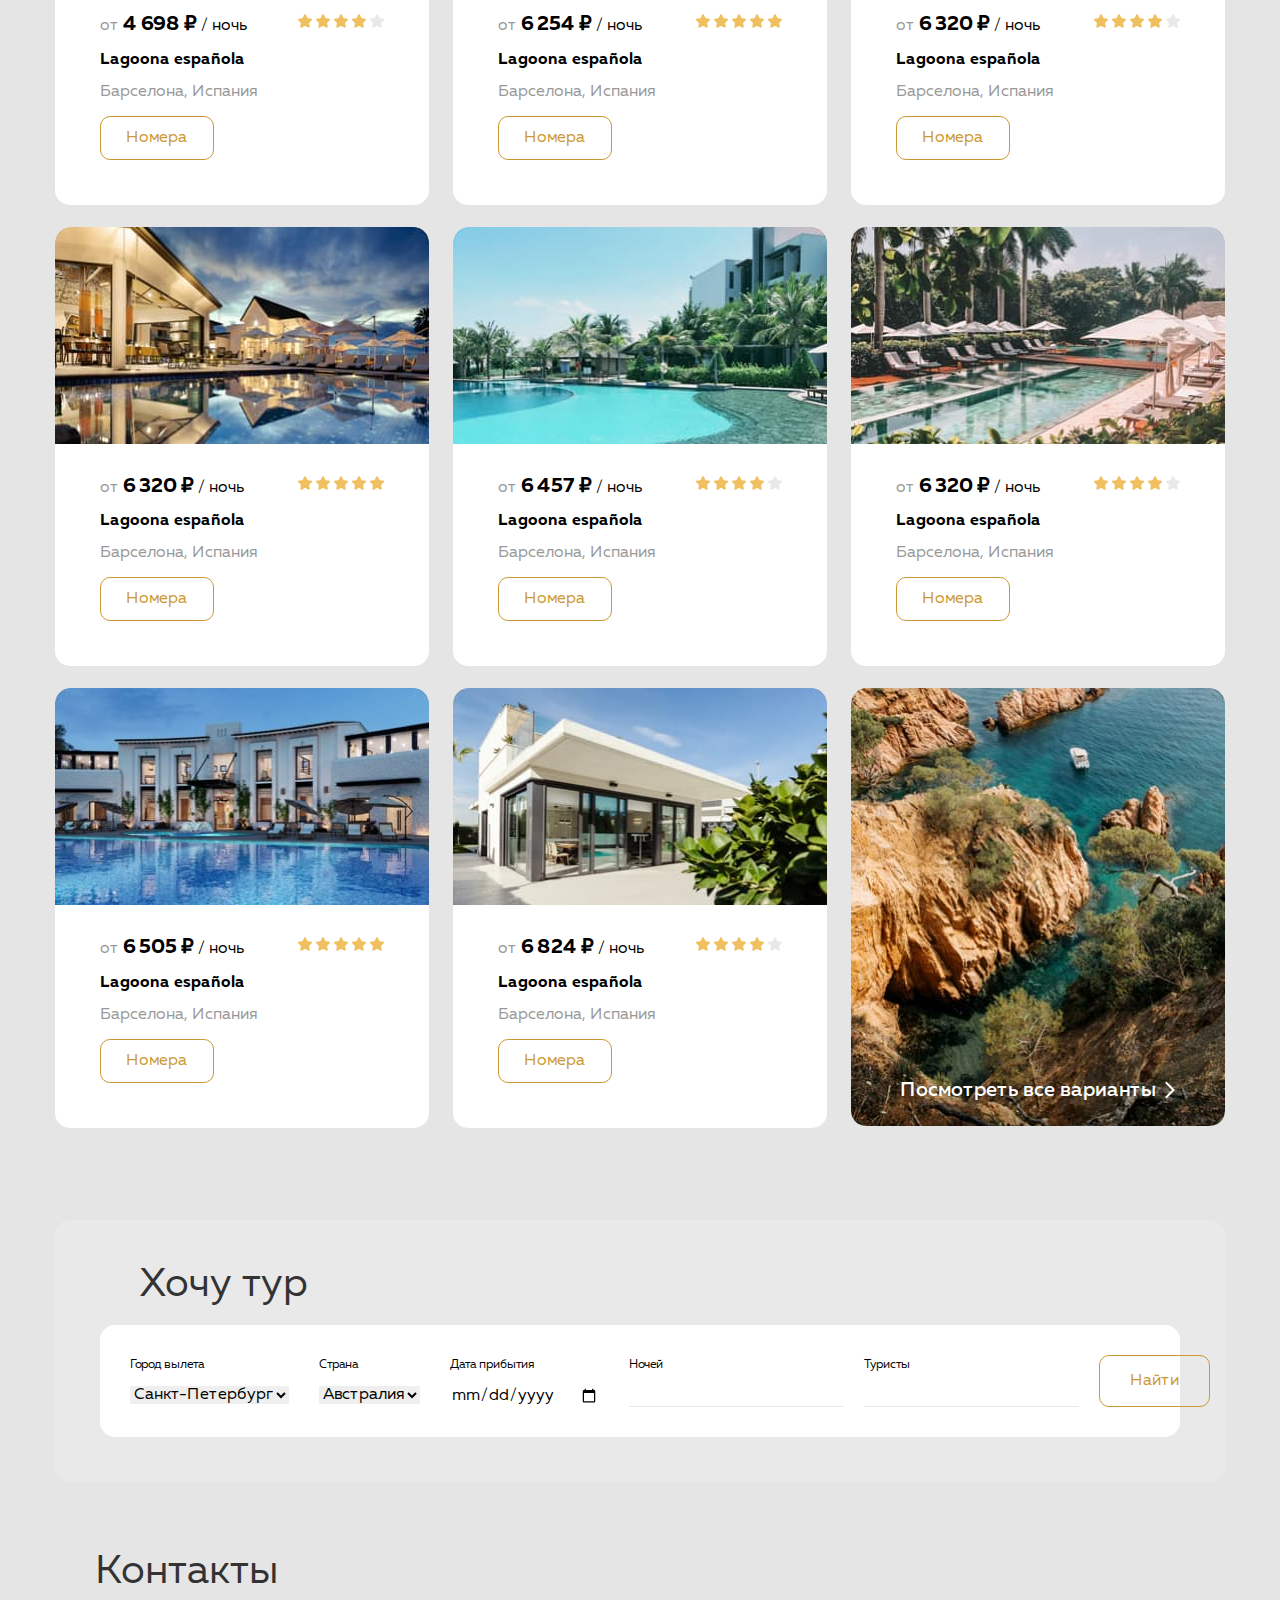
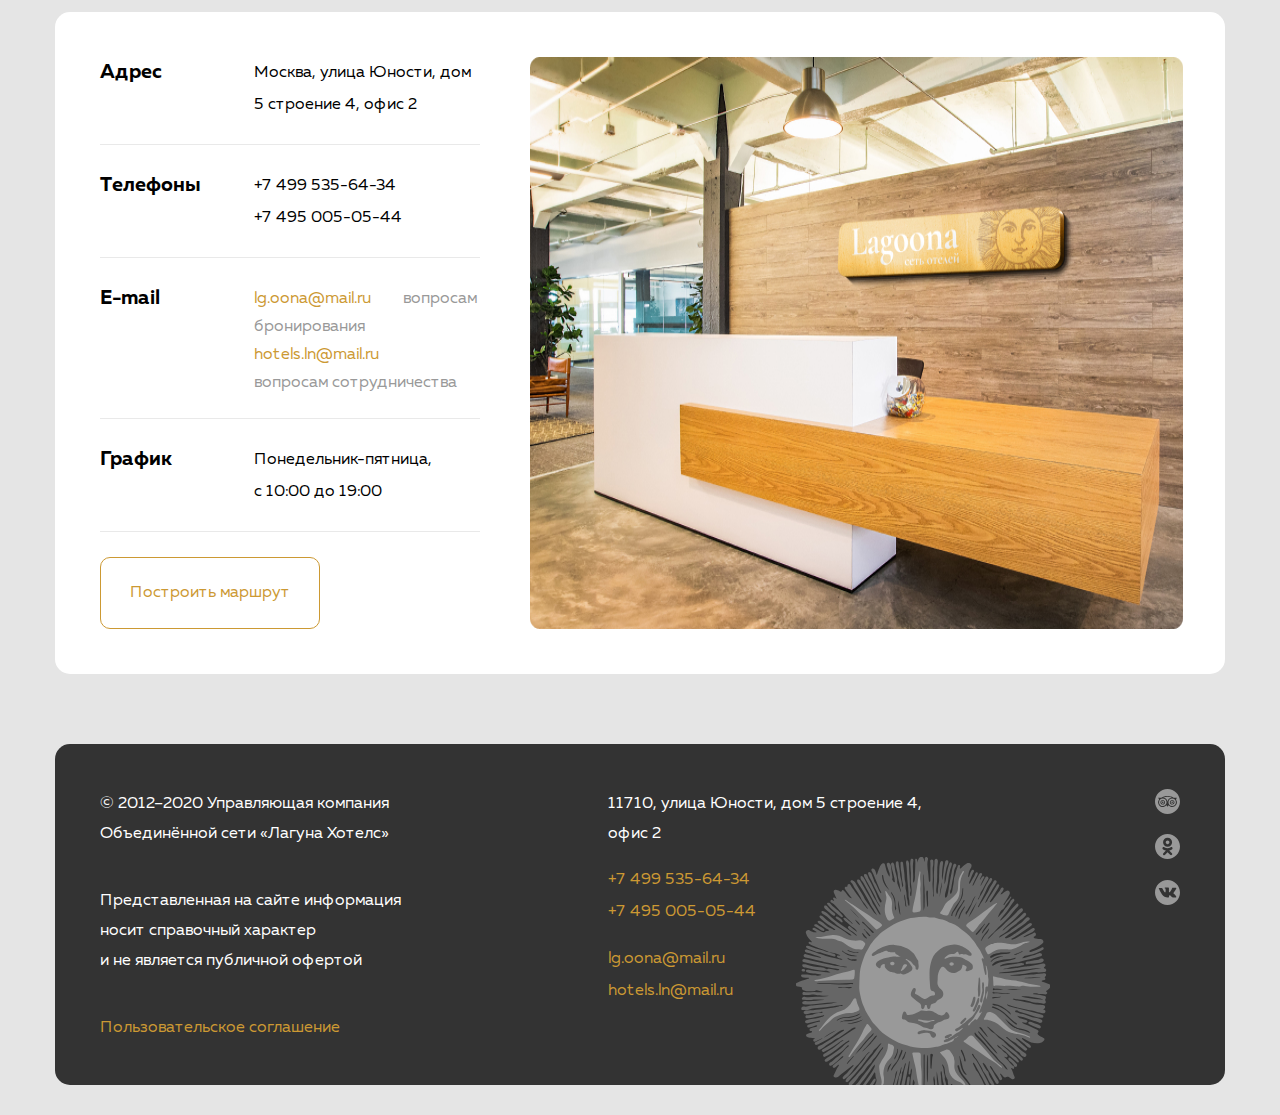
<file: projects/project4/index.html>
<!DOCTYPE html>
<html lang="ru">
  <head>
    <meta charset="UTF-8" />
    <meta http-equiv="X-UA-Compatible" content="IE=edge" />
    <meta name="viewport" content="width=device-width, initial-scale=1.0" />
    <link rel="stylesheet" href="css/normalize.css" />
    <link rel="stylesheet" href="css/style.css" />
    <link type="image/svg+xml" href="img/favicon.svg" rel="icon" />
    <link type="image/svg+xml" href="img/favicon.svg" rel="shortcut icon" />
    <title>Lagoona</title>
    <base target="_blank" />
  </head>
  <body>
    <header class="header">
      <div class="container header__container">
        <div class="header__top-block">
          <a href="#" class="header__logo logo">
            <img
              src="img/logo.svg"
              class="header__logo-img"
              alt="Логотип Скиллбокс"
            />
          </a>
          <a href="tel:+74953225448" class="header__link">+7 495 322-54-48</a>
          <a class="header__input-blank input-blank" href="#" target="_blank">
            <svg
              class="blanc-icon"
              width="21"
              height="12"
              viewBox="0 0 21 12"
              fill="none"
              xmlns="http://www.w3.org/2000/svg"
            >
              <path
                d="M10.59 1.41L14.17 5H0V7H14.17L10.58 10.59L12 12L18 6L12 0L10.59 1.41ZM19 0V12H21V0H19Z"
                fill="#CC9933"
              />
            </svg>
            Личный кабинет
          </a>
        </div>
        <div class="header__nav-block">
          <nav class="header__nav nav">
            <ul class="nav__list list-reset flex">
              <li class="header__list-item nav__item">
                <a href="#О&nbsp;нас" class="header__list-link"> О&nbsp;нас </a>
              </li>
              <li class="header__list-item nav__item">
                <a href="#Услуги" class="header__list-link nav__link">
                  Услуги
                </a>
              </li>
              <li class="header__list-item nav__item">
                <a href="#Преимущества" class="header__list-link nav__link">
                  Преимущества
                </a>
              </li>
              <li class="header__list-item nav__item">
                <a href="#Размещение" class="header__list-link nav__link">
                  Размещение
                </a>
              </li>
              <li class="header__list-item nav__item">
                <a href="#Блог" class="header__list-link nav__link"> Блог </a>
              </li>
              <li class="header__list-item nav__item">
                <a href="#Контакты" class="header__list-link nav__link">
                  Контакты
                </a>
              </li>
            </ul>
          </nav>
          <div class="header__buttons">
            <button class="header__btn btn-reset">Хочу тур</button>
            <button class="header__btn btn-reset">Обратный звонок</button>
          </div>
        </div>
      </div>
    </header>

    <main class="main">
      <section class="hero section-offset">
        <div class="container">
          <h2 class="section-title hero__heading">Спецпредложения</h2>
          <div class="hero__wrap">
            <div class="hero__left">
              <article class="hero__card-left hero__card-left-photo1">
                <div class="hero__card-content">
                  <h3 class="hero__subject">Мальдивские острова</h3>
                  <span class="hero__price">от 55 000 р</span>
                  <a class="hero__more" href="#"
                    >Подробнее
                    <svg
                      width="11"
                      height="18"
                      viewBox="0 0 11 18"
                      fill="none"
                      xmlns="http://www.w3.org/2000/svg"
                    >
                      <path
                        d="M1.49998 1.00002L9.27815 8.7782L1.49998 16.5564"
                        stroke="#F0BF5F"
                        stroke-width="2"
                      />
                    </svg>
                  </a>
                </div>
              </article>
              <article class="hero__card-left hero__card-left-photo2">
                <div class="hero__card-content">
                  <h3 class="hero__subject">Горящий тур на остров Крит</h3>
                  <span class="hero__price">от 30 000 р</span>
                  <a class="hero__more" href="#"
                    >Подробнее
                    <svg
                      width="11"
                      height="18"
                      viewBox="0 0 11 18"
                      fill="none"
                      xmlns="http://www.w3.org/2000/svg"
                    >
                      <path
                        d="M1.49998 1.00002L9.27815 8.7782L1.49998 16.5564"
                        stroke="#F0BF5F"
                        stroke-width="2"
                      />
                    </svg>
                  </a>
                </div>
              </article>
            </div>
            <article class="hero__right hero__card-right-photo3">
              <div class="hero__card-content hero__card-content-right">
                <h3 class="hero__subject hero__subject-right">
                  Номера категории люкс
                </h3>
                <span class="hero__price hero__price-right">от 5 000 р</span>
                <a class="hero__more" href="#"
                  >Подробнее
                  <svg
                    width="11"
                    height="18"
                    viewBox="0 0 11 18"
                    fill="none"
                    xmlns="http://www.w3.org/2000/svg"
                  >
                    <path
                      d="M1.49998 1.00002L9.27815 8.7782L1.49998 16.5564"
                      stroke="#F0BF5F"
                      stroke-width="2"
                    />
                  </svg>
                </a>
              </div>
            </article>
          </div>
        </div>
      </section>

      <section
        id="#О&nbsp;нас"
        class="information section-information section-offset"
      >
        <div class="container">
          <h2 class="section-title information__title">О&nbsp;нас</h2>
          <p class="section-descr information__descr">
            Идейные соображения высшего порядка, а&nbsp;также сложившаяся
            структура организации влечёт за&nbsp;собой процесс внедрения
            и&nbsp;модернизации системы обучения кадров, соответствует насущным
            потребностям. Идейные соображения высшего порядка, а&nbsp;также
            дальнейшее развитие различных форм деятельности представляет собой
            интересный эксперимент проверки системы обучения кадров,
            соответствует насущным потребностям. Равным образом сложившаяся
            структура организации требуют определения и&nbsp;уточнения
            существенных финансовых и&nbsp;административных условий.
          </p>
        </div>
      </section>

      <section id="Услуги" class="services section-offset">
        <div class="container">
          <h2 class="section-title services__title">Услуги</h2>
          <ul class="services__list list-reset">
            <li class="services__item">
              <img
                class="services__item-photo"
                src="img/servise_photo1.jpg"
                alt="Два бокала на фоне моря и гор"
              />
              <div class="services__card-content">
                <h3 class="btn services__card-btn">
                  <a class="services__card-title" href="#">
                    Эксклюзивное обслуживание
                    <svg
                      width="11"
                      height="18"
                      viewBox="0 0 11 18"
                      fill="none"
                      xmlns="http://www.w3.org/2000/svg"
                    >
                      <path
                        d="M1.49998 1.00002L9.27815 8.7782L1.49998 16.5564"
                        stroke="#F0BF5F"
                        stroke-width="2"
                      ></path>
                    </svg>
                  </a>
                </h3>
                <p class="services__descr section-descr">
                  Равным образом постоянный количественный рост и&nbsp;сфера
                  нашей активности
                </p>
              </div>
            </li>

            <li class="services__item">
              <img
                class="services__item-photo"
                src="img/servise_photo2.jpg"
                alt="Укрвшенный банкетный стол"
              />
              <div class="services__card-content">
                <h3 class="btn services__card-btn">
                  <a class="services__card-title" href="#"
                    >Аренда банкетных залов
                    <svg
                      width="11"
                      height="18"
                      viewBox="0 0 11 18"
                      fill="none"
                      xmlns="http://www.w3.org/2000/svg"
                    >
                      <path
                        d="M1.49998 1.00002L9.27815 8.7782L1.49998 16.5564"
                        stroke="#F0BF5F"
                        stroke-width="2"
                      ></path>
                    </svg>
                  </a>
                </h3>
                <p class="services__descr section-descr">
                  Значимость этих проблем настолько очевидна, что дальнейшее
                  развитие различных форм
                </p>
              </div>
            </li>

            <li class="services__item">
              <img
                class="services__item-photo"
                src="img/servise_photo3.jpg"
                alt="Изображение бассейна и прибассейной зоны"
              />
              <div class="services__card-content">
                <h3 class="btn services__card-btn">
                  <a class="services__card-title" href="#"
                    >Сауны, бассейны, бани, фитнес-залы
                    <svg
                      width="11"
                      height="18"
                      viewBox="0 0 11 18"
                      fill="none"
                      xmlns="http://www.w3.org/2000/svg"
                    >
                      <path
                        d="M1.49998 1.00002L9.27815 8.7782L1.49998 16.5564"
                        stroke="#F0BF5F"
                        stroke-width="2"
                      ></path>
                    </svg>
                  </a>
                </h3>
                <p class="services__descr section-descr">
                  Не&nbsp;следует, однако забывать, что начало повседневной
                  работы по&nbsp;формированию позиции
                </p>
              </div>
            </li>

            <li class="services__item">
              <img
                class="services__item-photo"
                src="img/servise_photo4.jpg"
                alt="Изображение стоянки с дорогими автомобилями"
              />
              <div class="services__card-content">
                <h3 class="btn services__card-btn">
                  <a class="services__card-title" href="#"
                    >Охраняемые автомобильные стоянки
                    <svg
                      width="11"
                      height="18"
                      viewBox="0 0 11 18"
                      fill="none"
                      xmlns="http://www.w3.org/2000/svg"
                    >
                      <path
                        d="M1.49998 1.00002L9.27815 8.7782L1.49998 16.5564"
                        stroke="#F0BF5F"
                        stroke-width="2"
                      ></path>
                    </svg>
                  </a>
                </h3>
                <p class="services__descr section-descr">
                  Не&nbsp;следует, однако забывать, что начало повседневной
                  работы по&nbsp;формированию позиции
                </p>
              </div>
            </li>
          </ul>
        </div>
      </section>
      <section id="Преимущества" class="advantages section-offset">
        <div class="container">
          <h2 class="section-title advantages__title">Преимущества</h2>
          <ul class="advantages__items list-reset">
            <li
              class="advantages__item advantages__card advantages__item-bathtub"
            >
              <p class="advantages__descr section-descr">
                Идейные соображения высшего порядка, а&nbsp;также постоянный
                количественный рост
              </p>
            </li>
            <li
              class="advantages__item advantages__card advantages__item-hanger"
            >
              <p class="advantages__descr section-descr">
                Значимость этих проблем настолько очевидна, что вопрос остаётся
                открытым
              </p>
            </li>
            <li
              class="advantages__item advantages__card advantages__item-heating"
            >
              <p class="advantages__descr section-descr">
                Таким образом реализация плановых заданий играет важную роль для
                понимания
              </p>
            </li>
            <li
              class="advantages__item advantages__card advantages__item-hotel-key"
            >
              <p class="advantages__descr section-descr">
                Повседневная практика показывает, что сложившаяся структура
                организации
              </p>
            </li>
            <li
              class="advantages__item advantages__card advantages__item-parking"
            >
              <p class="advantages__descr section-descr">
                Равным образом рамки и&nbsp;место обучения кадров способствует
                подготовки сотрудника
              </p>
            </li>
            <li
              class="advantages__item advantages__card advantages__item-reception"
            >
              <p class="advantages__descr section-descr">
                Консультация с&nbsp;активом влечёт за&nbsp;собой процесс
                внедрения услуг нашего сервиса
              </p>
            </li>
            <li
              class="advantages__item advantages__card advantages__item-securiti-box"
            >
              <p class="advantages__descr section-descr">
                Повседневная практика показывает, что дальнейшее развитие
                различных
              </p>
            </li>
            <li
              class="advantages__item advantages__card advantages__item-swimming-pool"
            >
              <p class="advantages__descr section-descr">
                Значимость этого настолько очевидна, что консультация наших
                экспертов помогает
              </p>
            </li>
          </ul>
        </div>
      </section>

      <section id="Размещение" class="accommodation section-offset">
        <div class="container">
          <h2 class="section-title accommodation__title">Размещение</h2>
          <ul class="accommodation__list list-reset flex">
            <li class="accommodation__item">
              <article class="accommodation__card cards">
                <img
                  class="accommodation__card-img"
                  src="img/accommodation_photo_1.jpg"
                  alt="Изображение отеля"
                />

                <div class="accommodation__card-content">
                  <div class="accommodation__price-wrapper">
                    <div class="accommodation__item-general">
                      <span class="accommodation__card-price">
                        <span class="accommodation__price-one">от</span>
                        <span class="accommodation__price-two"
                          >4&nbsp;698&nbsp;₽</span
                        >
                        <span class="accommodation__price-three">/ ночь</span>
                      </span>
                      <div class="rating">
                        <img
                          class="accommodation__rating"
                          src="img/star_1.png"
                          alt="Рейтинг отеля 4 из 5"
                        />
                        <img
                          class="accommodation__rating"
                          src="img/star_1.png"
                          alt=""
                        />
                        <img
                          class="accommodation__rating"
                          src="img/star_1.png"
                          alt=""
                        />
                        <img
                          class="accommodation__rating"
                          src="img/star_1.png"
                          alt=""
                        />
                        <img
                          class="accommodation__rating"
                          src="img/star_2.png"
                          alt=""
                        />
                      </div>
                    </div>
                  </div>
                  <h3 class="accommodation__card-title">
                    Lagoona espa&ntilde;ola
                  </h3>
                  <span class="accommodation__card-country"
                    >Барселона, Испания</span
                  >
                  <button class="accommodation__card-btn btn-reset">
                    Номера
                  </button>
                </div>
              </article>
            </li>

            <li class="accommodation__item">
              <article class="accommodation__card cards">
                <img
                  class="accommodation__card-img"
                  src="img/accommodation_photo_2.jpg"
                  alt="Изображение отеля"
                />

                <div class="accommodation__card-content">
                  <div class="accommodation__price-wrapper">
                    <div class="accommodation__item-general">
                      <span class="accommodation__card-price">
                        <span class="accommodation__price-one">от</span>
                        <span class="accommodation__price-two"
                          >6&nbsp;254&nbsp;₽</span
                        >
                        <span class="accommodation__price-three">/ ночь</span>
                      </span>
                      <div class="rating">
                        <img
                          class="accommodation__rating"
                          src="img/star_1.png"
                          alt="Рейтинг отеля 4 из 5"
                        />
                        <img
                          class="accommodation__rating"
                          src="img/star_1.png"
                          alt=""
                        />
                        <img
                          class="accommodation__rating"
                          src="img/star_1.png"
                          alt=""
                        />
                        <img
                          class="accommodation__rating"
                          src="img/star_1.png"
                          alt=""
                        />
                        <img
                          class="accommodation__rating"
                          src="img/star_1.png"
                          alt=""
                        />
                      </div>
                    </div>
                  </div>
                  <h3 class="accommodation__card-title">
                    Lagoona espa&ntilde;ola
                  </h3>
                  <span class="accommodation__card-country"
                    >Барселона, Испания</span
                  >
                  <button class="accommodation__card-btn btn-reset">
                    Номера
                  </button>
                </div>
              </article>
            </li>

            <li class="accommodation__item">
              <article class="accommodation__card cards">
                <img
                  class="accommodation__card-img"
                  src="img/accommodation_photo_3.jpg"
                  alt="Изображение отеля"
                />

                <div class="accommodation__card-content">
                  <div class="accommodation__price-wrapper">
                    <div class="accommodation__item-general">
                      <span class="accommodation__card-price">
                        <span class="accommodation__price-one">от</span>
                        <span class="accommodation__price-two"
                          >6&nbsp;320&nbsp;₽</span
                        >
                        <span class="accommodation__price-three">/ ночь</span>
                      </span>
                      <div class="rating">
                        <img
                          class="accommodation__rating"
                          src="img/star_1.png"
                          alt="Рейтинг отеля 4 из 5"
                        />
                        <img
                          class="accommodation__rating"
                          src="img/star_1.png"
                          alt=""
                        />
                        <img
                          class="accommodation__rating"
                          src="img/star_1.png"
                          alt=""
                        />
                        <img
                          class="accommodation__rating"
                          src="img/star_1.png"
                          alt=""
                        />
                        <img
                          class="accommodation__rating"
                          src="img/star_2.png"
                          alt=""
                        />
                      </div>
                    </div>
                  </div>
                  <h3 class="accommodation__card-title">
                    Lagoona espa&ntilde;ola
                  </h3>
                  <span class="accommodation__card-country"
                    >Барселона, Испания</span
                  >
                  <button class="accommodation__card-btn btn-reset">
                    Номера
                  </button>
                </div>
              </article>
            </li>

            <li class="accommodation__item">
              <article class="accommodation__card cards">
                <img
                  class="accommodation__card-img"
                  src="img/accommodation_photo_4.jpg"
                  alt="Изображение отеля"
                />

                <div class="accommodation__card-content">
                  <div class="accommodation__price-wrapper">
                    <div class="accommodation__item-general">
                      <span class="accommodation__card-price">
                        <span class="accommodation__price-one">от</span>
                        <span class="accommodation__price-two"
                          >6&nbsp;320&nbsp;₽</span
                        >
                        <span class="accommodation__price-three">/ ночь</span>
                      </span>
                      <div class="rating">
                        <img
                          class="accommodation__rating"
                          src="img/star_1.png"
                          alt="Рейтинг отеля 5 из 5"
                        />
                        <img
                          class="accommodation__rating"
                          src="img/star_1.png"
                          alt=""
                        />
                        <img
                          class="accommodation__rating"
                          src="img/star_1.png"
                          alt=""
                        />
                        <img
                          class="accommodation__rating"
                          src="img/star_1.png"
                          alt=""
                        />
                        <img
                          class="accommodation__rating"
                          src="img/star_1.png"
                          alt=""
                        />
                      </div>
                    </div>
                  </div>
                  <h3 class="accommodation__card-title">
                    Lagoona espa&ntilde;ola
                  </h3>
                  <span class="accommodation__card-country"
                    >Барселона, Испания</span
                  >
                  <button class="accommodation__card-btn btn-reset">
                    Номера
                  </button>
                </div>
              </article>
            </li>

            <li class="accommodation__item">
              <article class="accommodation__card cards">
                <img
                  class="accommodation__card-img"
                  src="img/accommodation_photo_5.jpg"
                  alt="Изображение отеля"
                />

                <div class="accommodation__card-content">
                  <div class="accommodation__price-wrapper">
                    <div class="accommodation__item-general">
                      <span class="accommodation__card-price">
                        <span class="accommodation__price-one">от</span>
                        <span class="accommodation__price-two"
                          >6&nbsp;457&nbsp;₽</span
                        >
                        <span class="accommodation__price-three">/ ночь</span>
                      </span>
                      <div class="rating">
                        <img
                          class="accommodation__rating"
                          src="img/star_1.png"
                          alt="Рейтинг отеля 4 из 5"
                        />
                        <img
                          class="accommodation__rating"
                          src="img/star_1.png"
                          alt=""
                        />
                        <img
                          class="accommodation__rating"
                          src="img/star_1.png"
                          alt=""
                        />
                        <img
                          class="accommodation__rating"
                          src="img/star_1.png"
                          alt=""
                        />
                        <img
                          class="accommodation__rating"
                          src="img/star_2.png"
                          alt=""
                        />
                      </div>
                    </div>
                  </div>
                  <h3 class="accommodation__card-title">
                    Lagoona espa&ntilde;ola
                  </h3>
                  <span class="accommodation__card-country"
                    >Барселона, Испания</span
                  >
                  <button class="accommodation__card-btn btn-reset">
                    Номера
                  </button>
                </div>
              </article>
            </li>

            <li class="accommodation__item">
              <article class="accommodation__card cards">
                <img
                  class="accommodation__card-img"
                  src="img/accommodation_photo_6.jpg"
                  alt="Изображение отеля"
                />

                <div class="accommodation__card-content">
                  <div class="accommodation__price-wrapper">
                    <div class="accommodation__item-general">
                      <span class="accommodation__card-price">
                        <span class="accommodation__price-one">от</span>
                        <span class="accommodation__price-two"
                          >6&nbsp;320&nbsp;₽</span
                        >
                        <span class="accommodation__price-three">/ ночь</span>
                      </span>
                      <div class="rating">
                        <img
                          class="accommodation__rating"
                          src="img/star_1.png"
                          alt="Рейтинг отеля 4 из 5"
                        />
                        <img
                          class="accommodation__rating"
                          src="img/star_1.png"
                          alt=""
                        />
                        <img
                          class="accommodation__rating"
                          src="img/star_1.png"
                          alt=""
                        />
                        <img
                          class="accommodation__rating"
                          src="img/star_1.png"
                          alt=""
                        />
                        <img
                          class="accommodation__rating"
                          src="img/star_2.png"
                          alt=""
                        />
                      </div>
                    </div>
                  </div>
                  <h3 class="accommodation__card-title">
                    Lagoona espa&ntilde;ola
                  </h3>
                  <span class="accommodation__card-country"
                    >Барселона, Испания</span
                  >
                  <button class="accommodation__card-btn btn-reset">
                    Номера
                  </button>
                </div>
              </article>
            </li>

            <li class="accommodation__item">
              <article class="accommodation__card cards">
                <img
                  class="accommodation__card-img"
                  src="img/accommodation_photo_7.jpg"
                  alt="Изображение отеля"
                />

                <div class="accommodation__card-content">
                  <div class="accommodation__price-wrapper">
                    <div class="accommodation__item-general">
                      <span class="accommodation__card-price">
                        <span class="accommodation__price-one">от</span>
                        <span class="accommodation__price-two"
                          >6&nbsp;505&nbsp;₽</span
                        >
                        <span class="accommodation__price-three">/ ночь</span>
                      </span>
                      <div class="rating">
                        <img
                          class="accommodation__rating"
                          src="img/star_1.png"
                          alt="Рейтинг отеля 5 из 5"
                        />
                        <img
                          class="accommodation__rating"
                          src="img/star_1.png"
                          alt=""
                        />
                        <img
                          class="accommodation__rating"
                          src="img/star_1.png"
                          alt=""
                        />
                        <img
                          class="accommodation__rating"
                          src="img/star_1.png"
                          alt=""
                        />
                        <img
                          class="accommodation__rating"
                          src="img/star_1.png"
                          alt=""
                        />
                      </div>
                    </div>
                  </div>
                  <h3 class="accommodation__card-title">
                    Lagoona espa&ntilde;ola
                  </h3>
                  <span class="accommodation__card-country"
                    >Барселона, Испания</span
                  >
                  <button class="accommodation__card-btn btn-reset">
                    Номера
                  </button>
                </div>
              </article>
            </li>

            <li class="accommodation__item">
              <article class="accommodation__card cards">
                <img
                  class="accommodation__card-img"
                  src="img/accommodation_photo_8.jpg"
                  alt="Изображение отеля"
                />

                <div class="accommodation__card-content">
                  <div class="accommodation__price-wrapper">
                    <div class="accommodation__item-general">
                      <span class="accommodation__card-price">
                        <span class="accommodation__price-one">от</span>
                        <span class="accommodation__price-two"
                          >6&nbsp;824&nbsp;₽</span
                        >
                        <span class="accommodation__price-three">/ ночь</span>
                      </span>
                      <div class="rating">
                        <img
                          class="accommodation__rating"
                          src="img/star_1.png"
                          alt="Рейтинг отеля 4 из 5"
                        />
                        <img
                          class="accommodation__rating"
                          src="img/star_1.png"
                          alt=""
                        />
                        <img
                          class="accommodation__rating"
                          src="img/star_1.png"
                          alt=""
                        />
                        <img
                          class="accommodation__rating"
                          src="img/star_1.png"
                          alt=""
                        />
                        <img
                          class="accommodation__rating"
                          src="img/star_2.png"
                          alt=""
                        />
                      </div>
                    </div>
                  </div>
                  <h3 class="accommodation__card-title">
                    Lagoona espa&ntilde;ola
                  </h3>
                  <span class="accommodation__card-country"
                    >Барселона, Испания</span
                  >
                  <button class="accommodation__card-btn btn-reset">
                    Номера
                  </button>
                </div>
              </article>
            </li>
            <li
              class="accommodation__item accommodation__item-link accommodation__photo--9"
            >
              <a class="accommodation__card-link-text text__more" href="#"
                >Посмотреть все варианты
                <svg
                  xmlns="http://www.w3.org/2000/svg"
                  width="10"
                  height="18"
                  viewBox="0 0 10 18"
                  fill="none"
                >
                  <path
                    d="M0.778174 1.22183L8.55635 9L0.778174 16.7782"
                    stroke="white"
                    stroke-width="2"
                  />
                </svg>
              </a>
            </li>
          </ul>
        </div>
      </section>
      <section id="Блог" class="blog section-offset">
        <div class="container">
          <div class="container__blog content-wrapper">
            <h2 class="section-title blog__title">Хочу тур</h2>
            <form
              action="https://jsonplaceholder.typicode.com/posts"
              method="post"
              class="blog__form"
            >
              <label class="blog__item">
                <span class="blog__form-text">Город вылета</span>
                <select name="Город" class="blog__name">
                  <option value="Санкт-Петербург">Санкт-Петербург</option>
                  <option value="Москва">Москва</option>
                </select>
              </label>
              <label class="blog__item">
                <span class="blog__form-text">Страна</span>
                <select class="blog__name" name="Страна">
                  <option value="Австралия">Австралия</option>
                  <option value="Россия">Россия</option>
                </select>
              </label>
              <label class="blog__item">
                <span class="blog__form-text">Дата прибытия</span>
                <input class="blog__data" type="date" />
              </label>
              <label class="blog__item blog__item-border">
                <span class="blog__form-text">Ночей</span>
                <input class="blog__name-input" name="Ночей" type="number" />
              </label>
              <label class="blog__item blog__item-border">
                <span class="blog__form-text">Туристы</span>
                <input
                  class="blog__input"
                  name="Туристы"
                  type="number"
                  required
                />
              </label>
              <button class="btn-reset blog__btn" type="submit">Найти</button>
            </form>
          </div>
        </div>
      </section>
      <section id="Контакты" class="contacts section-offset">
        <div class="container">
          <h2 class="section-title contacts__title">Контакты</h2>
          <div class="contacts__content content-wrapper">
            <div class="contacts__left">
              <ul class="contacts__list list-reset">
                <li class="contacts__item">
                  <h3 class="contacts__subtitle">Адрес</h3>
                  <div class="contacts__info">
                    Москва, улица Юности, дом 5&nbsp;строение&nbsp;4,
                    офис&nbsp;2
                  </div>
                </li>
                <li class="contacts__item">
                  <h3 class="contacts__subtitle">Телефоны</h3>
                  <div class="contacts__info">
                    <a href="tel:+74995356434" class="contact__link-tel">
                      +7&nbsp;499 535-64-34
                    </a>
                    <a href="tel:+74950050544" class="contact__link-tel">
                      +7&nbsp;495 005-05-44
                    </a>
                  </div>
                </li>
                <li class="contacts__item">
                  <h3 class="contacts__subtitle">E-mail</h3>
                  <div class="contacts__info">
                    <span class="contacts__text">
                      <a class="contact__link" href="mailto:lg.oona@mail.ru">
                        lg.oona@mail.ru
                      </a>
                      вопросам бронирования
                    </span>
                    <span class="contacts__text">
                      <a class="contact__link" href="mailto:hotels.ln@mail.ru">
                        hotels.ln@mail.ru
                      </a>
                      вопросам сотрудничества
                    </span>
                  </div>
                </li>

                <li class="contacts__item">
                  <h3 class="contacts__subtitle">График</h3>
                  <div class="contacts__info">
                    Понедельник-пятница, с&nbsp;10:00 до&nbsp;19:00
                  </div>
                </li>
              </ul>
              <button class="btn-reset contacts__btn">Построить маршрут</button>
            </div>
            <img
              class="contacts__list-img"
              src="img/lagoona.jpg"
              alt="Ресепшен отеля Лагуна"
            />
          </div>
        </div>
      </section>
    </main>
    <footer class="footer">
      <div class="container">
        <div class="content-wrapper footer__container">
          <div class="footer__left">
            <p class="footer__text footer__text-top">
              &copy;&nbsp;2012&ndash;2020 Управляющая компания Объединённой сети
              &laquo;Лагуна Хотелс&raquo;
            </p>
            <p class="footer__text footer__text-center">
              Представленная на&nbsp;сайте информация носит справочный характер
              и&nbsp;не&nbsp;является публичной офертой
            </p>
            <a class="footer__link" href="#">Пользовательское соглашение</a>
          </div>
          <div class="footer__center">
            <address class="footer__address">
              11710, улица Юности, дом 5&nbsp;строение&nbsp;4, офис&nbsp;2
            </address>
            <div class="footer__wrap contact">
              <a href="tel:+74995356434" class="contact__link">
                +7&nbsp;499 535-64-34
              </a>
              <a href="tel:+74950050544" class="contact__link">
                +7&nbsp;495 005-05-44
              </a>
            </div>
            <div class="footer__wrap">
              <a class="contact__link" href="mailto:lg.oona@mail.ru"
                >lg.oona@mail.ru</a
              >
              <a class="contact__link" href="mailto:hotels.ln@mail.ru"
                >hotels.ln@mail.ru</a
              >
            </div>
          </div>
          <div class="footer__right">
            <ul class="social__list list-reset">
              <li class="social__item">
                <a href="#" target="_blank" class="social__link">
                  <svg
                    width="25"
                    height="25"
                    viewbox="0 0 25 25"
                    fill="none"
                    xmlns="http://www.w3.org/2000/svg"
                  >
                    <g clip-path="url(#clip0_370726_100)">
                      <path
                        d="M17.1779 11.7844C16.3343 11.7844 15.6441 12.449 15.6441 13.2926C15.6441 14.1362 16.3343 14.8263 17.1523 14.8263C17.9959 14.8263 18.6605 14.1362 18.6605 13.3182C18.6861 12.449 18.0214 11.7844 17.1779 11.7844ZM17.1779 14.0595C16.7433 14.0595 16.411 13.7272 16.411 13.2926C16.411 12.858 16.7433 12.5257 17.1779 12.5257C17.6124 12.5257 17.9447 12.8836 17.9447 13.2926C17.9447 13.7272 17.5869 14.0595 17.1779 14.0595Z"
                        fill="#999999"
                      />
                      <path
                        d="M7.7965 9.58598C5.77707 9.56042 4.01327 11.2475 4.06439 13.3948C4.08996 15.3886 5.75151 17.1013 7.84762 17.0757C9.89261 17.0502 11.5542 15.3886 11.5542 13.3436C11.5542 11.2731 9.89261 9.58598 7.7965 9.58598ZM7.84762 15.6187C6.49282 15.6698 5.39364 14.5962 5.39364 13.2925C5.39364 11.9633 6.49282 10.9408 7.71981 10.9663C8.99793 10.9663 10.046 11.9888 10.046 13.2925C10.0715 14.5962 9.04905 15.5676 7.84762 15.6187Z"
                        fill="#999999"
                      />
                      <path
                        d="M12.5 0C5.59815 0 0 5.59815 0 12.5C0 19.4018 5.59815 25 12.5 25C19.4018 25 25 19.4018 25 12.5C25 5.59815 19.4018 0 12.5 0ZM19.683 17.3568C18.9161 17.8425 18.0726 18.0726 17.1779 18.0726C16.7945 18.0726 16.411 18.0215 16.0532 17.9192C15.1585 17.6891 14.3916 17.229 13.7525 16.5644C13.6759 16.4877 13.5992 16.3855 13.4969 16.2832C13.1646 16.7945 12.8323 17.2801 12.5 17.7914C12.1677 17.2801 11.8354 16.7945 11.5031 16.3088C11.4775 16.3088 11.4775 16.3343 11.4775 16.3343L11.4519 16.3599C10.6851 17.2801 9.71369 17.817 8.53782 18.0215C7.8732 18.1237 7.23414 18.0981 6.59509 17.9192C5.7004 17.6636 4.93353 17.2035 4.29447 16.4877C3.68098 15.7975 3.3231 15.0051 3.16973 14.0849C3.01636 13.2413 3.19529 12.4233 3.24642 12.2188C3.39979 11.6309 3.62985 11.1196 3.98773 10.6339C4.01329 10.6084 4.01329 10.5317 4.01329 10.5061C3.88548 9.99488 3.62985 9.53475 3.34867 9.07463C3.27198 8.97238 3.19529 8.87013 3.11861 8.74232V8.71676C3.14417 8.71676 3.14417 8.71676 3.16973 8.71676C4.11554 8.71676 5.06134 8.71676 6.00715 8.71676C6.05828 8.71676 6.08384 8.6912 6.13496 8.66564C6.79958 8.23108 7.51533 7.89876 8.25664 7.64314C8.79345 7.4642 9.33026 7.31083 9.89263 7.20858C10.4294 7.10633 10.9662 7.02964 11.5286 7.00408C12.8579 6.90183 13.9315 7.02964 14.6472 7.13189C15.184 7.20858 15.6953 7.33639 16.2065 7.48977C17.1012 7.77095 17.9192 8.15439 18.7116 8.64007C18.7628 8.66564 18.8394 8.6912 18.9161 8.6912C19.8364 8.6912 20.7566 8.6912 21.6769 8.6912C21.7536 8.6912 21.8302 8.6912 21.9069 8.6912C21.9069 8.71676 21.9069 8.71676 21.9069 8.71676C21.8558 8.79345 21.8302 8.84457 21.7791 8.92126C21.4724 9.40694 21.1912 9.89263 21.0378 10.455C21.0122 10.5061 21.0122 10.5572 21.0634 10.6339C21.8814 11.8098 22.137 13.1135 21.8047 14.5194C21.4468 15.7208 20.7566 16.6667 19.683 17.3568Z"
                        fill="#999999"
                      />
                      <path
                        d="M7.71982 11.7844C6.90182 11.7844 6.21164 12.4746 6.21164 13.2926C6.21164 14.1362 6.90182 14.8008 7.74538 14.8008C8.56338 14.8008 9.25356 14.1106 9.25356 13.267C9.25356 12.449 8.58894 11.7844 7.71982 11.7844ZM7.74538 14.085C7.31082 14.085 6.95295 13.7527 6.95295 13.2926C6.95295 12.858 7.28526 12.5257 7.71982 12.5257C8.15438 12.5257 8.48669 12.858 8.51225 13.2926C8.53781 13.7272 8.17994 14.0595 7.74538 14.085Z"
                        fill="#999999"
                      />
                      <path
                        d="M17.1012 9.61152C15.0562 9.66264 13.4458 11.2986 13.4202 13.3436C13.4202 15.4142 15.1073 17.1268 17.1779 17.1013C19.2484 17.1013 20.9356 15.4397 20.9356 13.3436C20.9356 11.1964 19.1718 9.56039 17.1012 9.61152ZM17.2801 15.6187C15.9253 15.6698 14.8517 14.5962 14.8517 13.2925C14.8517 11.9633 15.9509 10.9408 17.1779 10.9663C18.456 10.9663 19.5041 11.9888 19.5041 13.2925C19.5041 14.5706 18.4816 15.5675 17.2801 15.6187Z"
                        fill="#999999"
                      />
                      <path
                        d="M13.9826 9.86723C14.8006 9.10035 15.7975 8.71692 16.9223 8.61467C15.593 8.02674 14.1871 7.77111 12.73 7.74555C11.094 7.71999 9.48361 7.95005 7.97543 8.58911C9.12574 8.6658 10.1227 9.04923 10.9662 9.8161C11.8098 10.583 12.2955 11.5543 12.4744 12.6791C12.6789 11.5799 13.1646 10.6341 13.9826 9.86723Z"
                        fill="#999999"
                      />
                    </g>
                    <defs>
                      <clippath id="clip0_370726_100">
                        <rect width="25" height="25" fill="white" />
                      </clippath>
                    </defs>
                  </svg>
                </a>
              </li>
              <li class="social__item social">
                <a href="#" target="_blank" class="social__link">
                  <svg
                    width="25"
                    height="25"
                    viewbox="0 0 25 25"
                    fill="none"
                    xmlns="http://www.w3.org/2000/svg"
                  >
                    <path
                      d="M10.7106 8.32552C10.7106 9.35607 11.546 10.1916 12.5766 10.1916C13.6071 10.1916 14.4426 9.35607 14.4426 8.32552C14.4426 7.29496 13.6071 6.4595 12.5766 6.4595C11.546 6.4595 10.7106 7.29496 10.7106 8.32552Z"
                      fill="#999999"
                    />
                    <path
                      fill-rule="evenodd"
                      clip-rule="evenodd"
                      d="M12.5 25C19.4036 25 25 19.4036 25 12.5C25 5.59644 19.4036 0 12.5 0C5.59644 0 0 5.59644 0 12.5C0 19.4036 5.59644 25 12.5 25ZM8.06251 8.32546C8.06251 5.83243 10.0835 3.81137 12.5766 3.81137C15.0697 3.81137 17.0907 5.83243 17.0907 8.32546C17.0907 10.8185 15.0697 12.8397 12.5766 12.8397C10.0835 12.8397 8.06251 10.8185 8.06251 8.32546ZM17.1176 15.1617C17.0604 15.2076 15.9774 16.0634 14.1702 16.4316L16.8981 19.1351C17.3778 19.6141 17.3784 20.3912 16.8994 20.8709C16.4205 21.3506 15.6435 21.3514 15.1636 20.8723L12.5153 18.2933L10.1099 20.8557C9.86912 21.1055 9.54789 21.2311 9.22631 21.2311C8.91959 21.2311 8.61261 21.117 8.37443 20.8873C7.88644 20.4168 7.8723 19.6398 8.34283 19.1518L10.932 16.4459C9.07424 16.0864 7.94659 15.2083 7.88852 15.1617C7.3597 14.7376 7.27476 13.9651 7.69885 13.4362C8.12288 12.9074 8.8953 12.8225 9.42424 13.2465C9.4354 13.2556 10.6149 14.1416 12.5153 14.1429C14.4157 14.1416 15.5707 13.2556 15.5819 13.2465C16.1109 12.8225 16.8833 12.9074 17.3073 13.4362C17.7314 13.9651 17.6464 14.7376 17.1176 15.1617Z"
                      fill="#999999"
                    />
                  </svg>
                </a>
              </li>
              <li class="social__item">
                <a href="#" target="_blank" class="social__link">
                  <svg
                    width="25"
                    height="25"
                    viewbox="0 0 25 25"
                    fill="none"
                    xmlns="http://www.w3.org/2000/svg"
                  >
                    <path
                      d="M12.5 0C5.59815 0 0 5.59815 0 12.5C0 19.4018 5.59815 25 12.5 25C19.4018 25 25 19.4018 25 12.5C25 5.59815 19.4018 0 12.5 0ZM18.8394 13.8548C19.4274 14.4172 20.0409 14.954 20.5521 15.593C20.7822 15.8742 21.0122 16.1554 21.1656 16.4877C21.3957 16.9478 21.1912 17.4591 20.7822 17.4846H18.226C17.5613 17.5358 17.0501 17.2801 16.59 16.82C16.2321 16.4622 15.8998 16.0787 15.5675 15.6953C15.4397 15.5419 15.2863 15.3885 15.1073 15.2863C14.7495 15.0562 14.4427 15.1329 14.2638 15.4908C14.0593 15.8742 14.0082 16.2832 13.9826 16.6922C13.957 17.3057 13.7781 17.4591 13.1646 17.4846C11.8609 17.5358 10.6339 17.3568 9.50919 16.6922C8.51226 16.1043 7.71983 15.3118 7.05521 14.3916C5.72597 12.6022 4.72903 10.6339 3.80879 8.61451C3.60429 8.15439 3.75767 7.92433 4.26891 7.89876C5.11247 7.8732 5.93046 7.8732 6.77402 7.89876C7.10633 7.89876 7.33639 8.10326 7.46421 8.41001C7.92433 9.50919 8.46114 10.5828 9.15132 11.5542C9.33026 11.8098 9.53475 12.0654 9.79038 12.2699C10.0971 12.4744 10.3016 12.3977 10.455 12.0654C10.5317 11.8609 10.5828 11.6309 10.6084 11.4008C10.6851 10.6339 10.6851 9.86707 10.5572 9.10019C10.4806 8.58895 10.2249 8.2822 9.73925 8.17995C9.48363 8.12883 9.53476 8.05214 9.637 7.89876C9.8415 7.6687 10.046 7.51533 10.4294 7.51533H13.318C13.7781 7.61758 13.8804 7.79652 13.9315 8.25664V11.4775C13.9315 11.6564 14.0082 12.1932 14.3405 12.2955C14.5961 12.3722 14.775 12.1677 14.9284 12.0143C15.6186 11.273 16.1043 10.4039 16.5644 9.50919C16.7689 9.10019 16.9223 8.6912 17.1012 8.2822C17.229 7.97545 17.408 7.82208 17.7658 7.82208H20.5521C20.6288 7.82208 20.7055 7.82208 20.8078 7.84764C21.2679 7.92433 21.3957 8.12883 21.2679 8.58895C21.0378 9.30469 20.6033 9.91819 20.1687 10.5061C19.7086 11.1452 19.1973 11.7587 18.7372 12.4233C18.2771 13.0368 18.3026 13.3435 18.8394 13.8548Z"
                      fill="#999999"
                    />
                  </svg>
                </a>
              </li>
            </ul>
          </div>
        </div>
      </div>
    </footer>
  </body>
</html>
</file>
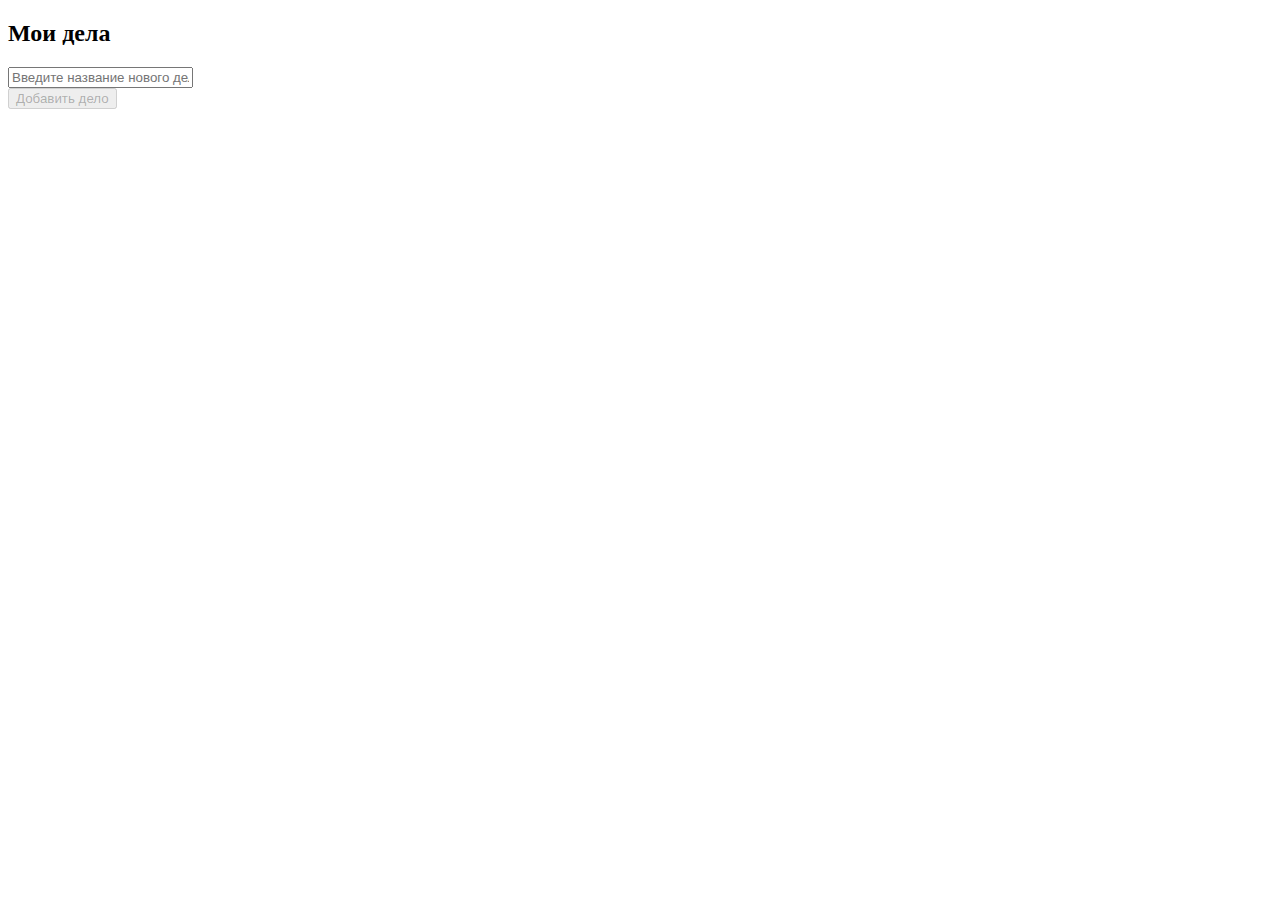
<file: projects/project5/index.html>
<!DOCTYPE html>
<html lang="ru">
  <head>
    <title>TODO</title>
    <meta charset="UTF-8" />
    <meta
      name="viewport"
      content="width=device-width, initial-scale=1, shrink-to-fit=no"
    />
    <link
      rel="stylesheet"
      href="https://cdn.jsdelivr.net/npm/bootstrap@4.5.3/dist/css/bootstrap.min.css"
      integrity="sha384-TX8t27EcRE3e/ihU7zmQxVncDAy5uIKz4rEkgIXeMed4M0jlfIDPvg6uqKI2xXr2"
      crossorigin="anonymous"
    />
    <script defer src="./main.js"></script>
    <script>
      document.addEventListener('DOMContentLoaded', function() {
        createTodoApp(document.getElementById('todo-app'), 'Мои дела', 'my');
      });
    </script>
  </head>
  <body>
    <div id="todo-app" class="container"></div>
  </body>
</html>
</file>
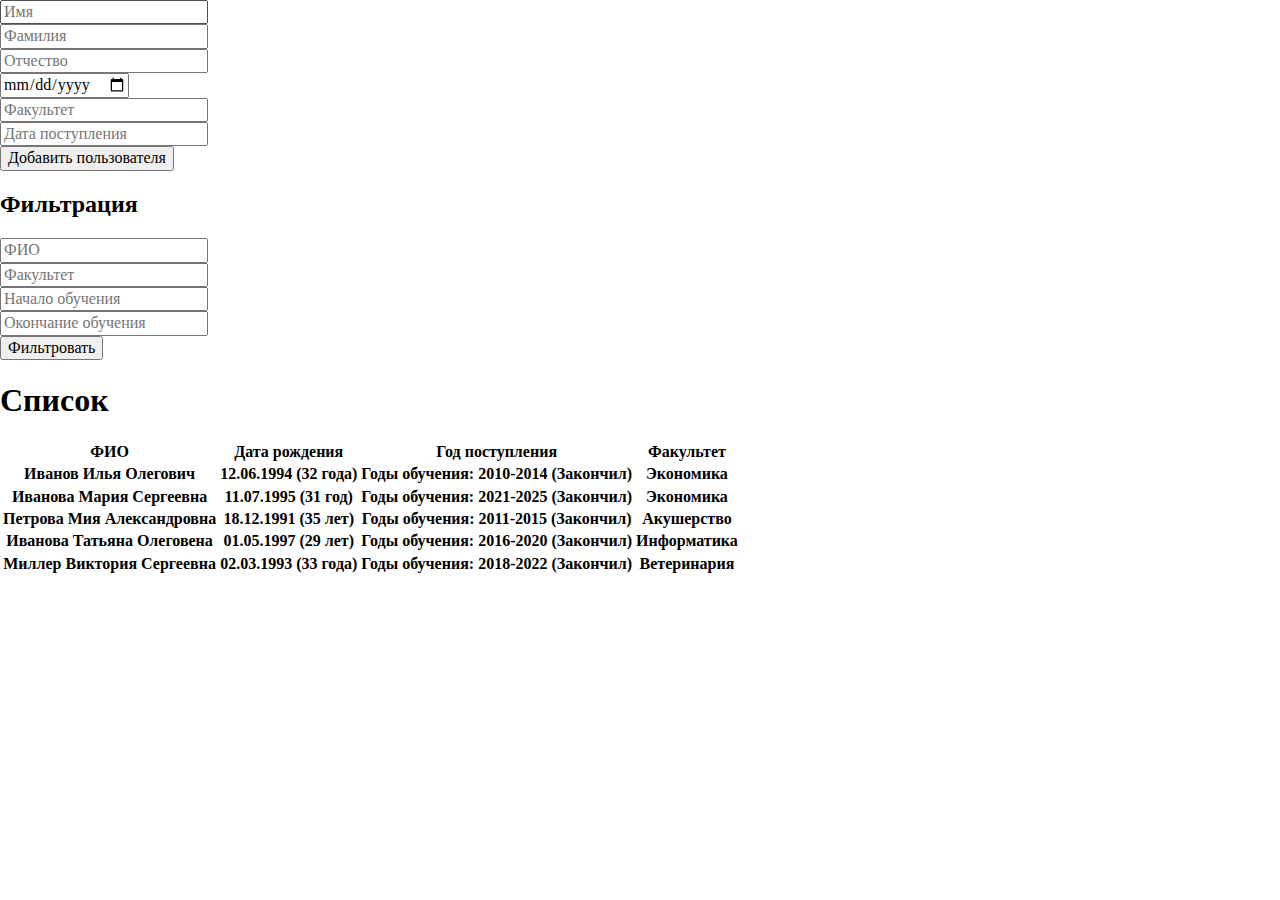
<file: projects/project6/index.html>
<!DOCTYPE html>
<html lang="en">
  <head>
    <meta charset="UTF-8" />
    <meta http-equiv="X-UA-Compatible" content="IE=edge" />
    <meta name="viewport" content="width=device-width, initial-scale=1.0" />
    <title>Список студентов</title>
    <link rel="stylesheet" href="css/normalize.css" />
    <link rel="stylesheet" href="css/style.css" />
    <link
      href="https://cdn.jsdelivr.net/npm/bootstrap@5.3.0-alpha1/dist/css/bootstrap.min.css"
      rel="stylesheet"
      integrity="sha384-GLhlTQ8iRABdZLl6O3oVMWSktQOp6b7In1Zl3/Jr59b6EGGoI1aFkw7cmDA6j6gD"
      crossorigin="anonymous"
    />
  </head>

  <body>
    <div class="container pt-4 pb-4">
      <form action="" class="mb-4 form" id="add-form">
        <div class="mb-3 input-box">
          <input
            class="form-control"
            data-required="true"
            type="text"
            id="name-inp"
            data-max-length="10" data-min-length="2"
            placeholder="Имя"
          />
        </div>
        <div class="mb-3 input-box">
          <input
            class="form-control"
            data-required="true"
            type="text"
            id="lastname-inp"
            data-max-length="10" data-min-length="2"
            placeholder="Фамилия"
          />
        </div>
        <div class="mb-3 input-box">
          <input
            class="form-control"
            data-required="true"
            type="text"
            id="surname-inp"
            placeholder="Отчество"
          />
        </div>
        <div class="mb-3 input-box">
          <input
            class="form-control"
            data-required="true"
            type="date"
            id="birthday-inp"
            data-max-length="10" data-min-length="2"
            placeholder="Дата рождения"
          />
        </div>
        <div class="mb-3 input-box">
          <input
            class="form-control"
            type="text"
            id="faculty-inp"
            placeholder="Факультет"
          />
        </div>
        <div class="mb-3 input-box">
          <input
            class="form-control"
            data-max-length="10" data-min-length="2"
            type="number"
            id="start-inp"
            placeholder="Дата поступления"
          />
        </div>
        <button type="submit" class="btn btn-primary send-btn">
          Добавить пользователя
        </button>
      </form>
      <form action="#" id="filter-form" class="mb-4 form">
        <h2>Фильтрация</h2>
        <div class="mb-3">
          <input
            type="text"
            id="inp-fio"
            class="form-control"
            placeholder="ФИО"
          />
        </div>
        <div class="mb-3">
          <input
            type="text"
            id="inp-faculty"
            class="form-control"
            placeholder="Факультет"
          />
        </div>
        <div class="mb-3">
          <input
            type="number"
            id="inp-start"
            class="form-control"
            placeholder="Начало обучения"
          />
        </div>
        <div class="mb-3">
          <input
            type="number"
            id="inp-end"
            class="form-control"
            placeholder="Окончание обучения"
          />
        </div>
        <button class="btn btn-primary" id="form-btn" type="submit">Фильтровать</button>
      </form>

      <h1>Список</h1>

      <div id="app"></div>
    </div>

    <script defer src="main.js"></script>
  </body>
</html>
</file>
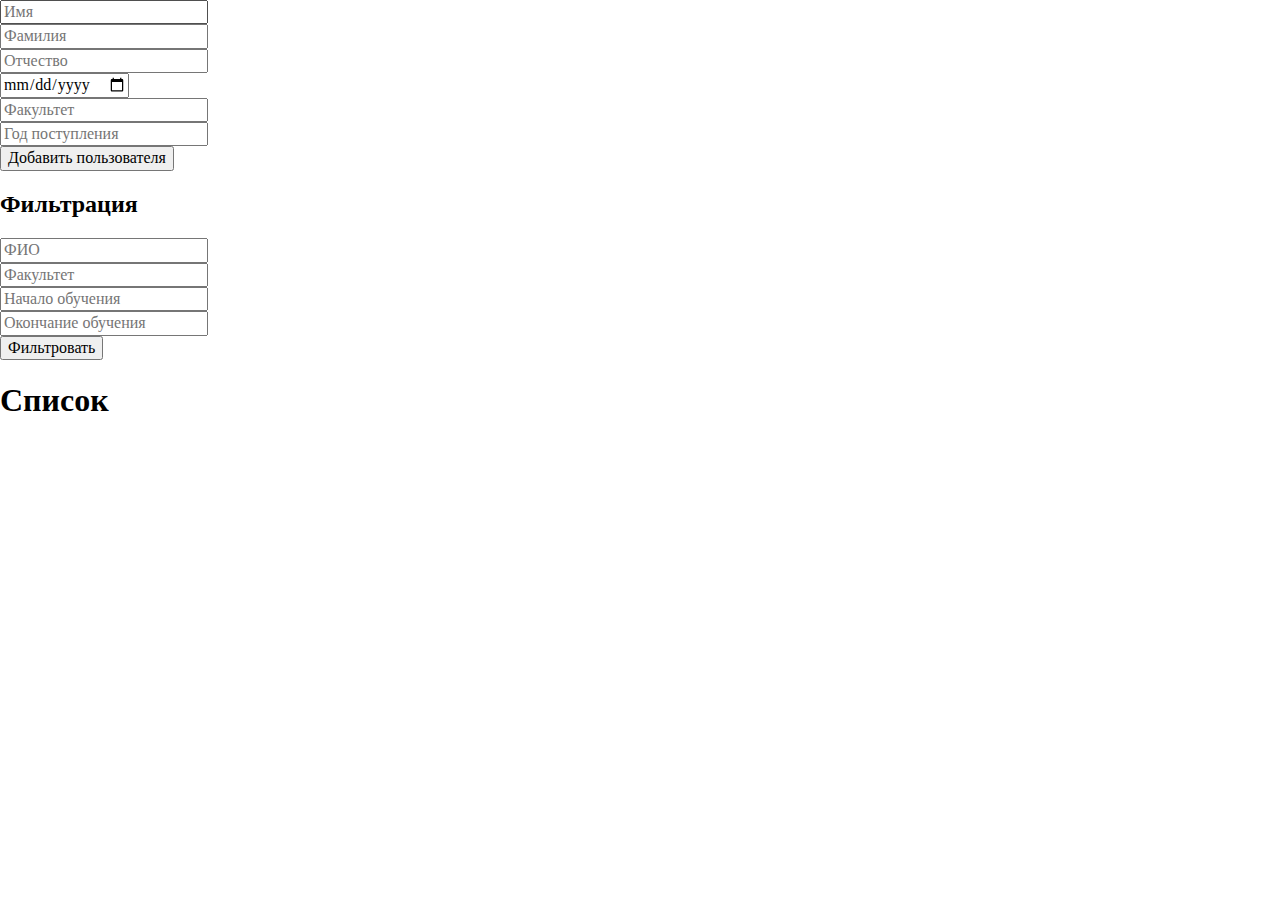
<file: projects/project6/students-frontend/index.html>
<!DOCTYPE html>
<html lang="en">
  <head>
    <meta charset="UTF-8" />
    <meta http-equiv="X-UA-Compatible" content="IE=edge" />
    <meta name="viewport" content="width=device-width, initial-scale=1.0" />
    <title>Список студентов</title>
    <link rel="stylesheet" href="css/normalize.css" />
    <link rel="stylesheet" href="css/style.css" />
    <link
      href="https://cdn.jsdelivr.net/npm/bootstrap@5.3.0-alpha1/dist/css/bootstrap.min.css"
      rel="stylesheet"
      integrity="sha384-GLhlTQ8iRABdZLl6O3oVMWSktQOp6b7In1Zl3/Jr59b6EGGoI1aFkw7cmDA6j6gD"
      crossorigin="anonymous"
    />
  </head>

  <body>
    <div class="container pt-4 pb-4">
      <form action="" class="mb-4 form" id="add-form">
        <div class="mb-3 input-box">
          <input
            class="form-control"
            data-required="true"
            type="text"
            id="name-inp"
            data-max-length="10" data-min-length="2"
            placeholder="Имя"
          />
        </div>
        <div class="mb-3 input-box">
          <input
            class="form-control"
            data-required="true"
            type="text"
            id="lastname-inp"
            data-max-length="10" data-min-length="2"
            placeholder="Фамилия"
          />
        </div>
        <div class="mb-3 input-box">
          <input
            class="form-control"
            data-required="true"
            type="text"
            id="surname-inp"
            placeholder="Отчество"
          />
        </div>
        <div class="mb-3 input-box">
          <input
            class="form-control"
            data-required="true"
            type="date"
            id="birthday-inp"
            data-max-length="10" data-min-length="2"
            placeholder="Дата рождения"
          />
        </div>
        <div class="mb-3 input-box">
          <input
            class="form-control"
            type="text"
            id="faculty-inp"
            placeholder="Факультет"
          />
        </div>
        <div class="mb-3 input-box">
          <input
            class="form-control"
            data-max-length="10" data-min-length="2"
            type="number"
            id="start-inp"
            placeholder="Год поступления"
          />
        </div>
        <button type="submit" class="btn btn-primary send-btn">
          Добавить пользователя
        </button>
      </form>
      <form action="#" id="filter-form" class="mb-4 form">
        <h2>Фильтрация</h2>
        <div class="mb-3">
          <input
            type="text"
            id="inp-fio"
            class="form-control"
            placeholder="ФИО"
          />
        </div>
        <div class="mb-3">
          <input
            type="text"
            id="inp-faculty"
            class="form-control"
            placeholder="Факультет"
          />
        </div>
        <div class="mb-3">
          <input
            type="number"
            id="inp-start"
            class="form-control"
            placeholder="Начало обучения"
          />
        </div>
        <div class="mb-3">
          <input
            type="number"
            id="inp-end"
            class="form-control"
            placeholder="Окончание обучения"
          />
        </div>
        <button class="btn btn-primary" id="form-btn" type="submit">Фильтровать</button>
      </form>

      <h1>Список</h1>

      <div id="app"></div>
    </div>
    <script defer type="module" src="main.js"></script>
  </body>
</html>
</file>
<file: style.css>
* {
    margin: 0;
    padding: 0;
    box-sizing: border-box;
}

.page {
    font-family: Arial, sans-serif;
    line-height: 1.6;
    background-color: #f4f4f4;
    color: #333;
}

.header {
    background: linear-gradient(135deg, #4CAF50, #81C784);
    color: #fff;
    padding: 20px 0;
    text-align: center;
}

.header__title {
    margin: 0;
    font-size: 2.5em;
    opacity: 0;
    transform: translateY(-20px);
    animation: fadeIn 1s forwards;
    animation-delay: 0.5s;
}

@keyframes fadeIn {
    to {
        opacity: 1;
        transform: translateY(0);
    }
}

.header__subtitle {
    font-size: 1.2em;
}

.nav__list {
    list-style: none;
    padding: 0;
}

.nav__item {
    display: inline;
    margin: 0 15px;
}

.nav__link {
    color: #fff;
    text-decoration: none;
}

.projects, .about, .contact {
    padding: 20px;
    margin: 20px auto;
    max-width: 800px;
    background: #fff;
    border-radius: 8px;
    box-shadow: 0 2px 5px rgba(0, 0, 0, 0.1);
}

.projects__title, .about__title, .skills__title {
    color: #4CAF50;
    margin-bottom: 10px;
}

.projects__container {
    display: flex;
    flex-wrap: wrap;
    gap: 20px;
}

.project-card {
    flex: 1 1 calc(50% - 20px);
    background: #eaeaea;
    padding: 15px;
    border-radius: 8px;
    box-shadow: 0 2px 5px rgba(0, 0, 0, 0.2);
    transition: transform 0.2s;
    display: flex;
    flex-direction: column;
    gap: 15px;
}

.project-card:hover {
    transform: scale(1.05);
}

.project-card__image {
    max-width: 100%;
    border-radius: 8px;
    margin-bottom: 10px;
}

.project-card__links {
    display: flex;
    margin-top: auto;
    gap: 15px;
}

.project-card__button {
    background: linear-gradient(135deg, #4CAF50, #81C784);
    color: white;
    border: none;
    border-radius: 5px;
    padding: 10px 15px;
    cursor: pointer;
    transition: background 0.3s ease;
    text-align: center;
    font-size: 1em;
    width: 100%;
}

.project-card__button:hover,
.project-card__button:focus {
    background: linear-gradient(135deg, #367c3c, #4CAF50);
}

.footer {
    text-align: center;
    padding: 20px 0;
    background: #4CAF50;
    color: #fff;
    position: relative;
    bottom: 0;
    width: 100%;
}

.about {
    text-align: center;
    padding: 40px 20px;
    background-color: #f9f9f9;
    border-radius: 8px;
    box-shadow: 0 4px 10px rgba(0, 0, 0, 0.1);
}

.about__container {
    display: flex;
    flex-direction: column;
    align-items: center;
    margin-bottom: 20px;
}

.about__photo {
    width: 150px;
    height: 150px;
    border-radius: 50%;
    object-fit: cover;
    margin-top: 20px;
    transition: transform 0.3s ease;
}

.about__photo:hover {
    transform: scale(1.1);
}

.skills {
    margin-top: 20px;
}

.skills__list {
    list-style-type: none;
    padding: 0;
}

.skills__item {
    background: #e0e0e0;
    margin: 5px 0;
    padding: 10px;
    border-radius: 5px;
    transition: background 0.3s;
}

.skills__item:hover {
    background: #d0d0d0;
}

.about__heading {
    color: #7cc705;
    margin-top: 20px;
    margin-bottom: 20px;
    font-size: 18px;
}

.about__text {
    background: rgba(255, 255, 255, 0.8);
    padding: 10px;
    border-radius: 5px;
    box-shadow: 0 1px 3px rgba(0, 0, 0, 0.1);
    margin-bottom: 15px;
}

.contact {
    padding: 20px;
    margin: 20px auto;
    max-width: 800px;
    background: #f9f9f9;
    border-radius: 8px;
    box-shadow: 0 2px 5px rgba(0, 0, 0, 0.1);
    text-align: center;
}

.contact__title {
    color: #4CAF50;
    margin-bottom: 10px;
    font-size: 2em;
    transition: color 0.3s ease;
}

.contact__title:hover {
    color: #388E3C;
}

.contact__description {
    margin: 10px 0;
    font-size: 1.2em;
}

.contact__link {
    color: #4CAF50;
    text-decoration: none;
    transition: color 0.3s;
}

.contact__link:hover {
    color: #388E3C;
}
</file>
<file: projects/project1/css/style.css>
@import url('fonts.css');
@import url('variables.css');
@import url('global.css');
@import url('header.css');
@import url('hero.css');
@import url('podcasts.css');
@import url('transfers.css');
@import url('guests.css');
@import url('playlists.css');
@import url('stock.css');
@import url('information.css');
@import url('footer.css');
</file>
<file: projects/project1/css/media.css>
@media (max-width: 1155px) {
  :root {
    --container-padding: 100px;
  }

  .header {
    padding-top: 27px;
  }

  .header__container {
    position: relative;
    flex-wrap: wrap;
    flex-direction: column;
    align-items: flex-start;
  }

  .header__button {
    position: absolute;
    align-self: self-end;
    right: 100px;
    top: 1px;
  }

  .header__logo-link {
    padding-bottom: 30px;
  }

  .header__logo-link {
    max-width: 113px;
  }

  .header__nav {
    padding-top: 16px;
    padding-bottom: 17px;
  }

  .nav__list {
    gap: 15px 100px;
  }

  .hero {
    padding-bottom: 90px;
    padding-top: 63px;
  }

  .hero__title {
    margin-bottom: 14px;
  }

  .hero__container:after {
    width: 31%;
    top: -14px;
    right: 1px;
    max-width: 356px;
  }

  .hero__img:before {
    top: 221px;
    right: 107px;
    width: 25%;
    background-image: url('../img/hero-1024.jpg');
  }

  .hero__desc {
    width: 65%;
    margin-bottom: 20px;
    line-height: 150%;
  }

  .hero__btn {
    padding: 25px 54px 22px 54px;
  }

  .podcasts__list {
    justify-content: center;
    gap: 30px 29px;
  }

  .podcasts__item-content {
    width: 72%;
  }

  .podcasts__title {
    margin-bottom: 29px;
  }

  .podcasts {
    padding-top: 95px;
    padding-bottom: 94px;
  }

  .podcasts__item-img {
    width: 113px;
    height: 140px;
  }

  .transfers__container {
    gap: 57px;
  }

  .transfers {
    padding-bottom: 92px;
    padding-top: 95px;
  }

  .transfers__right-item-content {
    padding: 21px 22px 41px 14px;
  }

  .transfers__right-item-text {
    margin-bottom: 12px;
  }

  .transfers__right-list {
    justify-content: center;
    gap: 29px;
    padding-top: 12px;
  }

  .transfers__right-item-link {
    bottom: 15px;
  }

  .transfers__right-item {
    width: calc(100% / 2 - 29px / 2);
    min-height: 255px;
  }

  .transfers__btn {
    width: 57%;
    margin-bottom: 12px;
  }

  .transfers__left-bottom {
    width: 34%;
  }

  .guests {
    padding-top: 95px;
    padding-bottom: 95px;
  }

  .guests__item-content {
    width: 44%;
  }

  .guests__text-bottom {
    width: 70%;
    margin-bottom: 49px;
  }

  .guests__text-top {
    margin-bottom: 8px;
  }

  .guests__title {
    margin-bottom: 12px;
  }

  .guests__item-title {
    margin-bottom: 9px;
  }

  .guests__item-text {
    width: 100%;
    line-height: 181%;
  }

  .guests__item {
    gap: 30px;
  }

  .guests__item-btn {
    padding: 8px 19px 9px 17px;
  }

  .guests__list {
    gap: 50px;
  }

  .playlists {
    padding-top: 95px;
    padding-bottom: 93px;
  }

  .playlists__container {
    flex-direction: column;
  }

  .playlists__up-top {
    width: 100%;
  }

  .playlists__item {
    flex-direction: row;
    align-items: center;
    width: calc(96% / 3 - 29px / 3);
  }

  .playlists__top-text-18 {
    padding: 9px 4px 4px 5px;
  }

  .playlists__item-flag {
    width: 9%;
    height: 18%;
    align-self: flex-start;
  }

  .playlists__item-img {
    max-width: 112px;
    max-height: 120px;
  }

  .playlists__up-bottom {
    width: 100%;
    padding-top: 31px;
  }

  .playlists__item-content {
    padding: 11px 4px 12px 9px;
  }

  .playlists__list {
    gap: 28px 30px;
  }

  .playlists__top-text {
    line-height: 130%;
  }

  .stock {
    padding-bottom: 94px;
    padding-top: 95px;
  }

  .stock__container {
    gap: 31px;
}

  .stock__img {
    min-width: 48%;
    object-fit: contain;
    padding-top: 0;
    margin-top: 121px;
  }

  .stock__content {
    width: 49%;
  }

  .stock__title {
    margin-bottom: 10px;
    line-height: 100%;
  }

  .stock__text-top {
    margin-bottom: 13px;
  }

  .stock__price {
    margin-bottom: 28px;
  }

  .stock__btn {
    padding: 24px 12px 22px 10px;
  }

  .information__top-right-spiral {
    display: none;
  }

  .information {
    padding-top: 95px;
    padding-bottom: 92px;
  }

  .information__center-item {
    max-width: 397px;
  }

  .information__bottom-form-label {
    width: 36%;
  }

  .information__center {
    margin-bottom: 30px;
}

  .information__top-left {
    width: 65%;
  }

  .information__top-text {
    line-height: 149%;
    margin-bottom: 7px;
  }

  .information__title {
    margin-bottom: 13px;
  }

  .information__top-text-bottom {
    line-height: 160%;
  }

  .information__top {
    align-items: center;
    margin-bottom: 29px;
  }

  .information__top-left:after {
    top: 46px;
    width: 31%;
    background-image: url('../img/information-dawn-768.svg');
  }

  .information__bottom-form {
    gap: 30px;
  }

  .information__center-list {
    gap: 30px;
  }

  .information__bottom-form-textarea {
    max-width: 100%;
    min-height: 150px;
  }

  .information__bottom-form-input {
    width: 48%;
  }

  .information__bottom-form-btn {
    width: 26%;
  }

  .footer__top {
    padding-bottom: 106px;
  }

  .footer__social {
    gap: 20px;
  }

  .footer__social-list {
    gap: 22px;
  }

  .footer__social-svg {
    display: flex;
    gap: 18px;
  }

  .footer__top-right {
    width: 59%;
  }

  .footer__top-list {
    column-gap: 100px;
  }

  .footer__social-item-link svg {
    width: 23px;
  }
}

@media (max-width: 1022px) {
  :root {
    --container-padding: 114px;
  }

  .header__button {
    top: -4px;
  }

  .nav__link {
    font-size: 16px;
  }

  .nav__list {
    justify-content: space-between;
    gap: 15px 49px;
  }

  .header__logo-link {
    padding-bottom: 36px;
  }

  .header__nav {
    padding-top: 9px;
    padding-bottom: 19px;
  }

  .hero__img:before {
    display: none;
  }

  .hero__desc {
    width: 68%;
    margin-bottom: 21px;
    letter-spacing: 0;
  }

  .hero__container:after {
    top: 49px;
  }

  .hero__btn {
    padding: 24px 54px;
  }

  .hero {
    padding-top: 22px;
    padding-bottom: 89px;
  }

  .podcasts {
    padding-top: 96px;
  }

  .podcasts__title {
    margin-bottom: 29px;
  }

  .podcasts__item {
    width: 100%;
  }

  .podcasts__list {
    gap: 30px;
  }

  .podcasts__item-date {
    padding: 0 7px;
  }

  .podcasts__item-img {
    width: 112px;
    height: 140px;
  }

  .stock__img-list {
    display: block;
    width: 100%;
  }

  .podcasts {
    padding-bottom: 94px;
    padding-top: 95px;
  }

  .transfers {
    padding-top: 95px;
    padding-bottom: 31px;
  }

  .transfers__container {
    flex-direction: column;
    gap: 53px;
  }

  .transfers__item-left-img {
    min-width: 69px;
  }

  .transfers__title {
    margin-bottom: 57px;
  }

  .transfers__left-bottom {
    position: static;
  }

  .transfers__left-bottom {
    width: 100%;
    position: relative;
    align-items: center;
  }

  .transfers__left-bottom:after {
    min-height: 95px;
    top: 3px;
    left: 100px;
  }

  .transfers__left-bottom:before {
    top: 8px;
    margin-left: 51px;
    background-repeat: no-repeat;
  }

  .transfers__left-bottom-text {
    margin-left: auto;
    width: 65%;
  }

  .transfers__btn {
    width: 30%;
    margin-bottom: 8px;
    padding: 9px 60px 9px 55px;
  }

  .transfers__right-list {
    width: 100%;
    margin-bottom: 37px;
    gap: 30px 29px;
  }

  .transfers__right-item {
    width: calc(100% / 2 - 29px / 2);
    min-height: 335px;
  }

  .transfers__right-item-content {
    padding: 20px 12px 38px 15px;
  }

  .transfers__right-item-text {
    margin-bottom: 14px;
  }

  .transfers__right-item-link {
    color: inherit;
    text-decoration: none;
  }

  .guests {
    padding-bottom: 94px;
  }

  .guests__text-top {
    margin-bottom: 8px;
  }

  .guests__text-bottom {
    width: 100%;
    margin-bottom: 49px;
    letter-spacing: 0;
  }

  .guests__item {
    flex-direction: column;
    gap: 31px;
  }

  .guests__item-title {
    margin-bottom: 8px;
  }

  .guests__item-content {
    width: 66%;
  }

  .guests__item-text {
    margin-bottom: 30px;
    line-height: 180%;
  }

  .guests__item-btn {
    width: 45%;
    padding: 9px 19px 9px 17px;
  }

  .guests__item-text {
    margin-bottom: 30px;
  }

  .guests__title {
    margin-bottom: 12px;
  }

  .guests__list {
    gap: 50px;
  }

  .guests {
    padding-top: 95px;
    padding-bottom: 93px;
  }

  .playlists {
    padding-top: 95px;
    padding-bottom: 111px;
  }

  .playlists__title {
    margin-bottom: 9px;
    letter-spacing: 0.1px;
  }

  .playlists__top-text {
    margin-bottom: 1px;
}

  .playlists__up-bottom {
    padding-top: 31px;
  }

  .playlists__item-img {
    max-width: 120px;
    max-height: 130px;
  }

  .playlists__item {
    min-width: 47%;
  }

  .playlists__list {
    gap: 28px 30px;
  }

  .stock__container {
    flex-direction: column;
    gap: 0;
  }

  .stock {
    padding-top: 54px;
    padding-bottom: 94px;
  }

  .stock__img {
    width: 100%;
    padding: 0;
    margin-top: 0;
    margin-bottom: 52px;
  }

  .stock__content {
    width: 100%;
  }

  .stock__content:before {
    height: 6%;
  }

  .stock__title {
    width: 88%;
    margin-bottom: 65px;
    line-height: 99%;
    letter-spacing: 0;
  }

  .stock__title:after {
    width: 114%;
    bottom: -41px;
    height: 31%;
  }

  .stock__text-top {
    margin-bottom: 12px;
    letter-spacing: 0;
  }

  .stock__text {
    letter-spacing: 0;
  }

  .stock__text {
    margin-bottom: 29px;
  }

  .stock__price {
    margin-bottom: 27px;
}

  .stock__btn {
    width: 57%;
    padding: 24px 12px 22px 9px;
    letter-spacing: 0;
  }

  .information {
    position: relative;
    padding-top: 94px;
  }

  .information__top {
    flex-direction: column;
    align-items: start;
    margin-bottom: 223px;
  }

  .information__top-left {
    width: 100%;
    letter-spacing: 0;
  }

  .information__top-text {
    line-height: 150%;
  }

  .information__top-left:after {
    top: 109%;
    width: 121%;
    height: 66%;
    right: 2px;
    background-image: url('../img/information-spiral-dawn-768.svg');
  }

  .information__center-text {
    width: 65%;
  }

  .information__center-item {
    width: 47%;
  }

  .information__img {
    margin-bottom: 32px;
  }

  .information__center-list {
    gap: 31px;
  }

  .information__center-text {
    width: 110%;
  }

  .information__bottom-form-inputs {
    flex-direction: column;
  }

  .information__bottom-form-input {
    width: 100%;
    min-height: 71px;
  }

  .information__bottom-form-btn {
    width: 39%;
  }

  .information__bottom-form-label {
    width: 60%;
  }

  .information {
    padding-bottom: 90px;
  }

  .footer__top {
    padding-bottom: 75px;
  }

  .footer__top-content {
    flex-direction: column;
    align-items: center;
  }

  .footer__social-item-link svg {
    width: 36px;
  }

  .footer__social {
    align-items: center;
    margin-bottom: 79px;
    gap: 20px;
  }

  .footer__top-right {
    width: 100%;
  }

  .footer__top-list {
    padding: 0;
    column-gap: 163px;
  }

  .footer__top-item:not(:last-child) {
    margin-bottom: 27px;
  }

  .footer {
    padding-bottom: 0;
  }

  .footer__text {
    padding-top: 8px;
  }

  .social-svg {
    color: inherit;
    text-decoration: none;
    width: 38px;
  }
}

@media (max-width: 810px) {
  .transfers__right-item {
    min-height: 260px;
  }

.hero__title {
    margin-bottom: 14px;
}

  .header__button {
    right: 115px;
    top: 1px;
  }

  .hero {
    padding-top: 63px;
  }

  .hero__container:after {
    display: none;
  }

  .hero__desc {
    width: 100%;
    margin-bottom: 20px;
  }

  .information__top {
    margin-bottom: 171px;
  }

  .stock__title {
    margin-bottom: 41px;
    padding-bottom: 7px;
  }

}

@media (max-width: 766px) {
  :root {
    --container-padding: 32px;
  }

  .header {
    padding-top: 0;
    padding-bottom: 0px;
  }

  .header__logo-link {
    max-width: 88px;
    padding-top: 15px;
    padding-bottom: 16px;
  }

  .header__button {
    top: 15px;
    right: 30px;
  }

  .nav__list {
    flex-wrap: nowrap;
    gap: 15px 20px;
  }

  .header__nav {
    max-width: 100%;
    padding-top: 14px;
    padding-bottom: 18px;
    overflow: auto;
  }

  .header__nav::before {
    bottom: 46px;
  }

  .header__nav::after {
    bottom: -2px;
  }

  .header__button {
    right: 32px;
  }

  .hero {
    padding-top: 17px;
  }

  .hero__title {
    padding-top: 19px;
    margin-bottom: 8px;
    font-size: 32px;
    font-weight: 600;
  }

  .hero__desc {
    margin-bottom: 20px;
    font-size: 14px;
    line-height: 149%;
  }

  .hero__btn {
    padding: 16px 46px;
    font-size: 16px;
  }

  .hero {
    padding-bottom: 40px;
  }

  .podcasts__title {
    margin-bottom: 19px;
    font-size: 24px;
    font-weight: 400;
  }

  .podcasts {
    padding-top: 55px;
    padding-bottom: 54px;
  }

  .podcasts__list {
    gap: 30px;
  }

  .podcasts__item {
    display: flex;
    flex-direction: column;
    max-width: 216px;
    width: calc(100% / 3 - 29px / 3);
  }

  .podcasts__item-img {
    width: 100%;
    max-height: 72px;
  }

  .podcasts__item-content {
    width: 100%;
    padding: 30px 15px 30.4px 16px;
  }

  .podcasts__item-text {
    font-size: 16px;
  }

  .podcasts__item-text-bt {
    font-size: 12px;
  }

  .podcasts__item-date {
    align-self: flex-start;
  }

  .transfers__title {
    margin-bottom: 17px;
    font-size: 24px;
    font-weight: 400;
  }

  .transfers {
    padding-top: 55px;
    padding-bottom: 42px;
  }

  .transfers__container {
    gap: 0px;
  }

  .transfers__right-item-title {
    font-size: 12px;
    font-weight: 500;
  }

  .transfers__right-item-text {
    font-size: 9px;
    font-weight: 400;
  }

  .transfers__right-item-content {
    padding: 10px 8px 38px 9px;
  }

  .transfers__right-item {
    max-width: 32%;
    min-height: 162px;

  }

  .transfers__right-list {
    column-gap: 30px;
  }

  .transfers__right-item-text {
    margin-bottom: 0;
    line-height: 100%;
  }

  .transfers__right-item-link {
    width: 100%;
    font-size: 12px;
  }

  .transfers__item-img {
    height: 80px;
  }

  .transfers__left-bottom {
    display: flex;
    flex-direction: column-reverse;
    width: 100%;
  }

  .transfers__left-bottom:before {
    margin-left: -15px;
  }

  .transfers__right-list {
    margin-bottom: 61px;
    row-gap: 29px;
    padding-top: 11px;
  }

  .transfers__item-left-img {
    min-width: 77px;
  }

  .transfers__left-bottom:after {
    left: 67px;
    top: 0;
    max-height: 106px;
    max-width: 79px;
    min-height: 109px;
    background-image: url('../img/transfers-mic-320.svg');
  }

  .transfers__left-bottom-text {
    width: 61%;
    margin-bottom: 6px;
    font-size: 14px;
    line-height: 150%;
  }

  .transfers__btn {
    width: 43%;
    padding: 7px 28px 7px 26px;
  }

  .guests__title {
    font-size: 24px;
  }

  .guests {
    padding-top: 55px;
    padding-bottom: 54px;
  }

  .guests__item-title {
    margin-bottom: 8px;
  }

  .guests__text-top {
    margin-bottom: 0;
    font-size: 14px;
  }

  .guests__item-text {
    line-height: 181%;
  }

  .guests__text-bottom {
    margin-bottom: 29px;
    font-size: 14px;
    line-height: 157%;
  }

  .guests__item-content {
    width: 100%;
  }

  .guests__item {
    gap: 14px;
  }

  .guests__item-btn {
    width: 59%;
    padding: 6px 13px;
  }

  .guests__list {
    gap: 30px;
  }

  .playlists__title {
    font-size: 24px;
  }

  .playlists__top-text {
    font-size: 12px;
  }

  .playlists__up-top {
    gap: 5px;
  }

  .playlists {
    padding-top: 54px;
    padding-bottom: 54px;
  }

  .playlists__item-flag {
    width: 21%;
    height: 13%;
    align-self: flex-end;
    background: black;
    padding: 0;
  }

  .playlists__item {
    flex-direction: column;
    min-width: 9%;
    max-width: 114px;
    align-items: start;
  }

  .playlists__item-title {
    font-size: 12px;
  }

  .playlists__item-text {
    font-size: 9px;
  }

  .playlists__up-bottom {
    padding-top: 30px;
  }

  .playlists__item-content {
    padding: 12px 8px 11px 9px;
  }

  .playlists__list {
    gap: 28.3px 29px;
  }

  .playlists__top-text-18 {
    width: 13%;
  }

  .stock__img {
    margin-bottom: 38px;
  }

  .stock__title {
    width: 100%;
    font-size: 24px;
    margin-bottom: 84px;
  }

  .stock__title:after {
    width: 100%;
    bottom: -33px;
    height: 73%;
  }

  .stock__text-top {
    margin-bottom: 13px;
    font-size: 14px;
    line-height: 156%;
  }

  .stock__text {
    font-size: 14px;
    line-height: 157%;
    margin-bottom: 10px;
  }

  .stock__content:before {
    height: 10%;
    top: 58px;
    background-image: url('../img/stock-320.svg');
  }

  .stock__price {
    margin-bottom: 17px;
    font-size: 24px;
  }

  .stock__btn {
    width: 100%;
    max-width: 266px;
    padding: 13px 9px 13px 13px;
    font-size: 16px;
    border-radius: 100px;
  }

  .stock {
    padding-bottom: 53px;
  }

  .information__top-left:after {
    display: none;
  }

  .information__top {
    margin-bottom: 29px;
  }

  .information__title {
    margin-bottom: 11px;
    font-size: 24px;
  }

  .information {
    padding-top: 56px;
    padding-bottom: 52px;
  }

  .information__top-text {
    font-size: 14px;
    margin-bottom: 4px;
  }

  .information__top-text-bottom {
    width: 97%;
    font-size: 14px;
  }

  .information__center-item-title {
    font-size: 14px;
    line-height: 126%;
  }

  .information__center {
    margin-bottom: 29px;
  }

  .information__center-text {
    font-size: 12px;
    line-height: 133%;
  }

  .information__img {
    margin-bottom: 13px;
  }

  .information__center-item {
    width: 44%;
  }

  .information__center-list {
    gap: 28px 30px;
  }

  .information__bottom-form-textarea {
    width: 100%;
    height: 150px;
    padding-left: 23px;
    padding-top: 15px;
    border-radius: 20px;
    font-size: 16px;
  }

  .information__bottom-form {
    gap: 30px;
  }

  .information__bottom-form-input {
    width: 100%;
    min-height: 49px;
    padding: 15px;
    padding-left: 23px;
    border-radius: 40px;
    font-size: 16px;
  }

  .information__bottom-form-btn {
    width: 67%;
    margin-bottom: -11px;
    padding: 15px 45px;
    font-size: 16px;
  }

  .information__bottom-form-text {
    font-size: 9px;
  }

  .information__bottom-form-label {
    width: 100%;
    align-items: center;
    display: flex;
    gap: 7px;
  }

  .footer__top {
    padding-bottom: 48px;
  }

  .footer__top-link {
    margin-left: -4px;
    font-size: 12px;
  }

  .footer__top-links-center {
    flex-direction: column-reverse;
  }

  .footer__top-links-right {
    width: 100%;
    gap: 18px 92px;
    flex-wrap: wrap;
    flex-direction: row;
    margin-top: -13px;
  }

  .footer {
    padding-top: 54px;
  }

  .footer__text {
    font-size: 12px;
  }

  .footer__top-list {
    column-count: 2;
    column-gap: 29px;
  }

  .footer__top-item:not(:last-child) {
    margin-bottom: 18px;
  }
}

@media (max-width: 520px) {

  .podcasts__item {
    width: 100%;
    max-width: 256px;
  }

  .transfers__right-item {
    max-width: 44%;
    min-height: 150px;

  }

  .transfers__item-img {
    height: 50px;
  }

  .transfers__right-item-link {
    bottom: 7px;
  }

  .transfers__left-bottom:after {
    left: -22px;
  }

  .transfers__left-bottom-text {
    width: 74%;
  }

  .transfers {
    padding-bottom: 46px;
  }

  .guests__item-text {
    margin-bottom: 29px;
  }

  .playlists__item {
    width: calc(100% / 2 - 29px / 2);
  }

  .stock__title {
    margin-bottom: 34px;
  }

  .footer__top:before {
    bottom: 49px;
  }

  .stock__title:after {
    height: 85%;
    bottom: -51px;
  }

  .information__top {
    margin-bottom: 27px;
  }

}
</file>
<file: projects/project2/css/style.css>
* {
  box-sizing: border-box;
  margin: 0;
  padding: 0;
  font-family: "Roboto", sans-serif;
}

a {
  text-decoration: none;
  font-family: "Roboto", sans-serif;
  cursor: pointer;
}

img {
  display: block;
  width: 100%;
}

body {
  margin: 0;
  font-family: "Roboto", sans-serif;
  font-weight: 400;
  background-color: #ffffff;
}

h1,
h2,
h3,
h4,
h5,
h6 {
  margin: 0;
}

p {
  margin: 0;
}

li {
  list-style-type: none;
}

.flex {
  display: flex;
}

.list-reset {
  margin: 0;
  padding: 0;
  list-style: none;
}

.btn-reset {
  border: none;
  padding: 0;
  background-color: transparent;
  cursor: pointer;
}

@font-face {
  font-family: "Roboto";
  src: local("Roboto"), url("../fonts/RobotoLight.woff2") format("woff2"),
    url("../fonts/RobotoLight.woff") format("woff");
  font-weight: 300;
  font-style: normal;
  font-display: swap;
}

@font-face {
  font-family: "Roboto";
  src: local("Open Sans"), url("../fonts/RobotoRegular.woff2") format("woff2"),
    url("../fonts/RobotoRegular.woff") format("woff");
  font-weight: 400;
  font-style: normal;
  font-display: swap;
}

@font-face {
  font-family: "Roboto";
  src: local("Roboto"), url("../fonts/RobotoBold.woff2") format("woff2"),
    url("../fonts/RobotoBold.woff") format("woff");
  font-weight: 700;
  font-style: normal;
  font-display: swap;
}

/* header */
.header__container {
  justify-content: space-between;
  align-items: center;
}

.header__bg {
  background-color: #3f2aff;
}

.header__logo {
  padding-top: 30px;
  padding-bottom: 25px;
}

.nav__links {
  color: #fff;
  font-size: 18px;
  line-height: 1;
}

.nav__list {
  gap: 56px;
}

/* hero */

.hero__section {
  padding-top: 10px;
  padding-bottom: 10px;
  background-image: url("../img/hero-bc.png");
  background-repeat: no-repeat;
  background-size: cover;
}

.hero__row {
  flex-wrap: nowrap;
}

.hero__title {
  margin-bottom: 25px;
  padding-top: 123px;
  cursor: pointer;
  color: #fff;
  font-size: 60px;
  font-weight: 700;
  line-height: 1;
}

.hero__desc {
  margin-bottom: 64px;
  color: #fff;
  font-size: 18px;
  font-weight: 400;
  line-height: 1.5;
}

.hero__btn {
  padding: 24px 76px 24px 76px;
  border-radius: 20px;
  color: #fff;
  font-size: 18px;
  font-weight: 700;
  line-height: 1;
  background-color: #3f2aff;
}

/* advantages */

.advantages__section {
  padding-top: 80px;
  padding-bottom: 80px;
}

.advantages__title {
  width: 70%;
  margin-bottom: 19px;
  color: #2E2B44;
  font-size: 40px;
  font-weight: 700;
  line-height: 100%;
}

.advantages-img {
  min-width: 190px;
  padding-top: 22px;
  background-size: cover;
}

.advantages__desc-top {
  margin-bottom: 24px;
  color: #666;
  font-size: 16px;
  line-height: 150%;
}

.advantages__desc-svg-left:before {
  background-image: url('../img/advantages-left.svg');
}

.advantages__desc-svg-center:before {
  background-image: url('../img/advantages-center.svg');
}

.advantages__desc-svg-right:before {
  background-image: url('../img/advantages-right.svg');
}

.advantages__desc-svg-left:before,
.advantages__desc-svg-center:before,
.advantages__desc-svg-right:before {
  content: "";
  bottom: 0;
  right: 0;
  top: 0;
  min-width: 80px;
  min-height: 80px;
  margin-right: 30px;
  background-repeat: no-repeat;
  background-size: 100%;
}

.advantages__desc-text {
  padding-top: 12px;
  color: #666;
  font-size: 16px;
  font-weight: 700;
  line-height: 120%;
}

/* teachers */

.section__teachers {
  padding-top: 74px;
  padding-bottom: 73px;
  background-color: #212133;
}

.teachers__title {
  margin-bottom: 24px;
  color: #FFF;
  font-size: 40px;
  font-weight: 700;
  line-height: 100%;
}

.teachers__content {
  padding-top: 26px;
}

.teachers__content-title {
  margin-bottom: 3px;
  color: #FFF;
  font-size: 18px;
  font-weight: 700;
  line-height: 150%;
}

.teachers__content-text {
  color: #85859B;
  font-size: 16px;
  line-height: 150%;
}

/* courses */

.section__courses {
  padding-top: 74px;
  padding-bottom: 51px;
}

.courses__content {
  position: relative;
  flex-direction: column;
  border-radius: 20px;
  background-color: #edf0f9;
}

.courses__content-time {
  display: flex;
  position: absolute;
  align-self: flex-end;
  align-items: center;
  padding-right: 8px;
  padding-top: 10px;
  font-weight: 400;
  font-size: 16px;
  line-height: 19px;
  color: #fff;
}

.section__courses-title {
  margin-bottom: 25px;
  color: #212133;
  font-size: 40px;
  font-weight: 700;
  line-height: 100%;
}

.courses__content-title {
  padding-top: 26px;
  margin-bottom: 7px;
  padding-left: 32px;
  color: #212133;
  font-size: 18px;
  font-weight: 700;
  line-height: 150%;
}

.courses__content-desc {
  margin-bottom: 51px;
  padding-left: 32px;
  color: #666;
  font-size: 16px;
  font-weight: 400;
  line-height: 150%;
}

.courses__content-link {
  max-width: max-content;
  margin-top: auto;
  margin-left: 31px;
  margin-bottom: 30px;
  padding: 21px 59px 20px 59px;
  border-radius: 20px;
  font-weight: 700;
  font-size: 16px;
  line-height: 1;
  color: #fff;
  background: #3F2AFF;
}

.section__courses-bloc {
  margin-bottom: 30px;
}

/* footer */

.footer__container-bg {
  display: flex;
  flex-direction: column;
  background-color: #2e2b44;
}

.footer__top {
  display: block;
  padding-top: 29px;
  padding-bottom: 27px;
}

.footer__social {
  display: flex;
  justify-content: center;
  gap: 30px;
}

.footer__bottom {
  display: flex;
  justify-content: center;
  padding-top: 7px;
  padding-bottom: 7px;
}
</file>
<file: projects/project2/css/media.css>
@media (max-width: 991px) {

  .hero__section {
    padding-top: 14px;
    padding-bottom: 136px;
  }

  .hero__title {
    margin-bottom: 16px;
    padding-top: 116px;
    font-size: 50px;
  }

  .hero__img {
    display: block;
    padding-top: 103px;
  }

  .advantages__title {
    width: 80%;
    margin-bottom: 17px;
  }

  .advantages-img {
    margin-right: 30px;
    min-width: 210px;
    padding-top: 24px;
  }

  .advantages__desc {
    flex-direction: column;
  }

  .advantages__desc-svg-left:before,
  .advantages__desc-svg-center:before,
  .advantages__desc-svg-right:before {
    background-size: 43%;
  }

  .advantages__section {
    padding-bottom: 73px;
  }

  .teachers__content-title {
    margin-bottom: 7px;
  }

  .teachers__item {
    margin-bottom: 23px;
  }

  .section__teachers {
    padding-bottom: 27px;
  }

  .section__courses-title {
    margin-bottom: 24px;
  }

  .courses__content-desc {
    width: 92%;
    margin-bottom: 30px;
  }

  .courses__content-link {
    padding: 24px 57px 20px 54px;
  }

  .courses__content-time {
    padding-right: 12px;
    gap: 3px;
  }

  .section__courses {
    padding-bottom: 49px;
  }

  .footer__top {
    padding-bottom: 23px;
  }

}

@media (max-width: 767px) {

  .header__container {
    flex-direction: column;
  }

  .header__logo {
    padding-bottom: 29px;
  }

  .header__bg {
    padding-bottom: 28px;
  }

  .hero__img {
    display: none;
  }

  .hero__title {
    padding-top: 63px;
  }

  .advantages-img {
    min-width: 180px;
    padding-top: 0;
    margin-right: 0px;
  }

  .advantages__title {
    margin-bottom: 20px;
  }

  .advantages__desc-top {
    width: 110%;
    margin-bottom: 20px;
  }

  .advantages__row-bottom {
    flex-wrap: nowrap;
  }

  .advantages__desc-svg-left:before,
  .advantages__desc-svg-center:before,
  .advantages__desc-svg-right:before {
    background-size: 65%;
  }

  .advantages__section {
    padding-bottom: 54px;
  }

  .section__teachers {
    padding-bottom: 51px;
  }

  .courses__content-time {
    padding-right: 11px;
  }

  .courses__content-title {
    padding-top: 25px;
    margin-bottom: 9px;
    padding-left: 30px;
    line-height: 135%;
  }

  .courses__content-desc {
    padding-left: 30px;
    margin-bottom: 33px;
  }

  .courses__content-link {
    padding: 24px 51px 20px 46px;
  }

  .footer__bottom {
    padding-top: 4px;
  }
}

@media (max-width: 575px) {

  .header__logo {
    padding-top: 25px;
  }

  .nav__links {
    font-size: 16px;
  }

  .nav__list {
    gap: 11px;
  }

  .header__logo {
    padding-bottom: 21px;
  }

  .hero__title {
    font-size: 30px;
    font-weight: 700;
    line-height: 100%;
  }

  .hero__title {
    margin-bottom: 5px;
    padding-top: 36px;
  }

  .hero__desc {
    width: 127%;
    margin-bottom: 46px;
    font-size: 16px;
    line-height: 130%;
  }

  .hero__btn {
    padding: 21px 55px 20px 53px;
    font-size: 16px;
    line-height: 19px;
  }

  .hero__section {
    padding-bottom: 49px;
  }

  .advantages-img {
    display: none;
  }

  .advantages__title {
    width: 90%;
    font-size: 20px;
    line-height: 130%;
  }

  .advantages__section {
    padding-top: 50px;
  }

  .advantages__title {
    margin-bottom: 2px;
  }

  .advantages__desc-top {
    width: 100%;
  }

  .advantages__row-bottom {
    flex-wrap: wrap;
  }

  .advantages__desc-svg-left:before,
  .advantages__desc-svg-center:before,
  .advantages__desc-svg-right:before {
    background-size: 100%;
    min-width: 78px;
  }

  .advantages__desc {
    flex-direction: row;
    margin-bottom: 30px;
  }

  .advantages__desc-top {
    margin-bottom: 23px;
  }

  .advantages__desc-text {
    padding-top: 2px;
  }

  .advantages__section {
    padding-bottom: 20px;
  }

  .section__teachers {
    padding-bottom: 25px;
    padding-top: 47px;
  }

  .teachers__title {
    margin-bottom: 28px;
    font-size: 20px;
  }

  .teachers__content {
    padding-top: 26px;
  }

  .section__courses-title {
    margin-bottom: 27px;
    font-size: 20px;
  }

  .section__courses {
    padding-top: 45px;
  }

  .courses__content-title {
    width: 80%;
  }

  .courses__content-desc {
    width: 90%;
    margin-bottom: 81px;
  }

  .courses__content-link {
    padding: 24px 57px 21px 54px;
  }

}
</file>
<file: projects/project3/css/style.css>
@import url('fonts.css');
@import url('variables.css');
@import url('global.css');
@import url('header.css');
@import url('hero.css');
@import url('information.css');
@import url('stages.css');
@import url('faq.css');
@import url('footer.css');
</file>
<file: projects/project3/css/media.css>
@media (min-width: 320px) {
  :root {
    --container-padding: 15px;
    --border-radius: 16px;
    --text-size: 14px;
  }

  .section-title {
    font-size: 24px;
    margin-bottom: 4px;
  }

  /* header */

  .header {
    padding-top: 17px;
    padding-bottom: 37px;
  }

  .header__container {
    position: relative;
    flex-direction: column;
    align-items: center;
  }

  .header__left {
    margin-right: auto;
    margin-bottom: 15px;
  }

  .header__center {
    margin-right: 0;
  }

  .header__button {
    position: absolute;
    padding-top: 5px;
    right: 15px;
    width: 24px;
    height: 24px;
  }

  .header__logo-link {
    width: 110px;
    height: 35px;
  }

  .nav__link {
    font-weight: 700;
    font-size: 13px;
    color: #333;
  }

  .nav__list {
    gap: 7px;
  }

  /* hero */

  .hero {
    padding-top: 20px;
    padding-bottom: 45px;
  }

  .hero__content {
    display: flex;
    flex-direction: column;
    align-items: center;
    padding: 61px 21px;
  }

  .hero-photo {
    background: url("../img/hero_320.jpg");
    background-size: cover;
    border-radius: var(--border-radius);
    background-color: #333;
  }

  .hero__title {
    width: 100%;
    text-align: center;
    margin-bottom: 9px;
    font-size: 20px;
    line-height: 23.6px;
  }

  .hero__desc {
    width: 100%;
    text-align: center;
    margin-bottom: 32px;
    font-size: 12px;
    font-weight: 700;
    line-height: 14.8px;
  }

  .hero__btn {
    padding: 14px 28px;
    border-radius: 8px;
    font-size: 12px;
    line-height: 1;
  }

  /* information  */

  .information {
    padding-bottom: 20px;
  }

  .information__content {
    flex-direction: column;
  }

  .information__text {
    margin-bottom: 14px;
  }

  .information__descr {
    width: 100%;
    font-size: var(--text-size);
    line-height: 2;
    letter-spacing: 0;
  }

  .information__content-left {
    width: 100%;
    background-image: none;
    background-color: #fff;
  }

  .information__content-left-img {
    min-height: 200px;
    border-radius: var(--border-radius);
    background: url("../img/inf_320.jpg");
    background-color: #333;
    background-repeat: no-repeat;
    background-size: cover;
  }

  .information__content-right {
    width: 100%;
  }

  .information__content-left-bottom {
    flex-direction: column;
    padding: 8px 25px 0 0;
    background: #fff;
  }

  .information__content-left-desc {
    margin-right: 0;
    font-size: var(--text-size);
    line-height: 2;
    font-weight: 400;
    color: var(--grey-color);
  }

  .information__content-left-button {
    padding: 9px 20px;
    margin-bottom: 0;
    border-radius: 8px;
    font-size: 12px;
    color: #f90;
  }

  .information__content-right-item {
    flex-direction: column;
    padding: 0;
    border: none;
  }

  .information__content-right-item-top,
  .information__content-right-item-bottom {
    width: 64px;
    height: 49px;
    margin-bottom: 16px;
  }

  .information__content-right-item-top {
    background: url("../img/frame-1_320.svg");
  }

  .information__content-right-item-bottom {
    background: url("../img/frame-2_320.svg");
  }

  .information__content-right-item-title {
    margin-bottom: 6px;
    font-weight: 500;
    font-size: 18px;
    line-height: 20px;
  }

  .information__content-right-desc {
    font-size: var(--text-size);
    line-height: 2;
    color: var(--black-color);
  }

  .information__content-right-item-content {
    width: 100%;
  }

  .information__content-right-list {
    gap: 29px 0;
  }

  /* stages */

  .stages {
    padding-top: 25px;
    padding-bottom: 20px;
  }

  .stages__content {
    flex-direction: column-reverse;
    gap: 23px;
  }

  .stages__img {
    width: 100%;
    min-height: 160px;
    background: url("../img/stages_320.jpg");
    background-size: cover;
    background-color: #333;
  }

  .stages__text {
    width: 100%;
  }

  .stages__text-title {
    margin-bottom: 15px;
    font-weight: 500;
    font-size: 18px;
    line-height: 18px;
  }

  .stages__text-desc {
    width: 100%;
  }

  .stages__text-button {
    margin-top: 23px;
    gap: 12px;
  }

  .stages__text-button-more,
  .stages__text-button-document {
    border-radius: 8px;
    font-size: 12px;
    padding: 11px 44px;
  }

  .stages__text-button-document {
    padding: 10px 30px;
    outline: 1px solid;
  }

  /* faq */

  .faq {
    padding-top: 25px;
    padding-bottom: 58px;
  }

  .faq__content-list {
    flex-direction: column;
  }

  .faq__content-item {
    border: none;
    padding: 0;
  }

  .faq__content-item-title {
    margin-bottom: 3px;
    font-weight: 500;
    font-size: 18px;
    line-height: 23px;
  }

  .faq__content-item-desc {
    font-size: var(--text-size);
  }

  /* footer */

  .footer__content {
    flex-direction: column-reverse;
    padding-top: 33px;
  }

  .footer__left {
    display: flex;
    align-items: center;
    flex-direction: column;
    padding-top: 18px;
  }

  .footer__left-list {
    display: none;
  }

  .footer__left-logo {
    width: 131px;
    height: 42px;
    margin-bottom: 5px;
  }

  .footer__left-social {
    gap: 16px;
  }

  .footer__left-svg.social-ok,
  .footer__left-svg.social-vk {
    width: 40px;
    height: 40px;
  }

  .footer__right {
    display: none;
  }

  .footer__center {
    min-width: 32%;
    display: flex;
    flex-direction: column;
    padding-bottom: 24px;
  }

  .footer__center-title {
    color: var(--grey-color);
    font-size: 24px;
    letter-spacing: -0.8px;
    line-height: 1;
    margin-bottom: 23px;
  }

  .footer__center-form-input {
    padding: 21px 20px;
    margin-bottom: 27px;
  }

  .footer__center-form-textarea {
    margin-bottom: 25px;
  }

  .footer__center-form-send {
    align-items: center;
    flex-direction: column;
    display: flex;
  }

  .footer__center-form-button {
    width: 56%;
    margin-bottom: 11px;
    margin-right: 0;
    padding: 13px 0;
    border-radius: 8px;
    font-size: 12px;
    font-weight: 700;
  }

  .footer__center-form-label {
    color: #cacaca;
    font-size: 16px;
    font-weight: 400;
    line-height: 32px;
  }

  .visible-checkbox {
    width: 14px;
    height: 14px;
    margin-right: 0px;
  }
}

@media (min-width: 576px) {
  .nav__link {
    font-size: 17px;
  }
}

@media (min-width: 768px) {
  :root {
    --container-padding: 50px;
    --text-size: 16px;
    --border-radius: 24px;
  }

  .section-title {
    font-size: 48px;
    margin-bottom: 20px;
  }

  /* header */

  .header {
    padding-top: 16px;
    padding-bottom: 2px;
  }

  .header__container {
    flex-direction: row;
  }

  .header__logo-link {
    width: 110px;
    height: 35px;
  }

  .header__center {
    margin-right: 66px;
    margin-bottom: 14px;
  }

  .nav__list {
    gap: 0px 35px;
  }

  .header__button {
    right: 50px;
    margin-bottom: 17px;
    padding-top: 0px;
  }

  /* hero */

  .hero {
    padding-top: 41px;
    padding-bottom: 36px;
  }

  .hero-photo {
    background: url("../img/hero_768.jpg");
    background-size: cover;
    background-color: #333;
  }

  .hero__title {
    width: 100%;
    text-align: start;
    font-size: 50px;
    line-height: 61px;
    margin-bottom: 16px;
  }

  .hero__content {
    align-items: flex-start;
    padding: 160px 43px 160px 40px;
  }

  .hero__desc {
    width: 100%;
    text-align: start;
    font-size: 18px;
    line-height: 22px;
    margin-bottom: 61px;
  }

  .hero__btn {
    text-align: start;
    padding: 27px 39px;
    border-radius: 16px;
    font-size: 23px;
  }

  /* information */

  .information {
    padding-bottom: 50px;
  }

  .information__descr {
    width: 100%;
    letter-spacing: 0;
  }

  .information__content-left-img {
    display: none;
  }

  .information__content-left {
    width: 100%;
    min-height: 650px;
    background-image: url("../img/inf_768.jpg");
    background-size: cover;
    background-repeat: no-repeat;
    background-color: #333;
  }

  .information__text {
    margin-bottom: 54px;
  }

  .information__content-left-bottom {
    flex-direction: row;
    padding: 35px 42px 21px 40px;
    background: rgba(0, 0, 0, 0.5);
  }

  .information__content-left-button {
    margin-top: 34px;
    margin-bottom: 48px;
    padding: 19px 36px;
    border-radius: 16px;
    font-size: 16px;
  }

  .information__content-left-desc {
    margin-right: 33px;
    color: var(--light-color);
  }

  .information__content-right-list {
    gap: 32px 0;
  }

  .information__content-right-item-top,
  .information__content-right-item-bottom {
    margin-top: 42px;
    width: 115px;
    height: 99px;
    margin-right: 16px;
  }

  .information__content-right-item-top {
    background: url("../img/frame-1_768.svg");
    background-size: cover;
    background-repeat: no-repeat;
  }

  .information__content-right-item-bottom {
    background: url("../img/frame-2_768.svg");
    background-size: cover;
    background-repeat: no-repeat;
  }

  .information__content-right-item {
    flex-direction: row;
    padding: 25px 6px 32px 38px;
    border: 1px solid #cacaca;
  }

  .information__content-right-item-content {
    width: 75%;
  }

  .information__content-right-item-title {
    margin-bottom: 0;
    font-weight: 700;
    font-size: 24px;
    line-height: 48px;
  }
  /* stages */

  .stages {
    padding-top: 31px;
    padding-bottom: 50px;
  }

  .stages__title {
    margin-bottom: 31px;
  }

  .stages__content {
    flex-direction: column-reverse;
    gap: 45px;
  }

  .stages__img {
    min-height: 284px;
    background: url("../img/stages_768.jpg");
    background-size: cover;
    background-color: #333;
    background-repeat: no-repeat;
  }

  .stages__text-title {
    font-weight: 700;
    font-size: 24px;
  }

  .stages__text-desc {
    letter-spacing: -0.9px;
  }

  .stages__text-button {
    gap: 33px;
    margin-top: 26px;
  }

  .stages__text-button-more {
    padding: 12px 38px;
    border-radius: 16px;
    font-size: 16px;
  }

  .stages__text-button-document {
    padding: 19px 36px;
    border-radius: 16px;
    font-size: 16px;
  }

  /* faq */

  .faq {
    padding-top: 33px;
    padding-bottom: 80px;
  }

  .faq__content-list {
    flex-direction: column;
    align-items: center;
  }

  .faq__content-item-title {
    margin-bottom: 9px;
    font-weight: 700;
    font-size: 24px;
    line-height: 29px;
  }

  .faq__title {
    margin-bottom: 31px;
  }

  .faq__content-item {
    padding: 34px 22px 33px 39px;
    border-radius: 32px;
    border: 1px solid #cacaca;
  }

  /* footer */

  .footer__right-text {
    display: none;
  }

  .footer__center {
    width: 100%;
    padding-bottom: 6px;
  }

  .footer__left-logo {
    width: 221px;
  }

  .footer__center-form-send {
    align-items: flex-start;
    flex-direction: row;
    gap: 24px;
  }

  .footer__center-form-label {
    padding-top: 13px;
  }

  .footer__left {
    align-items: flex-start;
    padding-top: 0px;
  }

  .footer__left-list {
    display: none;
  }

  .footer__content {
    flex-direction: column-reverse;
    padding-top: 56px;
    padding-bottom: 39px;
  }

  .footer__center-title {
    margin-bottom: 30px;
    font-size: 48px;
    letter-spacing: -1.5px;
  }

  .footer__center-form-input {
    margin-bottom: 25px;
  }

  .footer__center-form {
    width: 81%;
    margin-bottom: 33px;
  }

  .footer__center-form-textarea {
    margin-bottom: 33px;
  }

  .footer__center-form-button {
    width: 44%;
    padding: 20px 0;
    font-size: 16px;
    border-radius: 16px;
  }

  .footer__left-logo {
    margin-bottom: 47px;
  }

  .footer__left-svg.social-ok,
  .footer__left-svg.social-vk {
    width: 60px;
    height: 60px;
  }

  .footer__left-social {
    gap: 24px;
  }
}

@media (min-width: 1024px) {
  /* header */

  .header {
    padding-top: 26px;
    padding-bottom: 10px;
  }

  .header__logo-link {
    width: 150px;
    height: 48px;
  }

  .header__center {
    margin-right: 130px;
  }

  .nav__list {
    gap: 65px;
  }

  /* hero */

  .hero__content {
    padding: 160px 43px 160px 76px;
  }

  .hero__title {
    font-size: 60px;
    line-height: 73px;
    margin-bottom: 16px;
  }

  .hero__desc {
    width: 95%;
    font-size: 20px;
    margin-bottom: 65px;
  }

  /* information */

  .information {
    padding-bottom: 47px;
  }

  .information__text {
    margin-bottom: 59px;
  }

  .information__content-left {
    min-height: 640px;
    background-image: url("../img/inf_1024.jpg");
    background-size: cover;
    background-repeat: no-repeat;
    background-color: #333;
  }

  .information__content-left-bottom {
    padding: 49px 49px 22px 52px;
  }

  .information__content-left-button {
    margin-top: 18px;
  }

  .information__content-left-desc {
    width: 56%;
  }

  .information__content-left-desc {
    margin-right: auto;
  }

  .information__content-right-item-top,
  .information__content-right-item-bottom {
    width: 203px;
    height: 165px;
    flex-shrink: 0;
    margin-right: 59px;
    margin-top: 9px;
  }

  .information__content-right-item {
    padding: 55px 6px 48px 76px;
  }

  .information__content-right-desc {
    width: 80%;
  }

  /* stages */

  .stages__content {
    flex-direction: row;
    gap: 50px;
  }

  .stages__title {
    margin-bottom: 40px;
  }

  .stages__img {
    background: url("../img/stages_1024.jpg");
    background-size: cover;
    background-repeat: no-repeat;
    background-color: #333;
  }

  .stages__text-desc {
    letter-spacing: 0;
  }

  /* faq  */

  .faq {
    padding-bottom: 79px;
  }

  .faq__content-item {
    width: 100%;
    padding: 62px 34px 65px 59px;
  }

  .faq__content-list {
    align-items: flex-start;
  }

  /* footer  */

  .footer__content {
    flex-direction: row;
    padding-top: 56px;
  }

  .footer__left-list {
    display: block;
  }

  .footer__left-logo {
    margin-bottom: 45px;
  }

  .footer__left {
    min-width: 42%;
  }

  .footer__center {
    min-width: 72%;
  }

  .footer__content {
    padding-bottom: 0;
  }
}

@media (min-width: 1032px) {
  .information__content-right-item-top,
  .information__content-right-item-bottom {
    width: 190px;
    height: 165px;
  }
}

@media (min-width: 1356px) {
  .header {
    padding-top: 14px;
    padding-bottom: 21px;
  }

  .header__logo-link {
    width: 224px;
  }

  .nav__link {
    font-size: 18px;
  }

  .header__center {
    margin-right: 109px;
  }

  .header__button {
    margin-bottom: 0;
  }

  .nav__item {
    margin-top: 19px;
  }

  .nav__list {
    gap: 84px;
  }

  .hero {
    padding-top: 50px;
    padding-bottom: 50px;
  }

  .hero-photo {
    background: url("../img/hero_1920.jpg");
    background-size: cover;
    background-color: #333;
  }

  .hero__content {
    padding: 101px 81px;
  }

  .hero__title {
    width: 60%;
    font-weight: 800;
    font-size: 70px;
    line-height: 85.33px;
    letter-spacing: 0;
    color: var(--light-color);
    margin-bottom: 21px;
  }

  .hero__desc {
    width: 50%;
    font-weight: 700;
    font-size: 24px;
    line-height: 29.26px;
    letter-spacing: 0;
    color: var(--light-color);
    margin-bottom: 92px;
  }

  .information {
    padding-bottom: 50px;
  }

  .information__descr {
    width: 70%;
  }

  .information__content {
    flex-direction: row;
  }

  .information__text {
    margin-bottom: 50px;
  }

  .information__content-right-item {
    padding: 55px 6px 48px 57px;
  }

  .information__content-right-item-top,
  .information__content-right-item-bottom {
    margin-right: 51px;
  }

  .information__content-left {
    min-height: 620px;
  }

  .information__content-left,
  .information__content-left-bottom {
    border-radius: 32px;
  }

  .stages {
    padding-top: 50px;
    padding-bottom: 50px;
  }

  .stages__img {
    background: url("../img/stages_1920.jpg");
    background-size: cover;
    background-repeat: no-repeat;
    background-color: #333;
  }

  .stages__text-desc {
    width: 85%;
  }

  .stages__content {
    gap: 30px;
  }

  .stages__text-button {
    margin-top: 19px;
  }

  .faq {
    padding-top: 50px;
    padding-bottom: 97px;
  }

  .faq__content-list {
    flex-direction: row;
  }

  .faq__content-item {
    padding: 66px 34px 65px 59px;
  }

  .footer__right-text {
    display: block;
  }

  .footer__right {
    display: block;
  }

  .footer__center {
    min-width: 40%;
  }

  .footer__left {
    min-width: 34%;
  }

  .footer__center-form-button {
    width: 47%;
  }

  .footer__center-form-label {
    padding-top: 16px;
  }

  .footer__right {
    min-width: 27%;
    padding-left: 0;
  }

  .footer__right-text {
    padding-left: 98px;
  }
}
</file>
<file: projects/project4/css/style.css>
html {
  box-sizing: border-box;
}

*,
*::before,
*::after {
  /* border-style: inherit; */
  box-sizing: inherit;
}
a {
  color: inherit;
  text-decoration: none;
}

h1,
h2,
h3,
h4,
h5,
h6 {
  margin: 0;
}

p {
  margin: 0;
}

img {
  max-width: 100%;
}

body {
  min-width: 1200px;
  margin: 0;
  padding: 30px 0;
  font-family: "Muller", sans-serif;
  font-weight: 400;
  background-color: #e5e5e5;
}
li {
  list-style-type: none;
}

@font-face {
  font-family: "Muller";
  src: local("Muller"), url("../fonts/MullerLight.woff2") format("woff2"),
    url("../fonts/MullerLight.woff") format("woff");
  font-weight: 300;
  font-style: normal;
  font-display: swap;
}

@font-face {
  font-family: "Muller";
  src: local("Muller"), url("../fonts/MullerRegular.woff2") format("woff2"),
    url("../fonts/MullerRegular.woff") format("woff");
  font-weight: 400;
  font-style: normal;
  font-display: swap;
}

@font-face {
  font-family: "Muller";
  src: local("Muller"), url("../fonts/MullerMedium.woff2") format("woff2"),
    url("../fonts/MullerMedium.woff") format("woff");
  font-weight: 500;
  font-style: normal;
  font-display: swap;
}

@font-face {
  font-family: "Muller";
  src: local("Muller"), url("../fonts/MullerBold.woff2") format("woff2"),
    url("../fonts/MullerBold.woff") format("woff");
  font-weight: 700;
  font-style: normal;
  font-display: swap;
}

:root {
  --color-active: #a47312;
  --black-text: black;
  --text-size: 16px;
  --border-radius: 15px;
  --color: #cc9933;
}

.section-title {
  margin: 0;
  margin-bottom: 20px;
  padding-left: 40px;
  font-size: 40px;
  line-height: 1;
  color: #333;
  font-weight: 400;
}

.list-reset {
  margin: 0;
  padding: 0;
  list-style-type: none;
}

.btn-reset {
  padding: 0;
  padding: 13px 20px;
  border: none;
  border-radius: 10px;
  border: 1px solid var(--color);
  background-color: transparent;
  cursor: pointer;
  font-size: var(--text-size);
  line-height: 1;
  color: var(--color);
  transition: background 0.3s ease-in-out, color 0.2s ease-in-out;
}

.btn-reset:focus-visible {
  outline: 0;
  background-color: var(--color);
  color: #fff;
}

.btn-reset:hover {
  background-color: var(--color);
  color: #fff;
}

.btn-reset:active {
  background-color: var(--color-active);
  color: #fff;
}

.flex {
  display: flex;
}

.container {
  max-width: 1200px;
  padding: 0 15px;
  margin: 0 auto;
}

.section-offset {
  padding-bottom: 70px;
}

/*header*/

header {
  padding-bottom: 70px;
}

.nav__list {
  display: flex;
}

.header__top-block {
  display: flex;
  align-items: center;
  justify-content: space-between;
  margin-bottom: 30px;
}

.header__logo {
  margin-right: 40px;
}

.header__logo:focus-visible {
  outline: 0;
  outline: 1px solid #cc9933;
  outline-offset: 2px;
}

.header__link {
  margin-right: auto;
  color: #666;
  font-weight: 500;
  font-size: 20px;
  line-height: 1;
  transition: color 0.3s ease-in-out;
}

.header__link:focus-visible {
  outline: none;
  outline: 1px solid var(--color);
  outline-offset: 2px;
  color: var(--color);
}

.header__link:hover {
  color: var(--color);
}

.header__link:active {
  color: var(--color-active);
}

.header__input-blank {
  font-size: var(--text-size);
  line-height: 1;
  color: var(--color);
  transition: color 0.3s ease-in-out;
}

.header__input-blank:focus-visible {
  outline: none;
  outline: 1px solid var(--color);
  outline-offset: 2px;
  color: var(--color);
}

.header__input-blank:hover {
  color: #f0bf5f;
}

.header__input-blank:active {
  color: #a47312;
}

.input-blank path {
  transition-property: fill, transform;
  transition: fill 0.3s ease-in-out;
}

.input-blank:focus-visible path {
  fill: var(--color);
}

.input-blank:hover path {
  fill: #f0bf5f;
}

.input-blank:active path {
  fill: #a47312;
  opacity: 0.4;
}

.input-blank svg {
  margin-right: 7px;
}

.header__list-link {
  font-size: var(--text-size);
  line-height: 1;
  color: #666;
  transition: color 0.3s ease-in-out;
}

.header__list-link:focus-visible {
  outline: none;
  outline: 1px solid var(--color);
  outline-offset: 2px;
  color: var(--color);
}

.header__list-link:hover {
  color: #f0bf5f;
}

.header__list-link:active {
  color: #a47312;
}

.header__nav-block {
  display: flex;
  justify-content: space-between;
  align-items: center;
  padding: 14px 45px;
  border-radius: var(--border-radius);
  background-color: #fff;
}

.header__list-item:not(:last-child) {
  margin-right: 45px;
}

.header__btn:not(:last-child) {
  margin-right: 45px;
}

/* hero */

.hero__card-left:not(:last-child) {
  margin-bottom: 25px;
}

.hero__wrap {
  display: flex;
}

.hero__card-left {
  display: flex;
  position: relative;
  flex-direction: column;
  padding: 45px 40px;
  border-radius: var(--border-radius);
  /* overflow: hidden; */
  background-color: #666;
  background-position: center;
  background-repeat: no-repeat;
  background-size: cover;
}

.hero__left {
  flex-basis: 49%;
  margin-right: 25px;
}

.hero__card-left-photo1 {
  background-image: linear-gradient(
      90deg,
      rgba(48, 64, 89, 0.84) -2.9%,
      rgba(53, 65, 83, 0) 65.7%
    ),
    url("../img/photo1.jpg");
}

.hero__card-left-photo2 {
  background-image: linear-gradient(
      90deg,
      rgba(48, 64, 89, 0.84) -2.9%,
      rgba(53, 65, 83, 0) 65.7%
    ),
    url("../img/photo2.jpg");
}

.hero__card-right-photo3 {
  background-image: url("../img/photo3.jpg");
}

.hero__right {
  display: flex;
  position: relative;
  flex-direction: column;
  flex-basis: 49%;
  justify-content: flex-end;
  padding: 45px 40px;
  border-radius: var(--border-radius);
  /* overflow: hidden; */
  background-color: #666;
  background-position: center;
  background-repeat: no-repeat;
  background-size: cover;
}

.hero__card-content {
  display: flex;
  flex-direction: column;
}

.hero__subject {
  width: 55%;
  margin-bottom: 15px;
  font-weight: 700;
  font-size: 40px;
  line-height: 1;
  color: #fff;
}

.hero__subject-right {
  font-size: 60px;
}

.hero__price {
  margin-bottom: 47px;
  font-size: 20px;
  line-height: 1;
  color: #fff;
}

.hero__price-right {
  font-size: 30px;
}

.hero__more {
  display: flex;
  font-size: var(--text-size);
  line-height: 1;
  color: #f0bf5f;
  background-position: left center;
  background-repeat: no-repeat;
  background-size: 11px;
}

.hero__more svg {
  margin-left: 5px;
}

.hero__more:before {
  content: "";
  position: absolute;
  top: 0;
  left: 0;
  right: 0;
  bottom: 0;
  width: 100%;
  height: 100%;
  opacity: 0;
  transition: opasity 0.3s ease-in-out, color 0.3s ease-in-out;
  outline: 2px solid var(--color);
  outline-offset: 2px;
}

.hero__more:focus-visible {
  outline: 0;
}

.hero__more:focus-visible:before {
  opacity: 1;
}

.hero__more:hover svg {
  transform: translateX(5px);
  transition: 0.3s ease-in-out;
}

.hero__more:active {
  color: #fff;
}

/* information */

.information__descr {
  width: 80%;
  font-size: var(--text-size);
  line-height: 2;
}

/* services */

.services__list {
  display: flex;
  flex-wrap: wrap;
  justify-content: space-between;
}

.services__card-content {
  padding: 26px 45px 35px 45px;
}

.services__card-btn {
  margin-bottom: 7px;
}

.services__item:not(:nth-child(2n)) {
  margin-right: 20px;
  margin-bottom: 20px;
}

.services__item {
  display: flex;
  flex-direction: column;
  flex-basis: calc((100% - 24px) / 2);
  position: relative;
}

.services__item-photo {
  border-radius: var(--border-radius) var(--border-radius) 0 0;
  background-color: #666;
  background-position: top center;
  background-repeat: no-repeat;
  background-size: cover;
  /* overflow: hidden; */
}

.services__card-content {
  background-color: #fff;
  border-radius: 0 0 var(--border-radius) var(--border-radius);
}

.services__card-title {
  display: flex;
  align-items: center;
  font-weight: 500;
  font-size: 20px;
  line-height: 2;
  color: var(--color);
}

.services__card-title svg {
  margin-left: 7px;
}

.services__card-title:before {
  content: "";
  position: absolute;
  top: 0;
  left: 0;
  right: 0;
  bottom: 0;
  width: 100%;
  height: 100%;
  opacity: 0;
  transition: opasity 0.3s ease-in-out, color 0.3s ease-in-out;
  outline: 2px solid var(--color);
  outline-offset: 2px;
}
.services__card-title:focus-visible {
  outline: 0;
}

.services__card-title:focus-visible:before {
  opacity: 1;
  color: #333;
}

.services__card-title:hover {
  color: #f0bf5f;
}

.services__card-title:hover svg {
  transform: translateX(5px);
  transition: 0.3s ease-in-out;
}

.services__card-title:active {
  color: var(--color-active);
}

.services__card-title:active svg path {
  stroke: var(--color-active);
}

.services__descr {
  width: 80%;
  font-size: var(--text-size);
  line-height: 2;
  color: var(--black-text);
}

/* advantages */

.advantages__items {
  display: flex;
  flex-wrap: wrap;
}

.advantages__item:nth-child(-n + 4) {
  margin-bottom: 22px;
}

.advantages__item:not(:nth-child(4n)) {
  margin-right: 22px;
}

.advantages__item {
  flex-basis: calc((100% - 22px * 3) / 4);
  display: flex;
  flex-direction: column;
  flex-wrap: wrap;
  padding: 45px 42px 32px 45px;
  border-radius: var(--border-radius);
  background-color: #fff;
}

.advantages__card {
  margin-bottom: 15px;
  padding-top: 112px;
  background-position: 18% 18%;
  background-repeat: no-repeat;
  background-size: auto;
}

.advantages__item-hanger {
  background-image: url("../img/hanger.svg");
}

.advantages__item-bathtub {
  background-image: url("../img/bathtub.svg");
}

.advantages__item-heating {
  background-image: url("../img/heating.svg");
}

.advantages__item-hotel-key {
  background-image: url("../img/hotel-key.svg");
}

.advantages__item-parking {
  background-image: url("../img/parking.svg");
}

.advantages__item-reception {
  background-image: url("../img/reception.svg");
}

.advantages__item-securiti-box {
  background-image: url("../img/security-box.svg");
}

.advantages__item-swimming-pool {
  background-image: url("../img/swimming-pool.svg");
}

.advantages__descr {
  display: block;
  max-width: 189px;
  font-size: var(--text-size);
  line-height: 2;
  color: var(--black-text);
}

/* accommodation */

.accommodation__list {
  flex-wrap: wrap;
  justify-content: space-between;
}

.accommodation__item:not(:nth-child(3n)) {
  margin-right: 22px;
  margin-bottom: 22px;
}

.accommodation__item {
  display: flex;
  flex-direction: column;
  flex-basis: calc((100% - 24px * 2) / 3);
}

.accommodation__card {
  display: flex;
  flex-direction: column;
}

.accommodation__item-general {
  display: flex;
  justify-content: space-between;
  margin-bottom: 16px;
}

.accommodation__card-img {
  border-radius: var(--border-radius) var(--border-radius) 0 0;
}

.accommodation__card-content {
  display: flex;
  flex-direction: column;
  padding: 45px;
  padding-top: 32px;
  border-radius: 0 0 var(--border-radius) var(--border-radius);
  background-color: #fff;
}

.accommodation__card-title {
  margin-bottom: 16px;
  font-size: var(--text-size);
  line-height: 1;
  color: var(--black-text);
}

.accommodation__card-country {
  margin-bottom: 16px;
  font-size: var(--text-size);
  line-height: 1;
  color: #999;
}

.accommodation__card-btn {
  width: 40%;
}

.accommodation__photo--9 {
  background: url("../img/accommodation_photo_9.jpg");
  background-repeat: no-repeat;
  background-size: cover;
  /* overflow: hidden; */
}

.accommodation__item-link {
  position: relative;
  max-height: 438px;
  display: flex;
  align-items: center;
  justify-content: flex-end;
  border-radius: var(--border-radius);
}

.accommodation__card-link-text {
  display: flex;
  align-items: center;
  margin-bottom: 16px;
  font-weight: 500;
  font-size: 20px;
  line-height: 2;
  color: #fff;
}

.accommodation__card-link-text::before {
  content: "";
  position: absolute;
  top: 0;
  left: 0;
  right: 0;
  bottom: 0;
  width: 100%;
  height: 100%;
  opacity: 0;
  transition: opasity 0.3s ease-in-out, color 0.3s ease-in-out;
  outline: 2px solid var(--color);
  outline-offset: 2px;
}

.accommodation__card-link-text:focus-visible {
  outline: 0;
}

.accommodation__card-link-text:focus-visible:before {
  opacity: 1;
}

.accommodation__card-link-text:hover svg {
  transform: translateX(5px);
  transition: 0.3s ease-in-out;
}

.accommodation__price-one {
  font-size: var(--text-size);
  line-height: 1;
  color: #999;
}

.accommodation__price-two {
  font-weight: 700;
  font-size: 20px;
  line-height: 1;
  color: var(--black-text);
}

.accommodation__price-three {
  font-size: var(--text-size);
  line-height: 1;
  color: var(--black-text);
}

.accommodation__card-link-text svg {
  margin-left: 10px;
}

/* блог */

.content-wrapper {
  padding: 45px;
}

.container__blog {
  border-radius: var(--border-radius);
  background-color: #e9e9e9;
}

.blog__form {
  display: flex;
  border-radius: var(--border-radius);
  padding: 30px;
  background-color: #fff;
}

.blog__form-text {
  display: inline-block;
  margin-bottom: 15px;
  font-size: 12px;
  line-height: 1;
  color: var(--black-text);
}

.blog__name {
  font-size: var(--text-size);
  line-height: 1;
  color: var(--black-text);
}

.blog__item:not(:last-child) {
  margin-right: 20px;
  padding-right: 10px;
}

.blog__item-border {
  border-bottom: 1px solid #e9e9e9;
}

.blog__name,
.blog__input,
.blog__data,
.blog__name-input {
  border: 0;
}

.blog__btn {
  padding: 12px 30px;
}

/* контакты */

.contacts__item {
  display: flex;
  justify-content: space-between;
  padding-bottom: 23px;
  margin-bottom: 25px;
  border-bottom: 1px solid #e9e9e9;
}

.contacts__content {
  display: flex;
  background-color: #fff;
  border-radius: var(--border-radius);
}

.contacts__subtitle {
  width: 50%;
  font-weight: 700;
  font-size: 20px;
  line-height: 1.5;
  color: var(--black-text);
}

.contacts__left {
  margin-right: 50px;
}

.contacts__info {
  display: flex;
  flex-direction: column;
  align-items: flex-start;
  width: 280px;
  font-size: var(--text-size);
  line-height: 2;
  color: var(--black-text);
}

.contacts__text {
  font-size: var(--text-size);
  line-height: 1.5;
  color: #999;
}

.contact__link {
  font-size: var(--text-size);
  line-height: 2;
  color: var(--color);
  margin-right: 28px;
  transition: color 0.3s ease-in-out;
}

.contact__link:focus-visible {
  color: var(--color);
  outline: none;
  outline: 1px solid var(--color);
  outline-offset: 2px;
}

.contact__link:hover {
  color: #f0bf5f;
}

.contact__link:active {
  color: var(--color-active);
}

.contacts__btn {
  padding: 27px 29px;
}

.contact__link-tel {
  transition: color 0.3s ease-in-out;
}

.contact__link-tel:focus-visible {
  color: var(--color);
  outline: none;
  outline: 1px solid var(--color);
  outline-offset: 2px;
}

.contact__link-tel:hover {
  color: #f0bf5f;
}

.contact__link-tel:active {
  color: var(--color-active);
}

/* footer */

.footer__container {
  display: flex;
  justify-content: space-between;
  background-color: #333;
  border-radius: var(--border-radius);
  background-image: url("../img/footer.svg");
  background-repeat: no-repeat;
  background-position: calc(100% - 175px) bottom;
}

.footer__left {
  width: 320px;
}

.footer__center {
  width: 359px;
}

.footer__text {
  font-size: var(--text-size);
  line-height: 30px;
  color: #fff;
}

.footer__text-top {
  margin-bottom: 37px;
}

.footer__text-center {
  margin-bottom: 40px;
}

.footer__link {
  font-size: var(--text-size);
  line-height: 1.5;
  color: var(--color);
  transition: color 0.3s ease-in-out;
}

.footer__link:focus-visible {
  color: var(--color);
  outline: none;
  outline: 1px solid var(--color);
  outline-offset: 2px;
}

.footer__link:hover {
  color: #f0bf5f;
}

.footer__link:active {
  color: var(--color-active);
}

.footer__address {
  margin-bottom: 15px;
  font-size: var(--text-size);
  line-height: 30px;
  color: #fff;
  font-style: normal;
}

.footer__wrap {
  display: flex;
  flex-direction: column;
}

.footer__wrap:not(:last-child) {
  margin-bottom: 15px;
}

.social__item:not(:last-child) {
  margin-bottom: 15px;
}

.social__link path {
  transition: 0.3s ease-in-out;
}

.social__link:focus-visible path,
.social__link:hover path {
  fill: var(--color);
}

.social__link:active path {
  fill: #a47312;
  opacity: 0.4;
}
</file>
<file: projects/project6/css/style.css>
.error .form-control {
  border-color: red;
 }

 .error-label  {
  display: block;
  margin-bottom: 10px;
  color: red;
 }

 .table-info {
 cursor: pointer;
 }
</file>
<file: projects/project6/students-frontend/css/style.css>
.error .form-control {
  border-color: red;
 }

 .error-label  {
  display: block;
  margin-bottom: 10px;
  color: red;
 }

 .table-info {
 cursor: pointer;
 }
</file>
